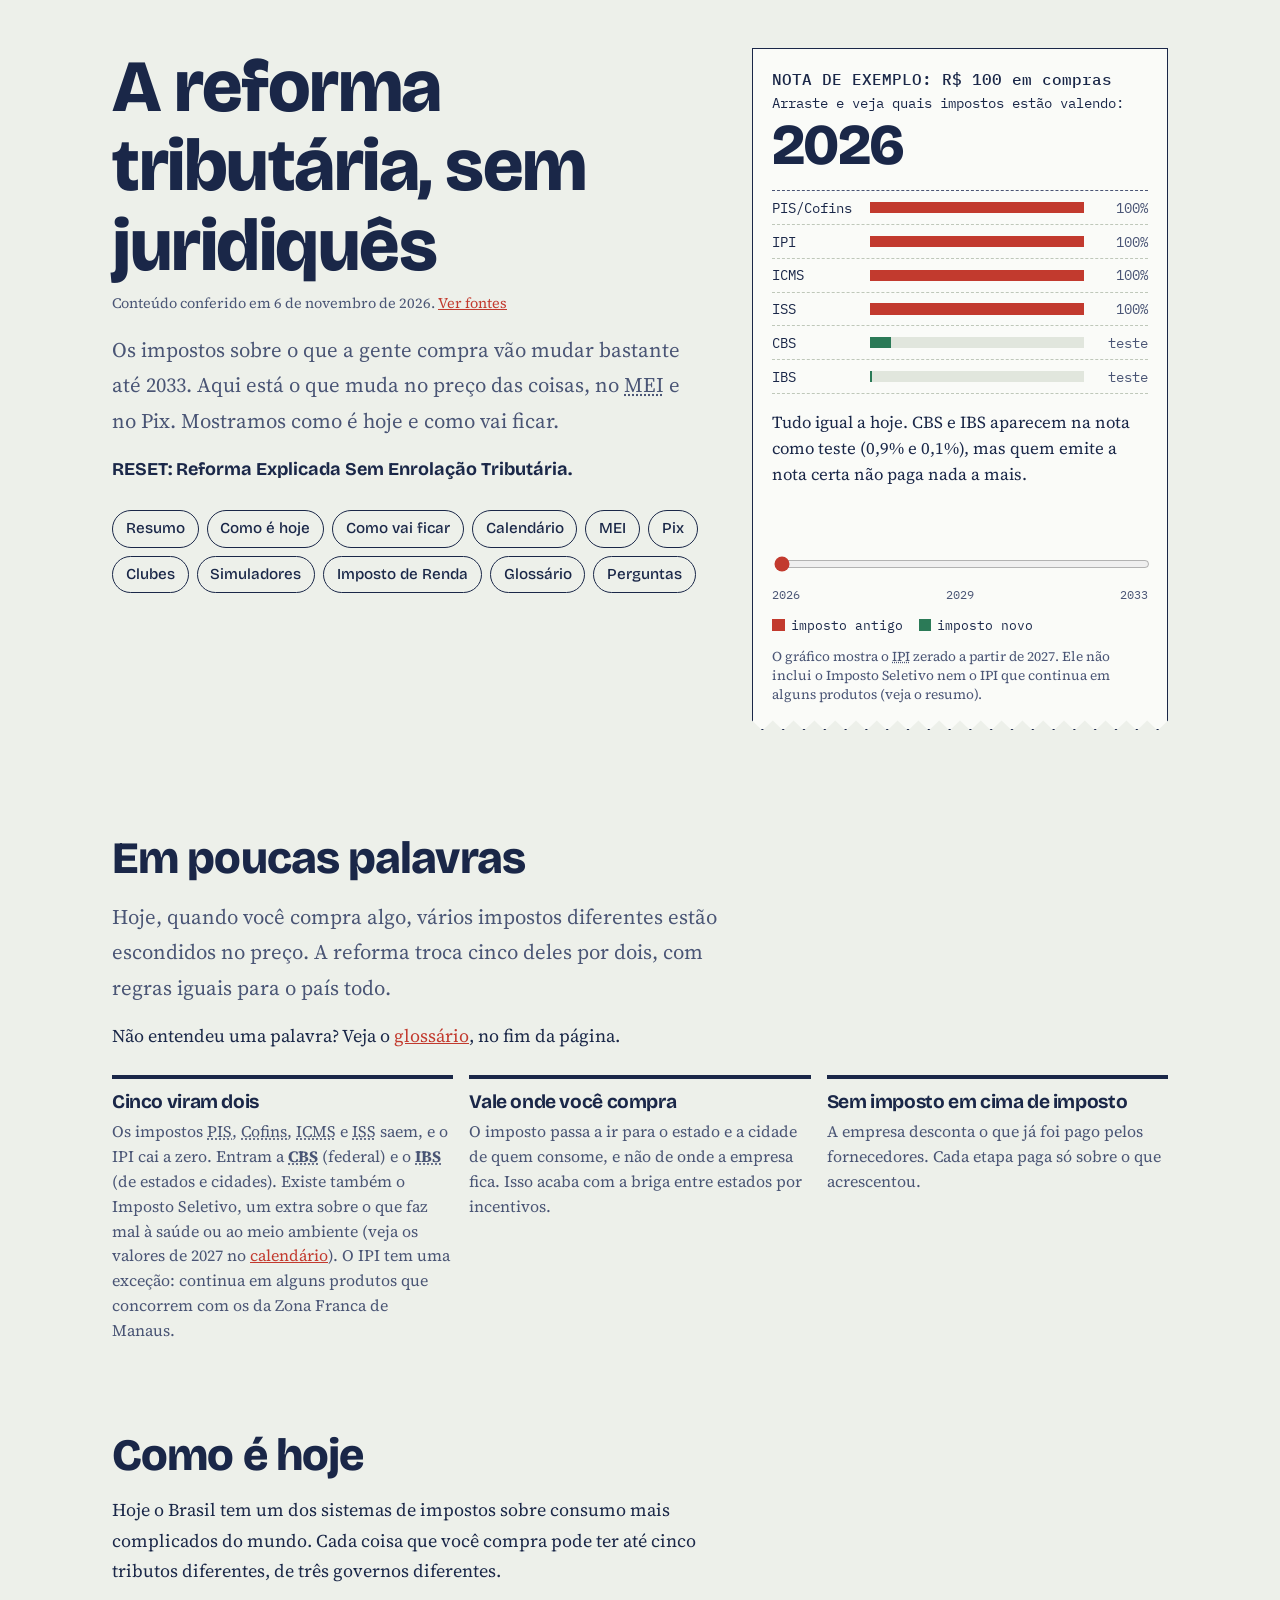
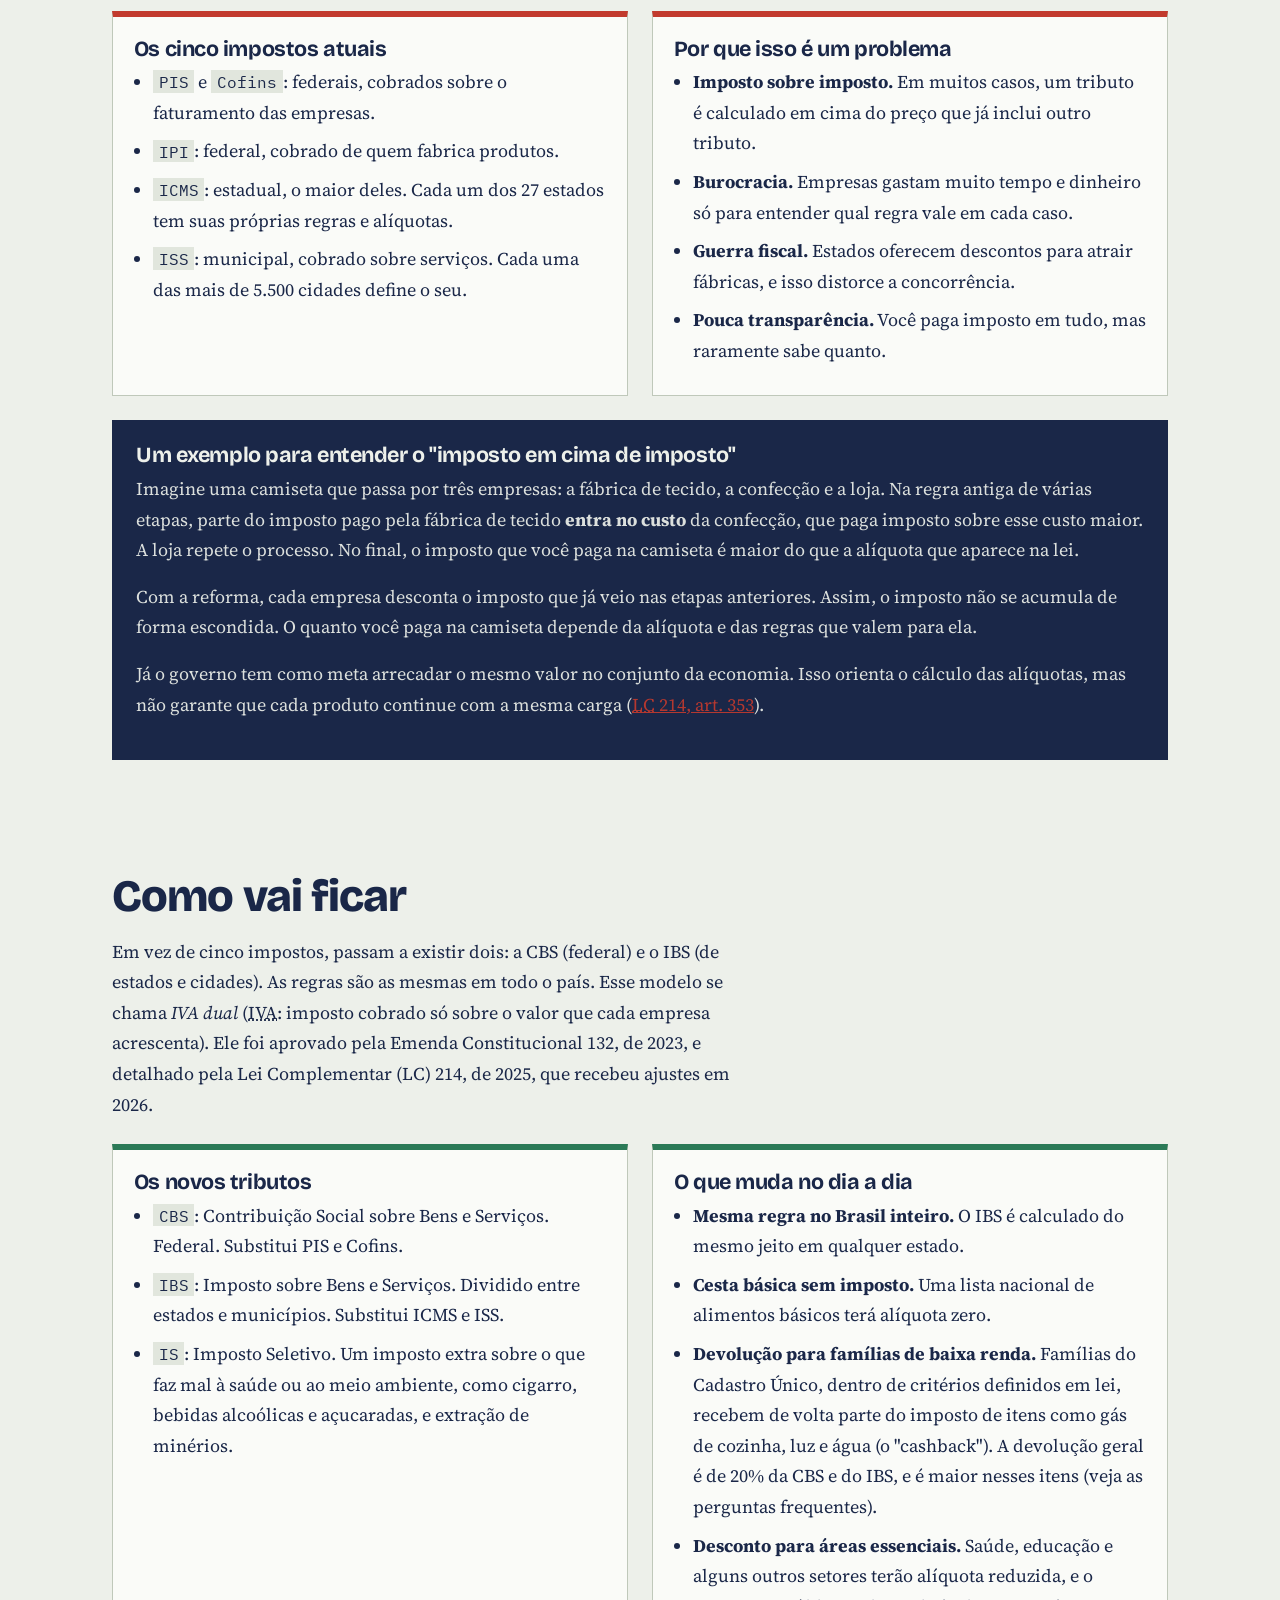
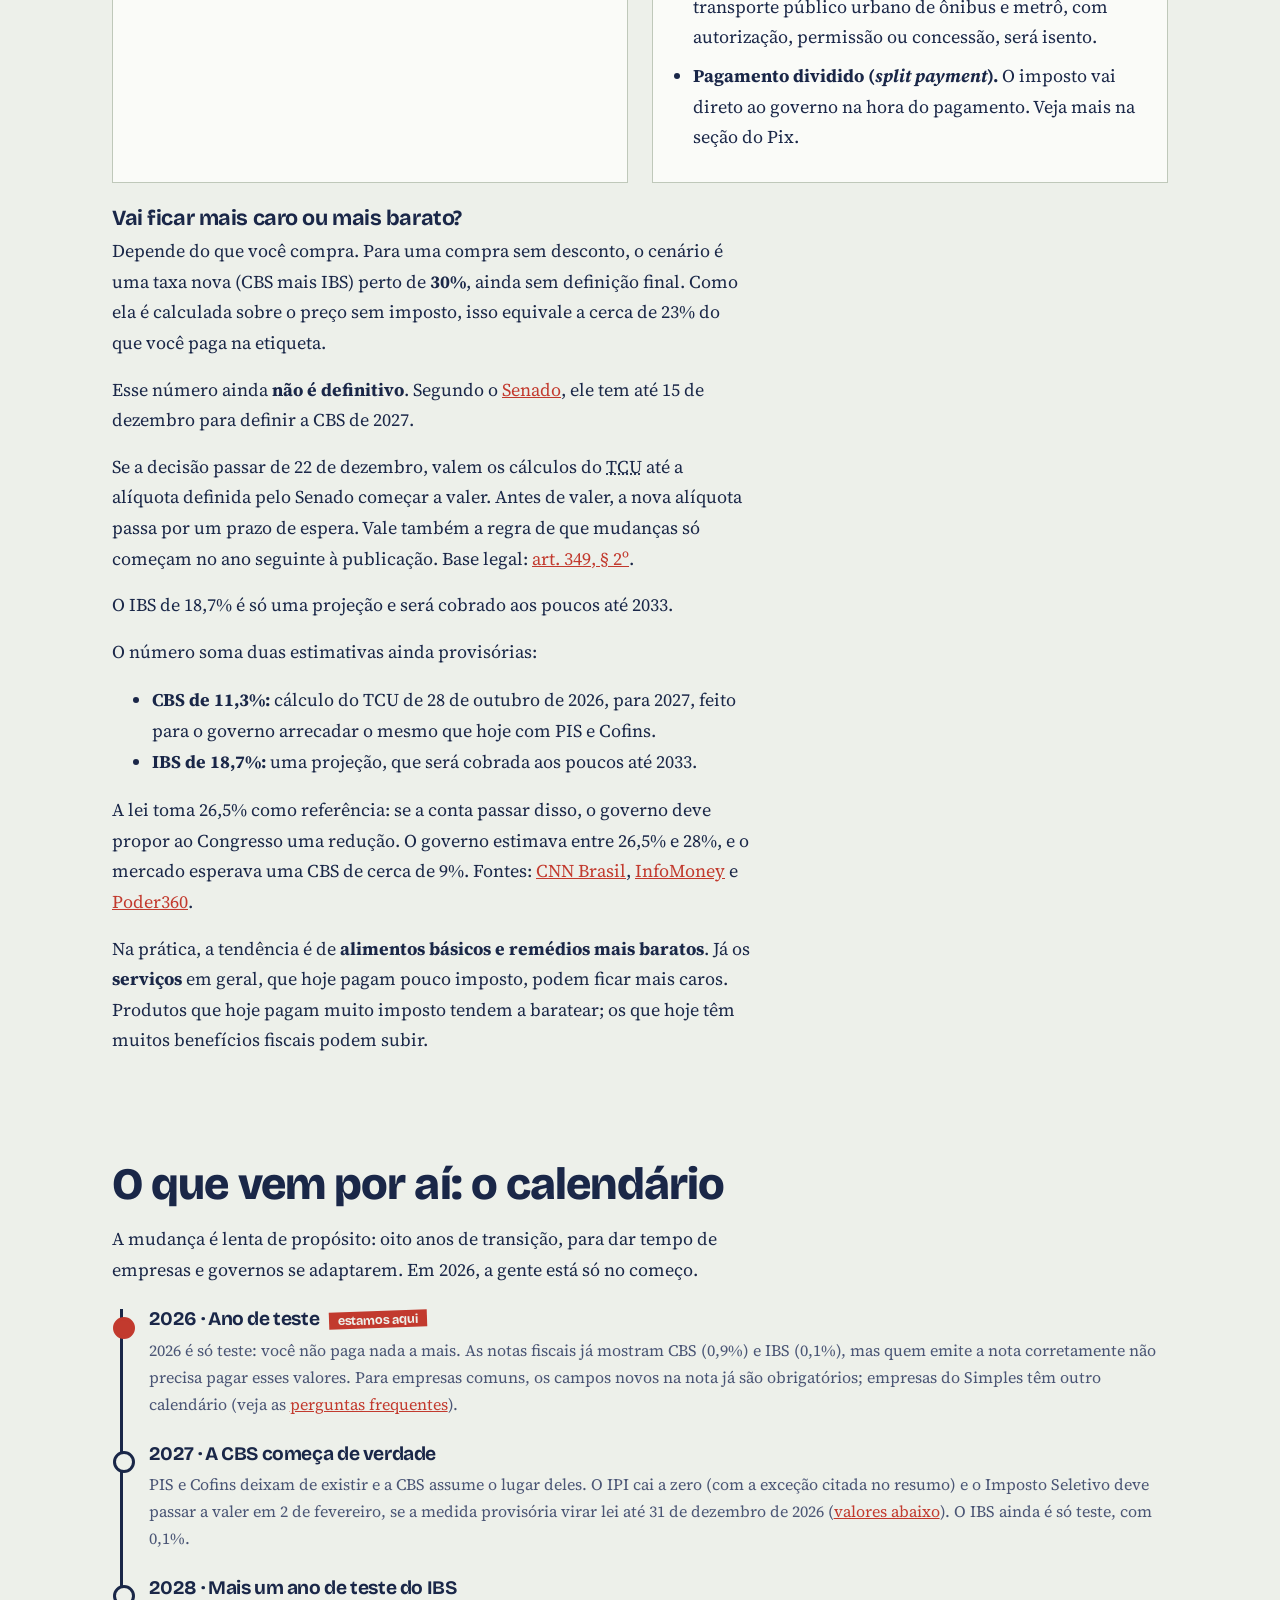
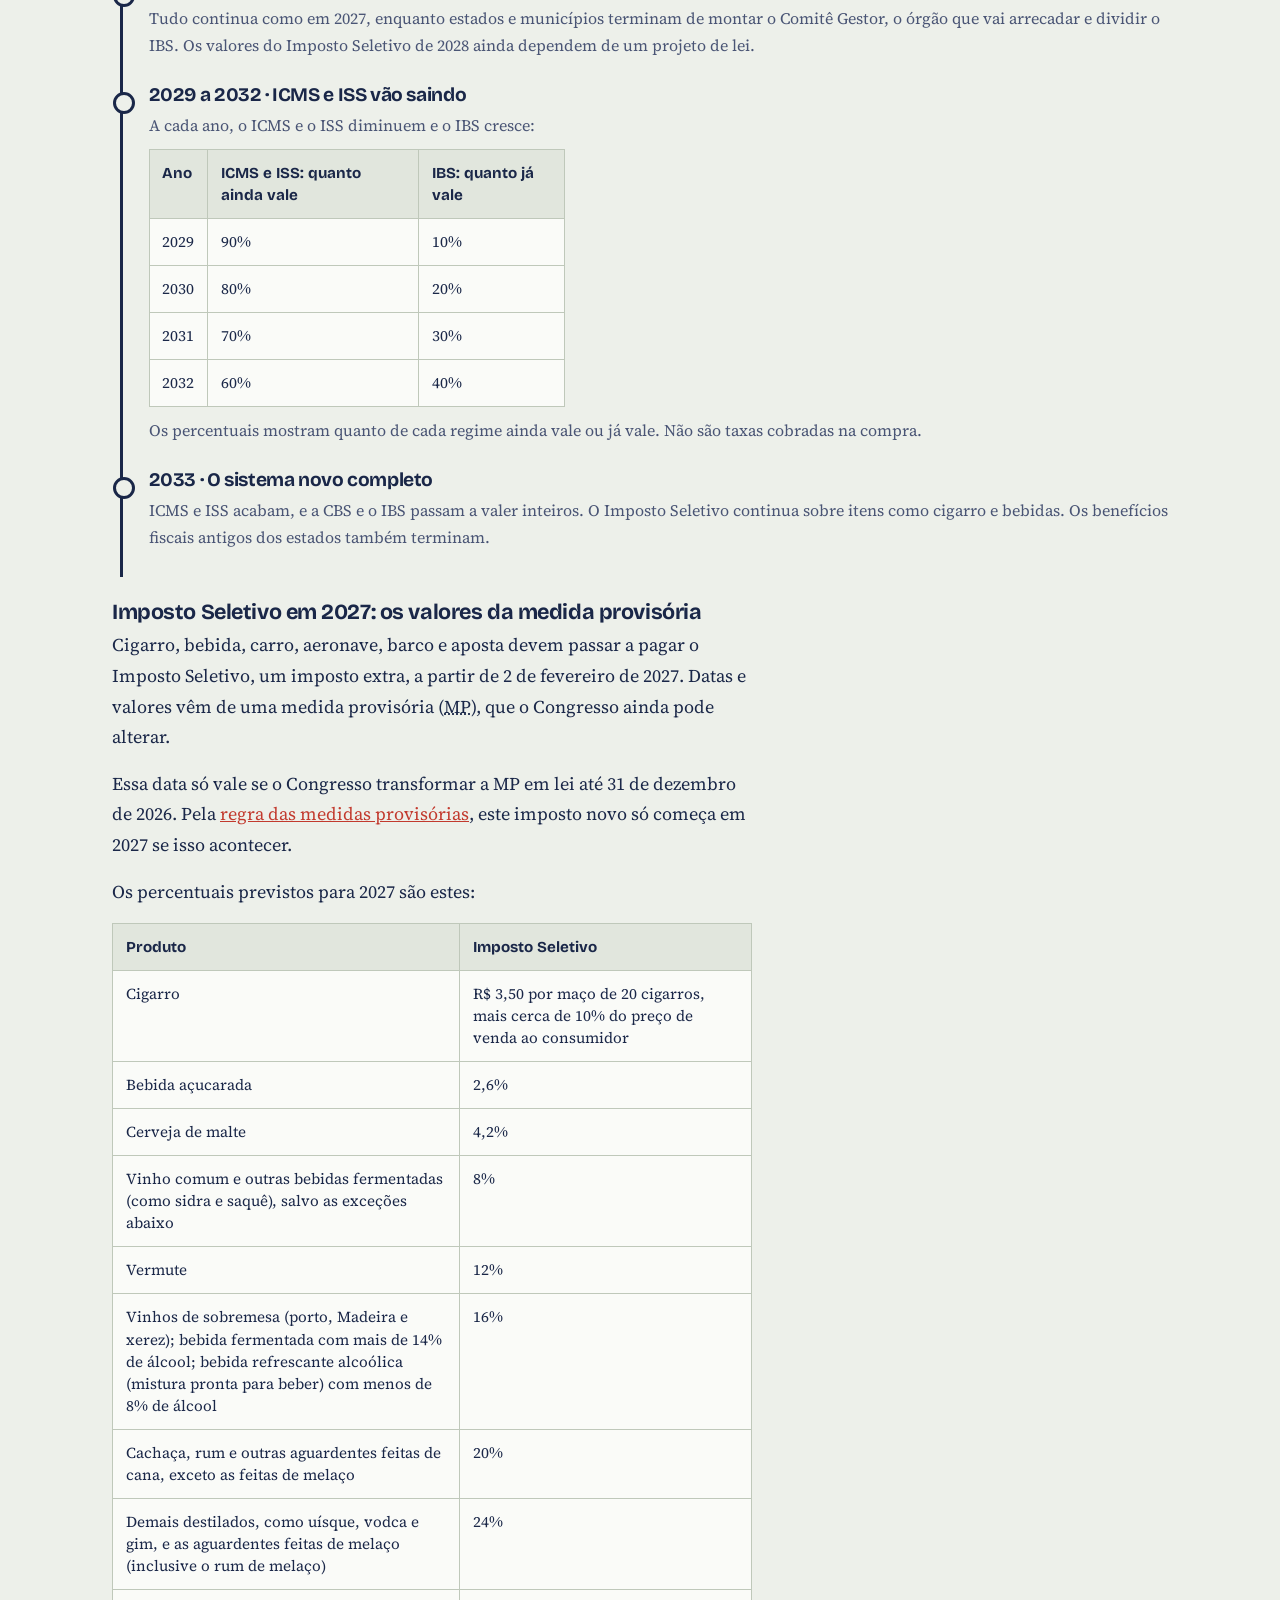
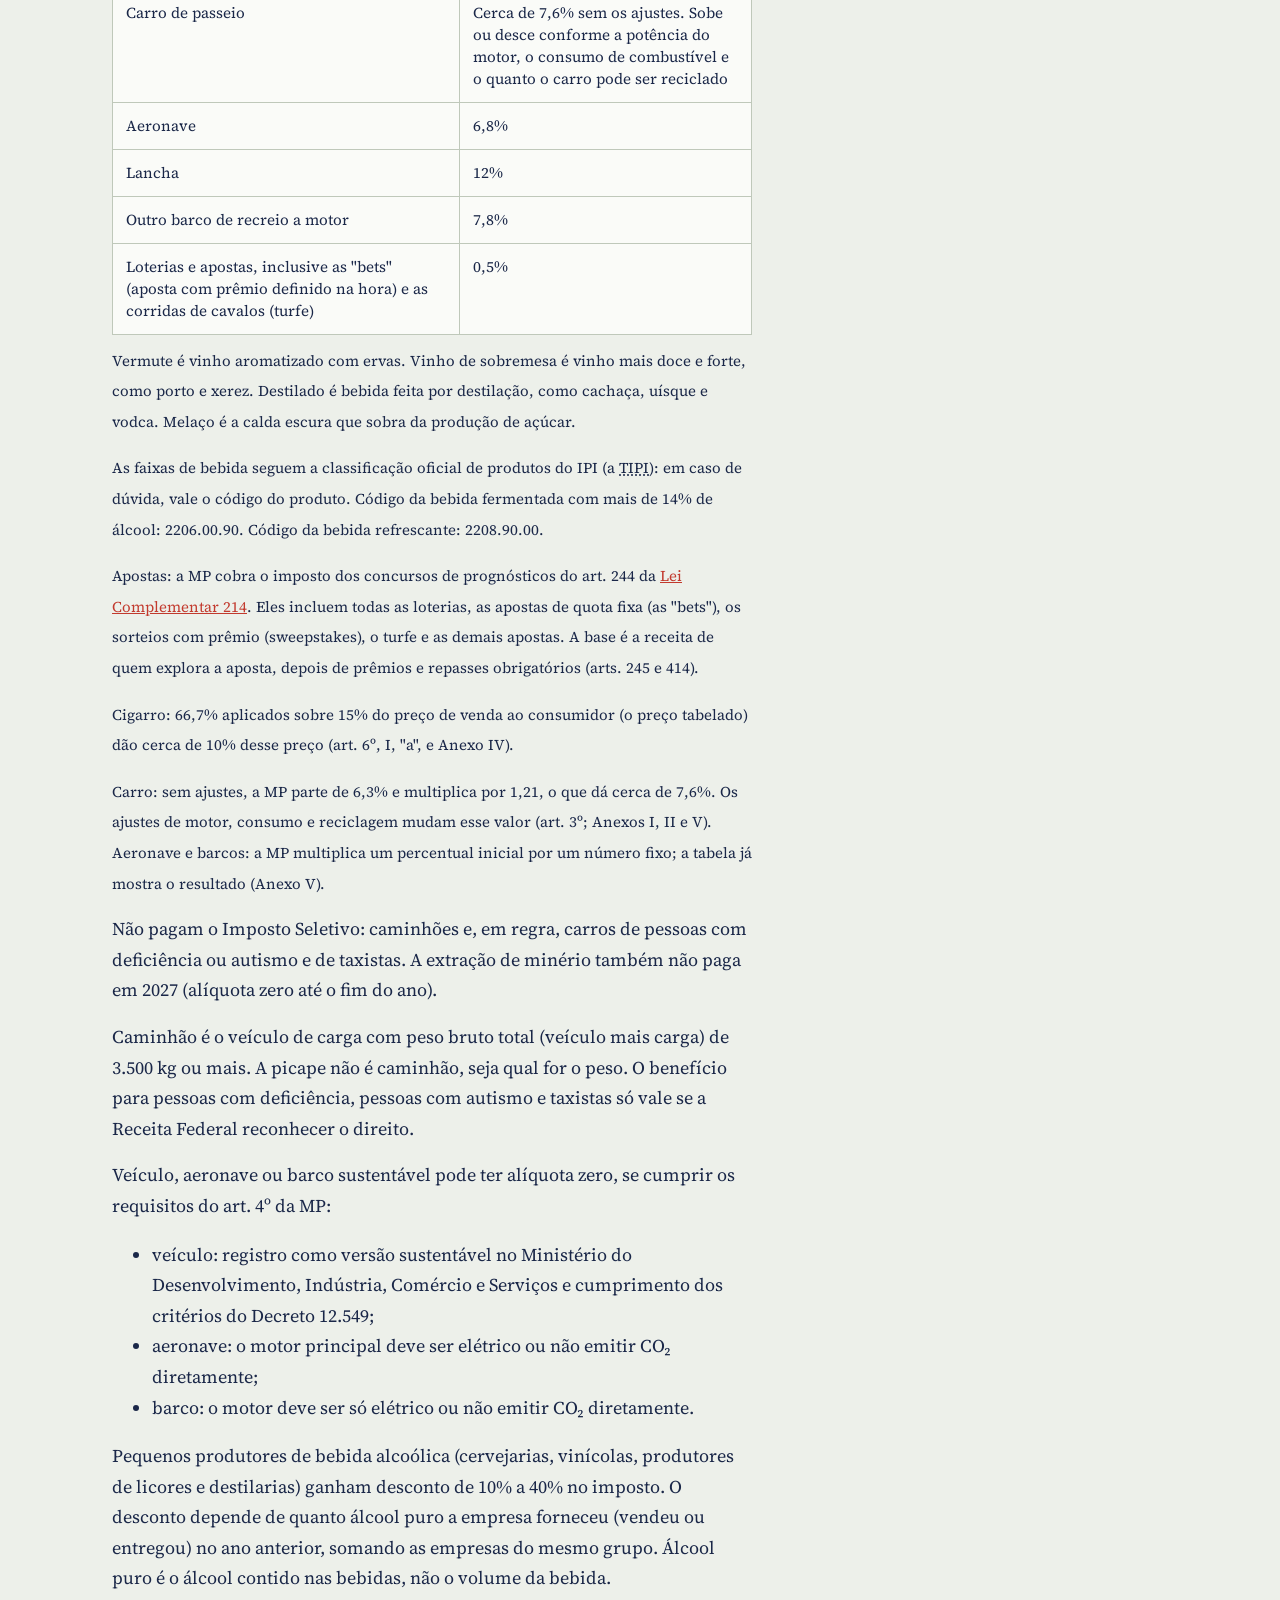
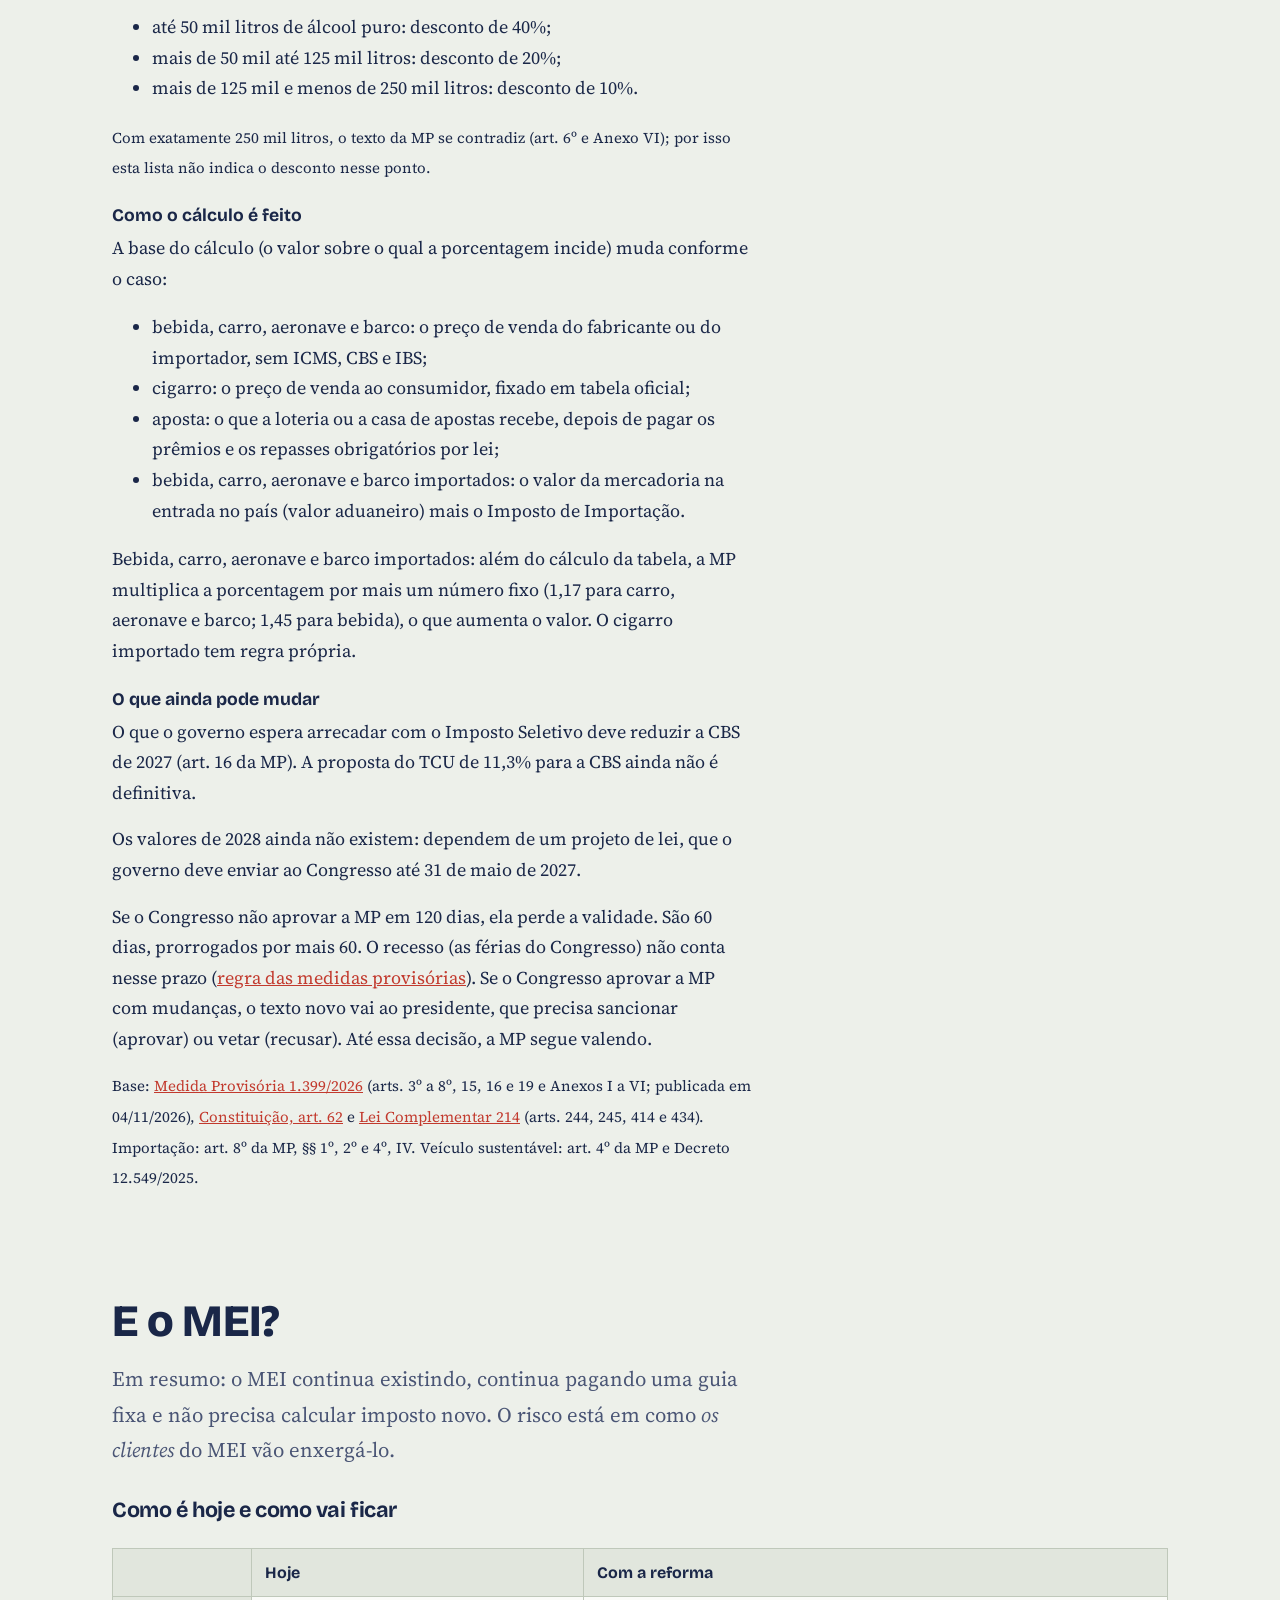
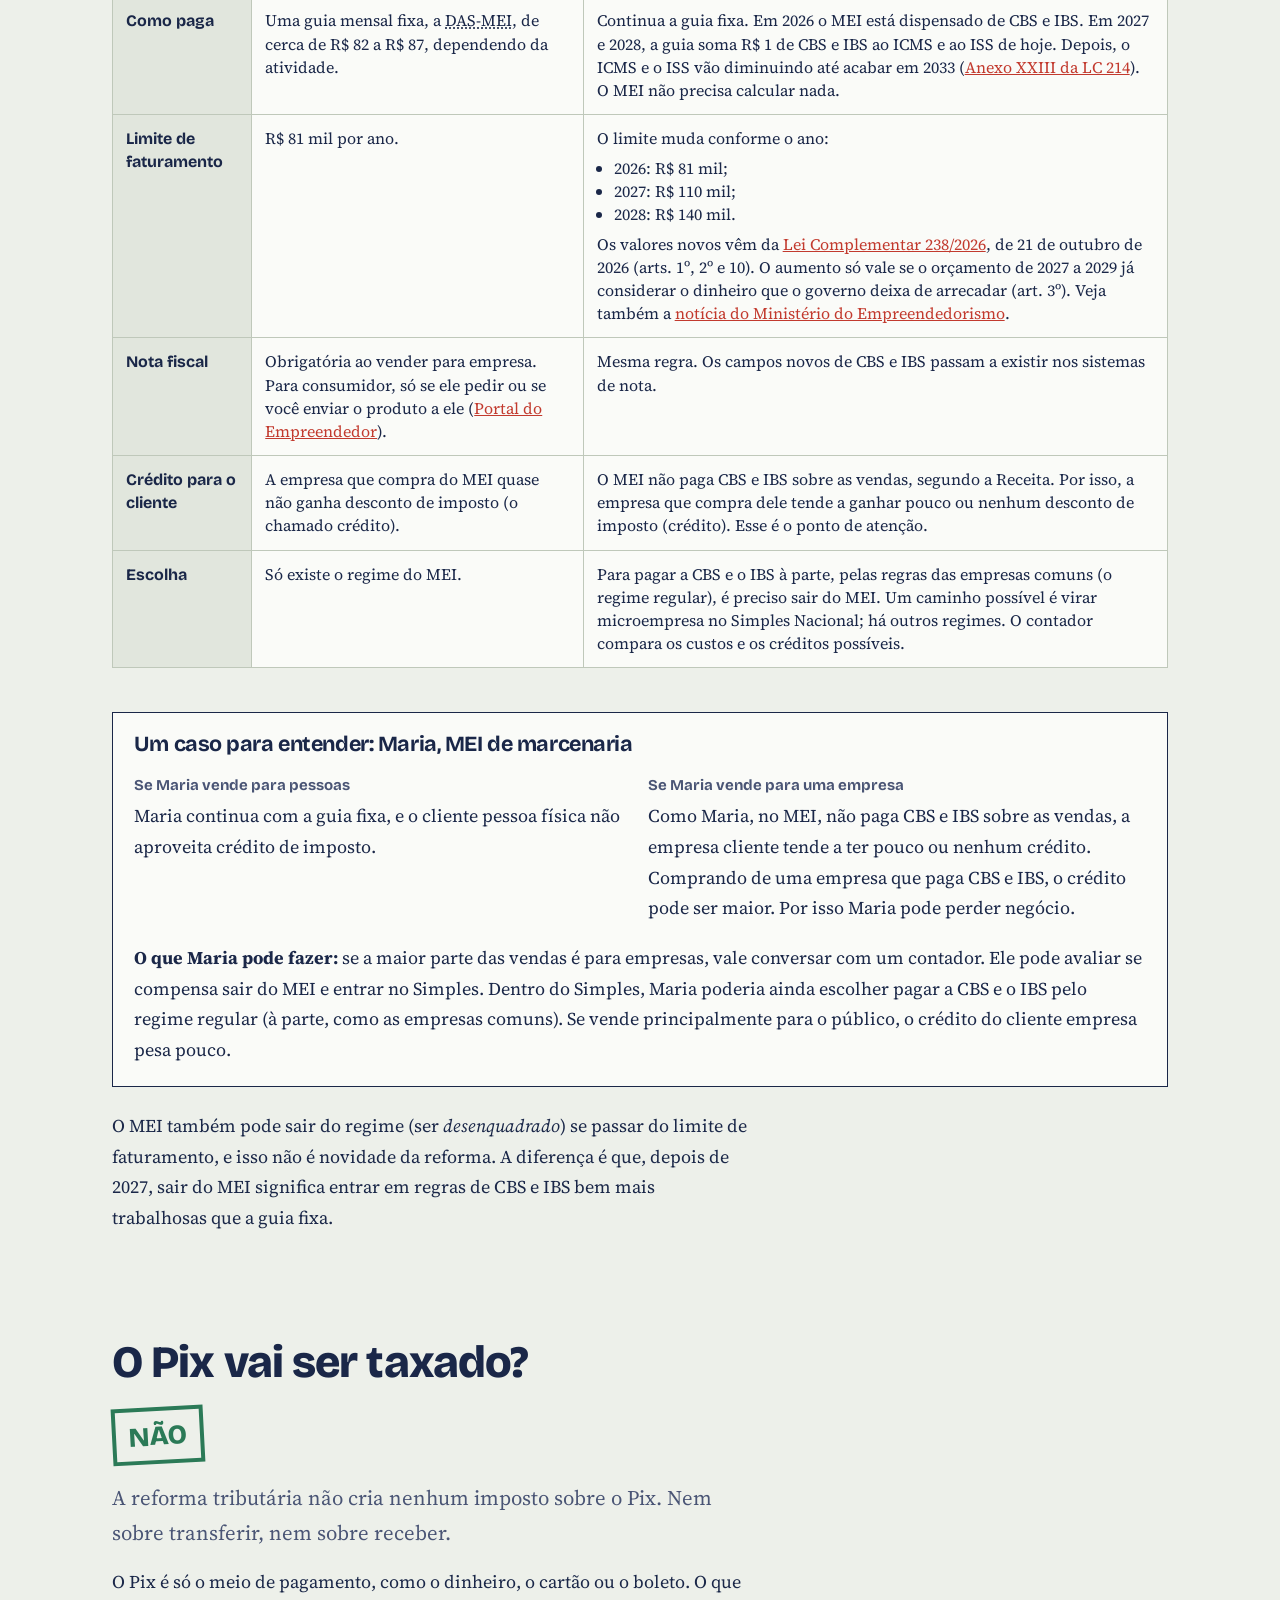
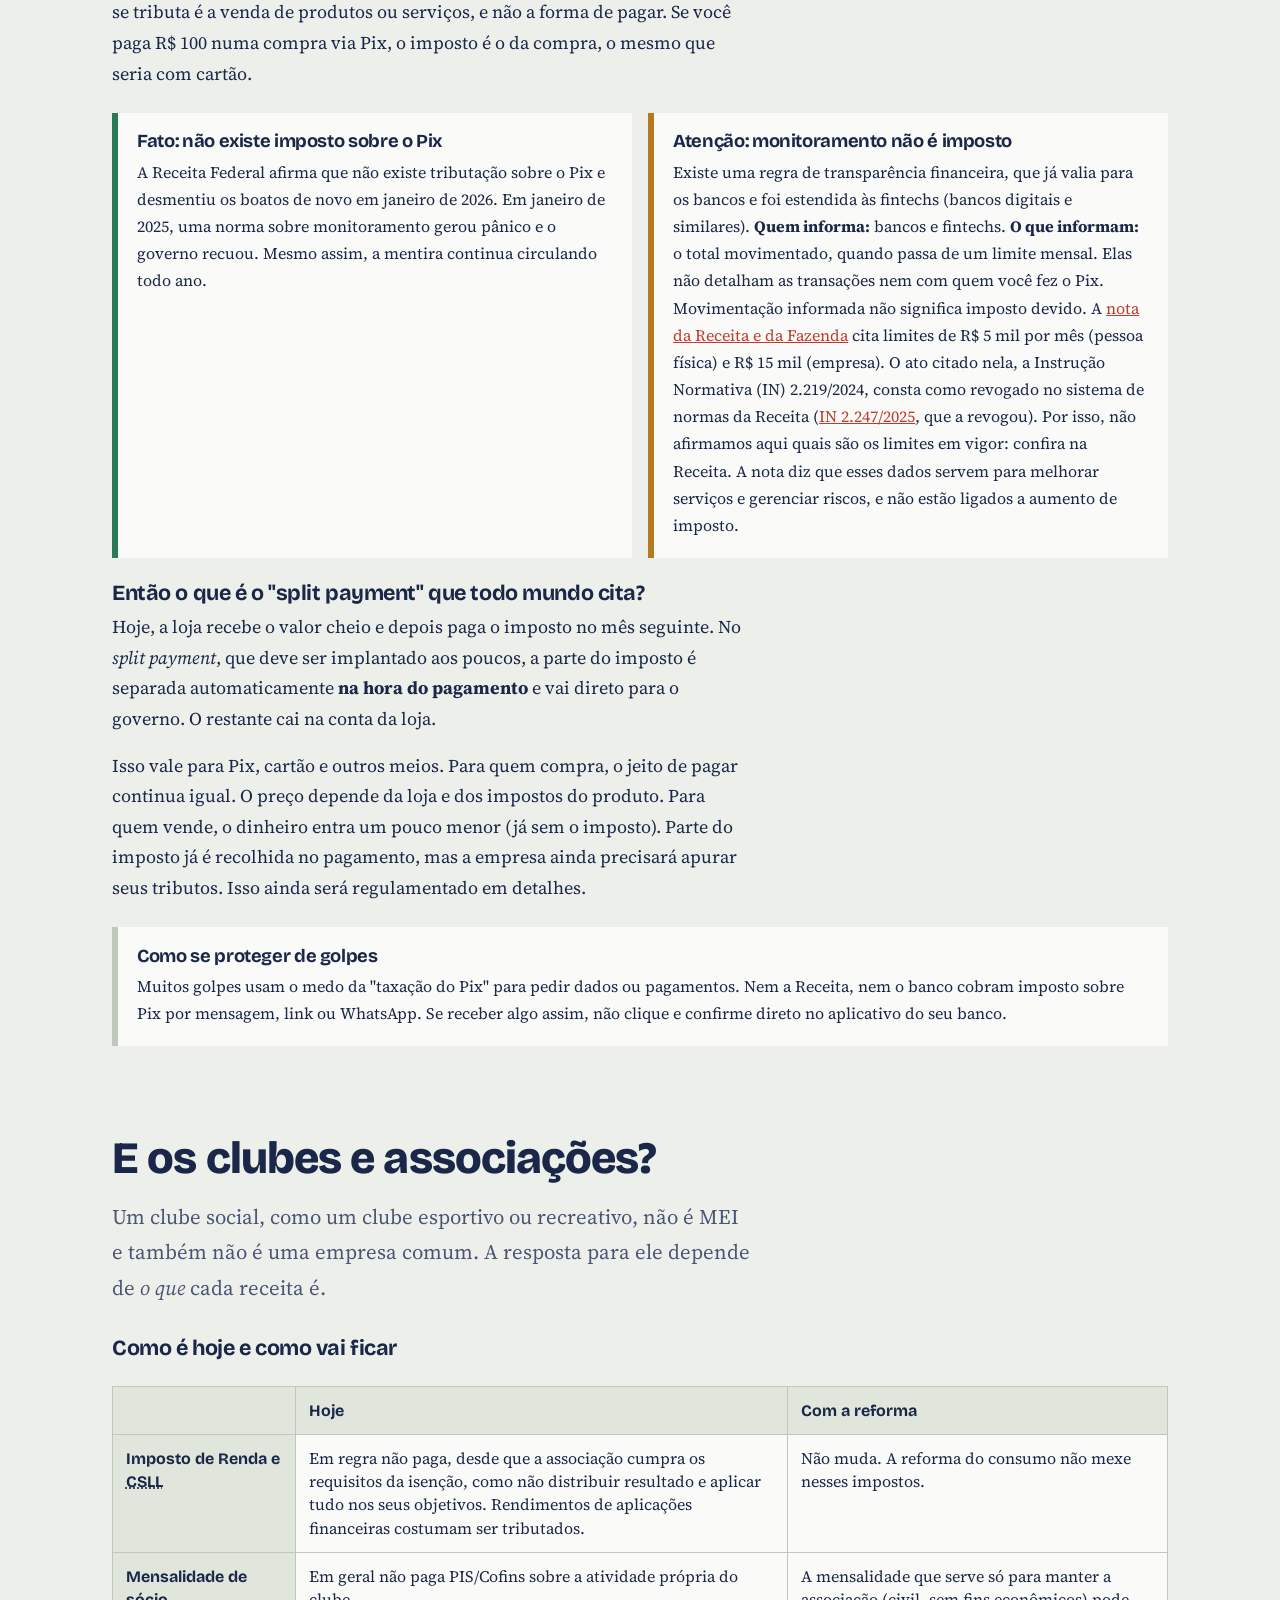
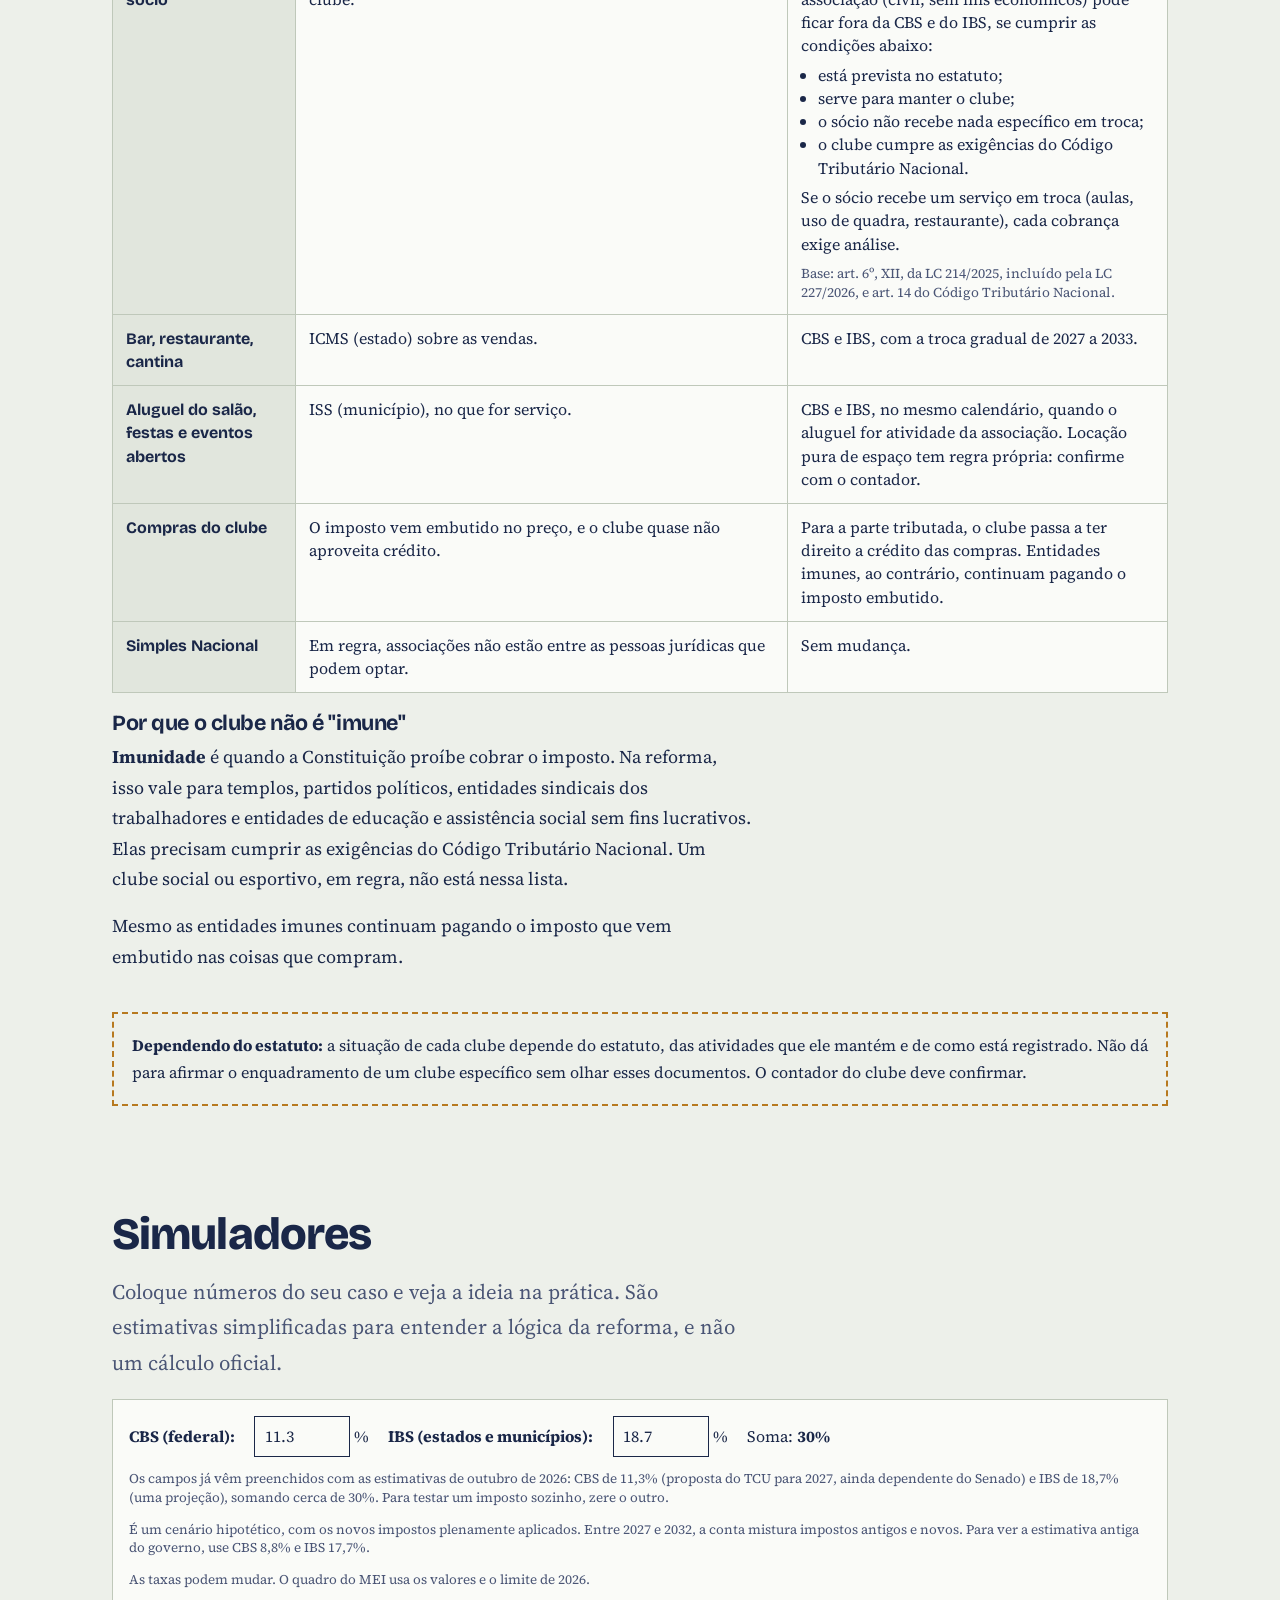
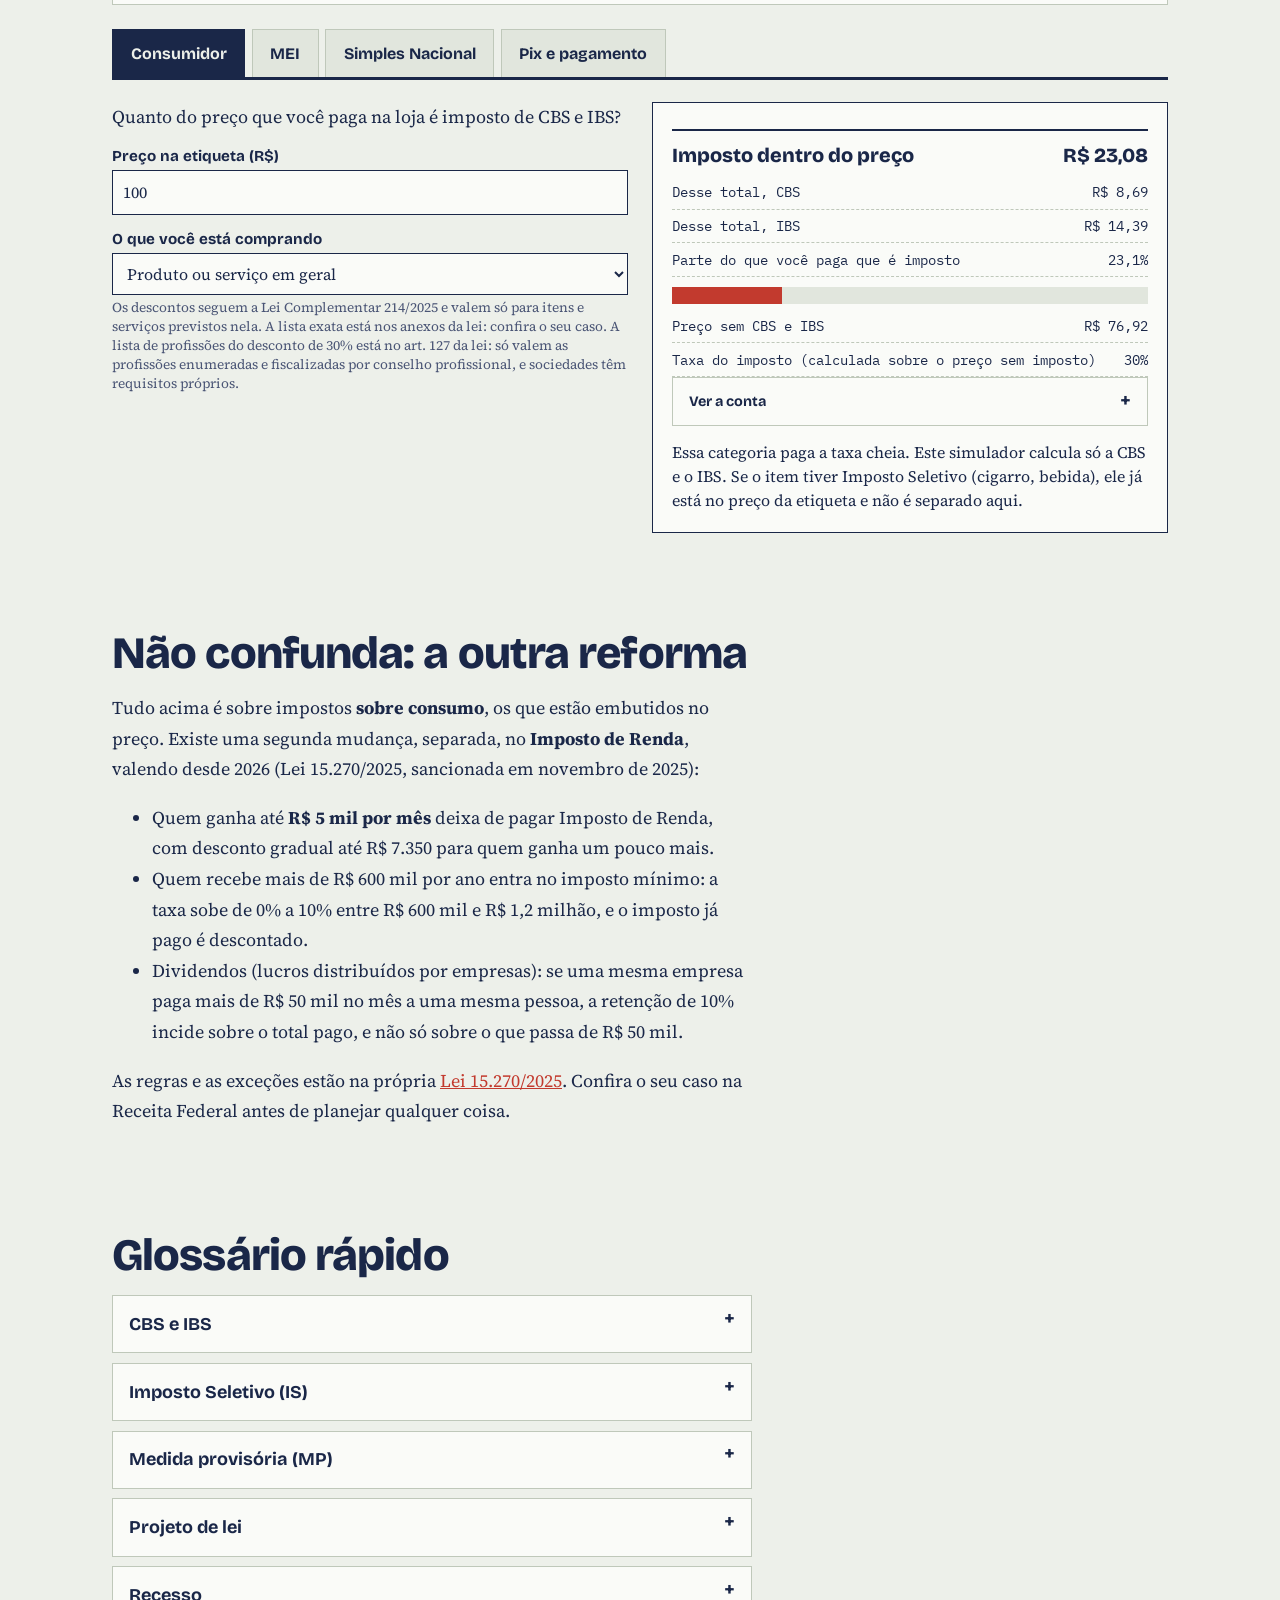
<file: index.html>
<!doctype html>
<html lang="pt-BR">
<head>
<meta charset="utf-8">
<meta name="viewport" content="width=device-width, initial-scale=1">
<title>Reforma tributária explicada: MEI, Pix e o que muda | RESET</title>
<meta name="description" content="Reforma tributária sem juridiquês: o que muda para MEI, clubes, preços e Pix, o calendário de 2026 a 2033, o Imposto Seletivo de 2027 e simuladores.">
<meta name="author" content="Luiz Coura">
<meta name="robots" content="index, follow, max-snippet:-1, max-image-preview:large">
<link rel="canonical" href="https://luizcoura.github.io/reset-tributario/">
<meta name="google-site-verification" content="L6h8p31Zbn6ZNRfFlGr_XrNy9hqiX-qJOjcPm-kFwkk" />
<link rel="icon" type="image/svg+xml" href="favicon.svg">
<link rel="icon" type="image/png" sizes="48x48" href="favicon-48.png">
<link rel="apple-touch-icon" href="apple-touch-icon.png">
<meta name="theme-color" content="#EDF0EA">

<meta property="og:type" content="article">
<meta property="og:locale" content="pt_BR">
<meta property="og:site_name" content="RESET tributário">
<meta property="og:title" content="Reforma tributária explicada: MEI, Pix e o que muda">
<meta property="og:description" content="O que muda com a CBS e o IBS, o MEI, o Pix e o Imposto Seletivo previsto para 2027 (cigarro, bebida, carro, aposta). Explicado para leigos.">
<meta property="og:url" content="https://luizcoura.github.io/reset-tributario/">
<meta property="og:image" content="https://luizcoura.github.io/reset-tributario/og-image.png">
<meta property="og:image:width" content="1200">
<meta property="og:image:height" content="630">
<meta property="og:image:alt" content="Nota fiscal mostrando cinco impostos antigos virando dois: CBS e IBS">
<meta name="twitter:card" content="summary_large_image">
<meta name="twitter:image" content="https://luizcoura.github.io/reset-tributario/og-image.png">
<meta name="twitter:title" content="Reforma tributária explicada: MEI, Pix e o que muda">
<meta name="twitter:description" content="O que muda com a CBS e o IBS, o que acontece com o MEI e se o Pix será taxado.">

<script type="application/ld+json">
{
  "@context":"https://schema.org",
  "@type":"Article",
  "headline":"A reforma tributária, sem juridiquês",
  "description":"O que muda com a reforma tributária brasileira para MEI, clubes, preços e Pix, com o calendário de 2026 a 2033.",
  "inLanguage":"pt-BR",
  "image":"https://luizcoura.github.io/reset-tributario/og-image.png",
  "datePublished":"2026-10-30",
  "dateModified":"2026-11-06",
  "mainEntityOfPage":"https://luizcoura.github.io/reset-tributario/",
  "author":{"@type":"Person","name":"Luiz Coura","url":"https://github.com/luizcoura"},
  "license":"https://github.com/luizcoura/reset-tributario/blob/main/LICENSE",
  "about":["Reforma tributária","CBS","IBS","MEI","Pix"]
}
</script>
<link rel="preconnect" href="https://fonts.googleapis.com">
<link rel="preconnect" href="https://fonts.gstatic.com" crossorigin>
<link href="https://fonts.googleapis.com/css2?family=Bricolage+Grotesque:opsz,wght@12..96,500;12..96,700;12..96,800&family=Source+Serif+4:ital,opsz,wght@0,8..60,400;0,8..60,600;1,8..60,400&family=IBM+Plex+Mono:wght@400;500&display=swap" rel="stylesheet">
<link rel="stylesheet" href="style.css">
</head>
<body>

<header class="topo">
  <div class="wrap hero-grid">
    <div>
      <h1>A reforma tributária, sem juridiquês</h1>
      <p class="conferido">Conteúdo conferido em <time datetime="2026-11-06">6 de novembro de 2026</time>. <a href="#fontes">Ver fontes</a></p>
      <p class="lead">Os impostos sobre o que a gente compra vão mudar bastante até 2033. Aqui está o que muda no preço das coisas, no <abbr title="Microempreendedor Individual">MEI</abbr> e no Pix. Mostramos como é hoje e como vai ficar.</p>
      <p class="assinatura">RESET: Reforma Explicada Sem Enrolação Tributária.</p>
      <nav class="nav" aria-label="Seções">
        <a href="#resumo">Resumo</a>
        <a href="#hoje">Como é hoje</a>
        <a href="#depois">Como vai ficar</a>
        <a href="#prazos">Calendário</a>
        <a href="#mei">MEI</a>
        <a href="#pix">Pix</a>
        <a href="#clubes">Clubes</a>
        <a href="#simuladores">Simuladores</a>
        <a href="#renda">Imposto de Renda</a>
        <a href="#glossario">Glossário</a>
        <a href="perguntas.html">Perguntas</a>
      </nav>
    </div>

    <aside class="nota" aria-labelledby="nota-titulo">
      <h2 id="nota-titulo">NOTA DE EXEMPLO: R$ 100 em compras</h2>
      <div>Arraste e veja quais impostos estão valendo:</div>
      <div class="ano" id="ano" aria-live="polite">2026</div>
      <ul class="linhas" id="linhas"></ul>
      <p class="explica" id="explica"></p>
      <label for="slider" class="sr">Ano</label>
      <input class="slider" type="range" id="slider" min="2026" max="2033" step="1" value="2026">
      <div class="marcas" aria-hidden="true"><span>2026</span><span>2029</span><span>2033</span></div>
      <div class="legenda">
        <span><b class="cor-velho"></b>imposto antigo</span>
        <span><b class="cor-novo"></b>imposto novo</span>
      </div>
      <small class="aviso-grafico">O gráfico mostra o <abbr title="Imposto sobre Produtos Industrializados">IPI</abbr> zerado a partir de 2027. Ele não inclui o Imposto Seletivo nem o IPI que continua em alguns produtos (veja o resumo).</small>
    </aside>
  </div>
</header>

<main>
<section id="resumo">
  <div class="wrap">
    <h2>Em poucas palavras</h2>
    <div class="texto">
      <p class="lead">Hoje, quando você compra algo, vários impostos diferentes estão escondidos no preço. A reforma troca cinco deles por dois, com regras iguais para o país todo.</p>
      <p>Não entendeu uma palavra? Veja o <a href="#glossario">glossário</a>, no fim da página.</p>
    </div>
    <div class="tres">
      <div>
        <h3>Cinco viram dois</h3>
        <p>Os impostos <abbr title="Programa de Integração Social">PIS</abbr>, <abbr title="Contribuição para o Financiamento da Seguridade Social">Cofins</abbr>, <abbr title="Imposto sobre Circulação de Mercadorias e Serviços">ICMS</abbr> e <abbr title="Imposto Sobre Serviços">ISS</abbr> saem, e o IPI cai a zero. Entram a <strong><abbr title="Contribuição Social sobre Bens e Serviços">CBS</abbr></strong> (federal) e o <strong><abbr title="Imposto sobre Bens e Serviços">IBS</abbr></strong> (de estados e cidades). Existe também o Imposto Seletivo, um extra sobre o que faz mal à saúde ou ao meio ambiente (veja os valores de 2027 no <a href="#seletivo">calendário</a>). O IPI tem uma exceção: continua em alguns produtos que concorrem com os da Zona Franca de Manaus.</p>
      </div>
      <div>
        <h3>Vale onde você compra</h3>
        <p>O imposto passa a ir para o estado e a cidade de quem consome, e não de onde a empresa fica. Isso acaba com a briga entre estados por incentivos.</p>
      </div>
      <div>
        <h3>Sem imposto em cima de imposto</h3>
        <p>A empresa desconta o que já foi pago pelos fornecedores. Cada etapa paga só sobre o que acrescentou.</p>
      </div>
    </div>
  </div>
</section>

<section id="hoje">
  <div class="wrap">
    <h2>Como é hoje</h2>
    <div class="texto">
      <p>Hoje o Brasil tem um dos sistemas de impostos sobre consumo mais complicados do mundo. Cada coisa que você compra pode ter até cinco tributos diferentes, de três governos diferentes.</p>
    </div>
    <div class="comparar">
      <div class="col hoje">
        <h3>Os cinco impostos atuais</h3>
        <ul>
          <li><span class="sigla">PIS</span> e <span class="sigla">Cofins</span>: federais, cobrados sobre o faturamento das empresas.</li>
          <li><span class="sigla">IPI</span>: federal, cobrado de quem fabrica produtos.</li>
          <li><span class="sigla">ICMS</span>: estadual, o maior deles. Cada um dos 27 estados tem suas próprias regras e alíquotas.</li>
          <li><span class="sigla">ISS</span>: municipal, cobrado sobre serviços. Cada uma das mais de 5.500 cidades define o seu.</li>
        </ul>
      </div>
      <div class="col hoje">
        <h3>Por que isso é um problema</h3>
        <ul>
          <li><strong>Imposto sobre imposto.</strong> Em muitos casos, um tributo é calculado em cima do preço que já inclui outro tributo.</li>
          <li><strong>Burocracia.</strong> Empresas gastam muito tempo e dinheiro só para entender qual regra vale em cada caso.</li>
          <li><strong>Guerra fiscal.</strong> Estados oferecem descontos para atrair fábricas, e isso distorce a concorrência.</li>
          <li><strong>Pouca transparência.</strong> Você paga imposto em tudo, mas raramente sabe quanto.</li>
        </ul>
      </div>
    </div>

    <div class="exemplo">
      <h3>Um exemplo para entender o "imposto em cima de imposto"</h3>
      <p>Imagine uma camiseta que passa por três empresas: a fábrica de tecido, a confecção e a loja. Na regra antiga de várias etapas, parte do imposto pago pela fábrica de tecido <strong>entra no custo</strong> da confecção, que paga imposto sobre esse custo maior. A loja repete o processo. No final, o imposto que você paga na camiseta é maior do que a alíquota que aparece na lei.</p>
      <p>Com a reforma, cada empresa desconta o imposto que já veio nas etapas anteriores. Assim, o imposto não se acumula de forma escondida. O quanto você paga na camiseta depende da alíquota e das regras que valem para ela.</p>
      <p>Já o governo tem como meta arrecadar o mesmo valor no conjunto da economia. Isso orienta o cálculo das alíquotas, mas não garante que cada produto continue com a mesma carga (<a href="https://www.fazenda.mg.gov.br/empresas/legislacao_tributaria/leis/2025/lc214_2025.pdf"><abbr title="Lei Complementar">LC</abbr> 214, art. 353</a>).</p>
    </div>
  </div>
</section>

<section id="depois">
  <div class="wrap">
    <h2>Como vai ficar</h2>
    <div class="texto">
      <p>Em vez de cinco impostos, passam a existir dois: a CBS (federal) e o IBS (de estados e cidades). As regras são as mesmas em todo o país. Esse modelo se chama <em>IVA dual</em> (<abbr title="Imposto sobre Valor Agregado">IVA</abbr>: imposto cobrado só sobre o valor que cada empresa acrescenta). Ele foi aprovado pela Emenda Constitucional 132, de 2023, e detalhado pela Lei Complementar (LC) 214, de 2025, que recebeu ajustes em 2026.</p>
    </div>

    <div class="comparar">
      <div class="col depois">
        <h3>Os novos tributos</h3>
        <ul>
          <li><span class="sigla">CBS</span>: Contribuição Social sobre Bens e Serviços. Federal. Substitui PIS e Cofins.</li>
          <li><span class="sigla">IBS</span>: Imposto sobre Bens e Serviços. Dividido entre estados e municípios. Substitui ICMS e ISS.</li>
          <li><span class="sigla">IS</span>: Imposto Seletivo. Um imposto extra sobre o que faz mal à saúde ou ao meio ambiente, como cigarro, bebidas alcoólicas e açucaradas, e extração de minérios.</li>
        </ul>
      </div>
      <div class="col depois">
        <h3>O que muda no dia a dia</h3>
        <ul>
          <li><strong>Mesma regra no Brasil inteiro.</strong> O IBS é calculado do mesmo jeito em qualquer estado.</li>
          <li><strong>Cesta básica sem imposto.</strong> Uma lista nacional de alimentos básicos terá alíquota zero.</li>
          <li><strong>Devolução para famílias de baixa renda.</strong> Famílias do Cadastro Único, dentro de critérios definidos em lei, recebem de volta parte do imposto de itens como gás de cozinha, luz e água (o "cashback"). A devolução geral é de 20% da CBS e do IBS, e é maior nesses itens (veja as perguntas frequentes).</li>
          <li><strong>Desconto para áreas essenciais.</strong> Saúde, educação e alguns outros setores terão alíquota reduzida, e o transporte público urbano de ônibus e metrô, com autorização, permissão ou concessão, será isento.</li>
          <li><strong>Pagamento dividido (<em>split payment</em>).</strong> O imposto vai direto ao governo na hora do pagamento. Veja mais na seção do Pix.</li>
        </ul>
      </div>
    </div>

    <div class="texto">
      <h3>Vai ficar mais caro ou mais barato?</h3>
      <p>Depende do que você compra. Para uma compra sem desconto, o cenário é uma taxa nova (CBS mais IBS) perto de <strong>30%</strong>, ainda sem definição final. Como ela é calculada sobre o preço sem imposto, isso equivale a cerca de 23% do que você paga na etiqueta.</p>
      <p>Esse número ainda <strong>não é definitivo</strong>. Segundo o <a href="https://www12.senado.leg.br/noticias/audios/2026/10/reforma-tributaria-aliquota-da-cbs-sera-definida-pelo-senado">Senado</a>, ele tem até 15 de dezembro para definir a CBS de 2027.</p>
      <p>Se a decisão passar de 22 de dezembro, valem os cálculos do <abbr title="Tribunal de Contas da União, que fiscaliza as contas do governo">TCU</abbr> até a alíquota definida pelo Senado começar a valer. Antes de valer, a nova alíquota passa por um prazo de espera. Vale também a regra de que mudanças só começam no ano seguinte à publicação. Base legal: <a href="https://www.fazenda.mg.gov.br/empresas/legislacao_tributaria/leis/2025/lc214_2025.pdf">art. 349, § 2º</a>.</p>
      <p>O IBS de 18,7% é só uma projeção e será cobrado aos poucos até 2033.</p>
      <p>O número soma duas estimativas ainda provisórias:</p>
      <ul>
        <li><strong>CBS de 11,3%:</strong> cálculo do TCU de 28 de outubro de 2026, para 2027, feito para o governo arrecadar o mesmo que hoje com PIS e Cofins.</li>
        <li><strong>IBS de 18,7%:</strong> uma projeção, que será cobrada aos poucos até 2033.</li>
      </ul>
      <p>A lei toma 26,5% como referência: se a conta passar disso, o governo deve propor ao Congresso uma redução. O governo estimava entre 26,5% e 28%, e o mercado esperava uma CBS de cerca de 9%. Fontes: <a href="https://www.cnnbrasil.com.br/economia/money/macroeconomia/reforma-tributaria-tcu-propoe-aliquota-de-113-para-cbs-em-2027/">CNN Brasil</a>, <a href="https://www.infomoney.com.br/business/cbs-de-113-surpreende-e-acende-alerta-para-alta-de-impostos-em-2027/">InfoMoney</a> e <a href="https://www.poder360.com.br/poder-economia/tcu-fixa-aliquota-da-cbs-em-113-para-2027/">Poder360</a>.</p>
      <p>Na prática, a tendência é de <strong>alimentos básicos e remédios mais baratos</strong>. Já os <strong>serviços</strong> em geral, que hoje pagam pouco imposto, podem ficar mais caros. Produtos que hoje pagam muito imposto tendem a baratear; os que hoje têm muitos benefícios fiscais podem subir.</p>
    </div>
  </div>
</section>

<section id="prazos">
  <div class="wrap">
    <h2>O que vem por aí: o calendário</h2>
    <div class="texto">
      <p>A mudança é lenta de propósito: oito anos de transição, para dar tempo de empresas e governos se adaptarem. Em 2026, a gente está só no começo.</p>
    </div>
    <ol class="tempo">
      <li class="agora"><h3>2026 · Ano de teste <span class="etiqueta">estamos aqui</span></h3><p>2026 é só teste: você não paga nada a mais. As notas fiscais já mostram CBS (0,9%) e IBS (0,1%), mas quem emite a nota corretamente não precisa pagar esses valores. Para empresas comuns, os campos novos na nota já são obrigatórios; empresas do Simples têm outro calendário (veja as <a href="perguntas.html#agora">perguntas frequentes</a>).</p></li>
      <li><h3>2027 · A CBS começa de verdade</h3><p>PIS e Cofins deixam de existir e a CBS assume o lugar deles. O IPI cai a zero (com a exceção citada no resumo) e o Imposto Seletivo deve passar a valer em 2 de fevereiro, se a medida provisória virar lei até 31 de dezembro de 2026 (<a href="#seletivo">valores abaixo</a>). O IBS ainda é só teste, com 0,1%.</p></li>
      <li><h3>2028 · Mais um ano de teste do IBS</h3><p>Tudo continua como em 2027, enquanto estados e municípios terminam de montar o Comitê Gestor, o órgão que vai arrecadar e dividir o IBS. Os valores do Imposto Seletivo de 2028 ainda dependem de um projeto de lei.</p></li>
      <li><h3>2029 a 2032 · ICMS e ISS vão saindo</h3><p>A cada ano, o ICMS e o ISS diminuem e o IBS cresce:</p><table class="mini"><thead><tr><th>Ano</th><th>ICMS e ISS: quanto ainda vale</th><th>IBS: quanto já vale</th></tr></thead><tbody><tr><td>2029</td><td>90%</td><td>10%</td></tr><tr><td>2030</td><td>80%</td><td>20%</td></tr><tr><td>2031</td><td>70%</td><td>30%</td></tr><tr><td>2032</td><td>60%</td><td>40%</td></tr></tbody></table><p>Os percentuais mostram quanto de cada regime ainda vale ou já vale. Não são taxas cobradas na compra.</p></li>
      <li><h3>2033 · O sistema novo completo</h3><p>ICMS e ISS acabam, e a CBS e o IBS passam a valer inteiros. O Imposto Seletivo continua sobre itens como cigarro e bebidas. Os benefícios fiscais antigos dos estados também terminam.</p></li>
    </ol>
    <div class="texto" id="seletivo">
      <h3>Imposto Seletivo em 2027: os valores da medida provisória</h3>
      <p>Cigarro, bebida, carro, aeronave, barco e aposta devem passar a pagar o Imposto Seletivo, um imposto extra, a partir de 2 de fevereiro de 2027. Datas e valores vêm de uma medida provisória (<abbr title="Medida provisória">MP</abbr>), que o Congresso ainda pode alterar.</p>
      <p>Essa data só vale se o Congresso transformar a MP em lei até 31 de dezembro de 2026. Pela <a href="https://www.planalto.gov.br/ccivil_03/constituicao/constituicao.htm#art62">regra das medidas provisórias</a>, este imposto novo só começa em 2027 se isso acontecer.</p>
      <p>Os percentuais previstos para 2027 são estes:</p>
      <table class="mini mini-larga"><thead><tr><th>Produto</th><th>Imposto Seletivo</th></tr></thead><tbody>
        <tr><td>Cigarro</td><td>R$ 3,50 por maço de 20 cigarros, mais cerca de 10% do preço de venda ao consumidor</td></tr>
        <tr><td>Bebida açucarada</td><td>2,6%</td></tr>
        <tr><td>Cerveja de malte</td><td>4,2%</td></tr>
        <tr><td>Vinho comum e outras bebidas fermentadas (como sidra e saquê), salvo as exceções abaixo</td><td>8%</td></tr>
        <tr><td>Vermute</td><td>12%</td></tr>
        <tr><td>Vinhos de sobremesa (porto, Madeira e xerez); bebida fermentada com mais de 14% de álcool; bebida refrescante alcoólica (mistura pronta para beber) com menos de 8% de álcool</td><td>16%</td></tr>
        <tr><td>Cachaça, rum e outras aguardentes feitas de cana, exceto as feitas de melaço</td><td>20%</td></tr>
        <tr><td>Demais destilados, como uísque, vodca e gim, e as aguardentes feitas de melaço (inclusive o rum de melaço)</td><td>24%</td></tr>
        <tr><td>Carro de passeio</td><td>Cerca de 7,6% sem os ajustes. Sobe ou desce conforme a potência do motor, o consumo de combustível e o quanto o carro pode ser reciclado</td></tr>
        <tr><td>Aeronave</td><td>6,8%</td></tr>
        <tr><td>Lancha</td><td>12%</td></tr>
        <tr><td>Outro barco de recreio a motor</td><td>7,8%</td></tr>
        <tr><td>Loterias e apostas, inclusive as "bets" (aposta com prêmio definido na hora) e as corridas de cavalos (turfe)</td><td>0,5%</td></tr>
      </tbody></table>
      <p><small>Vermute é vinho aromatizado com ervas. Vinho de sobremesa é vinho mais doce e forte, como porto e xerez. Destilado é bebida feita por destilação, como cachaça, uísque e vodca. Melaço é a calda escura que sobra da produção de açúcar.</small></p>
      <p><small>As faixas de bebida seguem a classificação oficial de produtos do IPI (a <abbr title="Tabela de Incidência do Imposto sobre Produtos Industrializados">TIPI</abbr>): em caso de dúvida, vale o código do produto. Código da bebida fermentada com mais de 14% de álcool: 2206.00.90. Código da bebida refrescante: 2208.90.00.</small></p>
      <p><small>Apostas: a MP cobra o imposto dos concursos de prognósticos do art. 244 da <a href="https://www.planalto.gov.br/ccivil_03/leis/lcp/lcp214.htm">Lei Complementar 214</a>. Eles incluem todas as loterias, as apostas de quota fixa (as "bets"), os sorteios com prêmio (sweepstakes), o turfe e as demais apostas. A base é a receita de quem explora a aposta, depois de prêmios e repasses obrigatórios (arts. 245 e 414).</small></p>
      <p><small>Cigarro: 66,7% aplicados sobre 15% do preço de venda ao consumidor (o preço tabelado) dão cerca de 10% desse preço (art. 6º, I, "a", e Anexo IV).</small></p>
      <p><small>Carro: sem ajustes, a MP parte de 6,3% e multiplica por 1,21, o que dá cerca de 7,6%. Os ajustes de motor, consumo e reciclagem mudam esse valor (art. 3º; Anexos I, II e V). Aeronave e barcos: a MP multiplica um percentual inicial por um número fixo; a tabela já mostra o resultado (Anexo V).</small></p>
      <p>Não pagam o Imposto Seletivo: caminhões e, em regra, carros de pessoas com deficiência ou autismo e de taxistas. A extração de minério também não paga em 2027 (alíquota zero até o fim do ano).</p>
      <p>Caminhão é o veículo de carga com peso bruto total (veículo mais carga) de 3.500 kg ou mais. A picape não é caminhão, seja qual for o peso. O benefício para pessoas com deficiência, pessoas com autismo e taxistas só vale se a Receita Federal reconhecer o direito.</p>
      <p>Veículo, aeronave ou barco sustentável pode ter alíquota zero, se cumprir os requisitos do art. 4º da MP:</p>
      <ul>
        <li>veículo: registro como versão sustentável no Ministério do Desenvolvimento, Indústria, Comércio e Serviços e cumprimento dos critérios do Decreto 12.549;</li>
        <li>aeronave: o motor principal deve ser elétrico ou não emitir CO₂ diretamente;</li>
        <li>barco: o motor deve ser só elétrico ou não emitir CO₂ diretamente.</li>
      </ul>
      <p>Pequenos produtores de bebida alcoólica (cervejarias, vinícolas, produtores de licores e destilarias) ganham desconto de 10% a 40% no imposto. O desconto depende de quanto álcool puro a empresa forneceu (vendeu ou entregou) no ano anterior, somando as empresas do mesmo grupo. Álcool puro é o álcool contido nas bebidas, não o volume da bebida.</p>
      <ul>
        <li>até 50 mil litros de álcool puro: desconto de 40%;</li>
        <li>mais de 50 mil até 125 mil litros: desconto de 20%;</li>
        <li>mais de 125 mil e menos de 250 mil litros: desconto de 10%.</li>
      </ul>
      <p><small>Com exatamente 250 mil litros, o texto da MP se contradiz (art. 6º e Anexo VI); por isso esta lista não indica o desconto nesse ponto.</small></p>
      <h4>Como o cálculo é feito</h4>
      <p>A base do cálculo (o valor sobre o qual a porcentagem incide) muda conforme o caso:</p>
      <ul>
        <li>bebida, carro, aeronave e barco: o preço de venda do fabricante ou do importador, sem ICMS, CBS e IBS;</li>
        <li>cigarro: o preço de venda ao consumidor, fixado em tabela oficial;</li>
        <li>aposta: o que a loteria ou a casa de apostas recebe, depois de pagar os prêmios e os repasses obrigatórios por lei;</li>
        <li>bebida, carro, aeronave e barco importados: o valor da mercadoria na entrada no país (valor aduaneiro) mais o Imposto de Importação.</li>
      </ul>
      <p>Bebida, carro, aeronave e barco importados: além do cálculo da tabela, a MP multiplica a porcentagem por mais um número fixo (1,17 para carro, aeronave e barco; 1,45 para bebida), o que aumenta o valor. O cigarro importado tem regra própria.</p>
      <h4>O que ainda pode mudar</h4>
      <p>O que o governo espera arrecadar com o Imposto Seletivo deve reduzir a CBS de 2027 (art. 16 da MP). A proposta do TCU de 11,3% para a CBS ainda não é definitiva.</p>
      <p>Os valores de 2028 ainda não existem: dependem de um projeto de lei, que o governo deve enviar ao Congresso até 31 de maio de 2027.</p>
      <p>Se o Congresso não aprovar a MP em 120 dias, ela perde a validade. São 60 dias, prorrogados por mais 60. O recesso (as férias do Congresso) não conta nesse prazo (<a href="https://www.planalto.gov.br/ccivil_03/constituicao/constituicao.htm#art62">regra das medidas provisórias</a>). Se o Congresso aprovar a MP com mudanças, o texto novo vai ao presidente, que precisa sancionar (aprovar) ou vetar (recusar). Até essa decisão, a MP segue valendo.</p>
      <p><small>Base: <a href="https://www.planalto.gov.br/ccivil_03/_ato2023-2026/2026/Mpv/mpv1399.htm">Medida Provisória 1.399/2026</a> (arts. 3º a 8º, 15, 16 e 19 e Anexos I a VI; publicada em 04/11/2026), <a href="https://www.planalto.gov.br/ccivil_03/constituicao/constituicao.htm#art62">Constituição, art. 62</a> e <a href="https://www.planalto.gov.br/ccivil_03/leis/lcp/lcp214.htm">Lei Complementar 214</a> (arts. 244, 245, 414 e 434). Importação: art. 8º da MP, §§ 1º, 2º e 4º, IV. Veículo sustentável: art. 4º da MP e Decreto 12.549/2025.</small></p>
    </div>
  </div>
</section>

<section id="mei">
  <div class="wrap">
    <h2>E o MEI?</h2>
    <div class="texto">
      <p class="lead">Em resumo: o MEI continua existindo, continua pagando uma guia fixa e não precisa calcular imposto novo. O risco está em como <em>os clientes</em> do MEI vão enxergá-lo.</p>
    </div>

    <h3 class="mt-2">Como é hoje e como vai ficar</h3>
    <div class="tabela-rolagem">
    <table>
      <thead><tr><th></th><th>Hoje</th><th>Com a reforma</th></tr></thead>
      <tbody>
        <tr><th>Como paga</th><td>Uma guia mensal fixa, a <abbr title="Documento de Arrecadação do Simples Nacional do MEI">DAS-MEI</abbr>, de cerca de R$ 82 a R$ 87, dependendo da atividade.</td><td>Continua a guia fixa. Em 2026 o MEI está dispensado de CBS e IBS. Em 2027 e 2028, a guia soma R$ 1 de CBS e IBS ao ICMS e ao ISS de hoje. Depois, o ICMS e o ISS vão diminuindo até acabar em 2033 (<a href="https://www.fazenda.mg.gov.br/empresas/legislacao_tributaria/leis/2025/lc214_2025.pdf">Anexo XXIII da LC 214</a>). O MEI não precisa calcular nada.</td></tr>
        <tr><th>Limite de faturamento</th><td>R$ 81 mil por ano.</td><td>O limite muda conforme o ano:<ul><li>2026: R$ 81 mil;</li><li>2027: R$ 110 mil;</li><li>2028: R$ 140 mil.</li></ul>Os valores novos vêm da <a href="https://www2.camara.leg.br/legin/fed/leicom/2026/leicomplementar-238-21-outubro-2026-800071-publicacaooriginal-181678-pl.html">Lei Complementar 238/2026</a>, de 21 de outubro de 2026 (arts. 1º, 2º e 10). O aumento só vale se o orçamento de 2027 a 2029 já considerar o dinheiro que o governo deixa de arrecadar (art. 3º). Veja também a <a href="https://www.gov.br/memp/pt-br/assuntos/noticias/lula-sanciona-lei-que-amplia-beneficios-para-meis-e-envia-ao-congresso-pec-sobre-tarifa-zero-no-transporte-coletivo">notícia do Ministério do Empreendedorismo</a>.</td></tr>
        <tr><th>Nota fiscal</th><td>Obrigatória ao vender para empresa. Para consumidor, só se ele pedir ou se você enviar o produto a ele (<a href="https://www.gov.br/empresas-e-negocios/pt-br/empreendedor/servicos-para-mei/nota-fiscal">Portal do Empreendedor</a>).</td><td>Mesma regra. Os campos novos de CBS e IBS passam a existir nos sistemas de nota.</td></tr>
        <tr><th>Crédito para o cliente</th><td>A empresa que compra do MEI quase não ganha desconto de imposto (o chamado crédito).</td><td>O MEI não paga CBS e IBS sobre as vendas, segundo a Receita. Por isso, a empresa que compra dele tende a ganhar pouco ou nenhum desconto de imposto (crédito). Esse é o ponto de atenção.</td></tr>
        <tr><th>Escolha</th><td>Só existe o regime do MEI.</td><td>Para pagar a CBS e o IBS à parte, pelas regras das empresas comuns (o regime regular), é preciso sair do MEI. Um caminho possível é virar microempresa no Simples Nacional; há outros regimes. O contador compara os custos e os créditos possíveis.</td></tr>
      </tbody>
    </table>
    </div>

    <div class="caso">
      <h3>Um caso para entender: Maria, MEI de marcenaria</h3>
      <div class="cena">
        <div>
          <small>Se Maria vende para pessoas</small>
          Maria continua com a guia fixa, e o cliente pessoa física não aproveita crédito de imposto.
        </div>
        <div>
          <small>Se Maria vende para uma empresa</small>
          Como Maria, no MEI, não paga CBS e IBS sobre as vendas, a empresa cliente tende a ter pouco ou nenhum crédito. Comprando de uma empresa que paga CBS e IBS, o crédito pode ser maior. Por isso Maria pode perder negócio.
        </div>
      </div>
      <p class="sem-margem-baixo mt-1"><strong>O que Maria pode fazer:</strong> se a maior parte das vendas é para empresas, vale conversar com um contador. Ele pode avaliar se compensa sair do MEI e entrar no Simples. Dentro do Simples, Maria poderia ainda escolher pagar a CBS e o IBS pelo regime regular (à parte, como as empresas comuns). Se vende principalmente para o público, o crédito do cliente empresa pesa pouco.</p>
    </div>

    <div class="texto">
      <p>O MEI também pode sair do regime (ser <em>desenquadrado</em>) se passar do limite de faturamento, e isso não é novidade da reforma. A diferença é que, depois de 2027, sair do MEI significa entrar em regras de CBS e IBS bem mais trabalhosas que a guia fixa.</p>
    </div>
  </div>
</section>

<section id="pix">
  <div class="wrap">
    <h2>O Pix vai ser taxado?</h2>
    <div class="carimbo">NÃO</div>
    <div class="texto">
      <p class="lead">A reforma tributária não cria nenhum imposto sobre o Pix. Nem sobre transferir, nem sobre receber.</p>
      <p>O Pix é só o meio de pagamento, como o dinheiro, o cartão ou o boleto. O que se tributa é a venda de produtos ou serviços, e não a forma de pagar. Se você paga R$ 100 numa compra via Pix, o imposto é o da compra, o mesmo que seria com cartão.</p>
    </div>

    <div class="veredito">
      <div class="mito fato">
        <h3>Fato: não existe imposto sobre o Pix</h3>
        <p>A Receita Federal afirma que não existe tributação sobre o Pix e desmentiu os boatos de novo em janeiro de 2026. Em janeiro de 2025, uma norma sobre monitoramento gerou pânico e o governo recuou. Mesmo assim, a mentira continua circulando todo ano.</p>
      </div>
      <div class="mito cuidado">
        <h3>Atenção: monitoramento não é imposto</h3>
        <p>Existe uma regra de transparência financeira, que já valia para os bancos e foi estendida às fintechs (bancos digitais e similares). <strong>Quem informa:</strong> bancos e fintechs. <strong>O que informam:</strong> o total movimentado, quando passa de um limite mensal. Elas não detalham as transações nem com quem você fez o Pix.</p>
        <p>Movimentação informada não significa imposto devido. A <a href="https://www.gov.br/fazenda/pt-br/canais_atendimento/imprensa/notas-a-imprensa/2025/janeiro/receita-federal-esclarece-evolucao-na-e-financeira">nota da Receita e da Fazenda</a> cita limites de R$ 5 mil por mês (pessoa física) e R$ 15 mil (empresa). O ato citado nela, a Instrução Normativa (IN) 2.219/2024, consta como revogado no sistema de normas da Receita (<a href="https://normasinternet2.receita.fazenda.gov.br/#/consulta/externa/142436">IN 2.247/2025</a>, que a revogou). Por isso, não afirmamos aqui quais são os limites em vigor: confira na Receita. A nota diz que esses dados servem para melhorar serviços e gerenciar riscos, e não estão ligados a aumento de imposto.</p>
      </div>
    </div>

    <div class="texto">
      <h3>Então o que é o "split payment" que todo mundo cita?</h3>
      <p>Hoje, a loja recebe o valor cheio e depois paga o imposto no mês seguinte. No <em>split payment</em>, que deve ser implantado aos poucos, a parte do imposto é separada automaticamente <strong>na hora do pagamento</strong> e vai direto para o governo. O restante cai na conta da loja.</p>
      <p>Isso vale para Pix, cartão e outros meios. Para quem compra, o jeito de pagar continua igual. O preço depende da loja e dos impostos do produto. Para quem vende, o dinheiro entra um pouco menor (já sem o imposto). Parte do imposto já é recolhida no pagamento, mas a empresa ainda precisará apurar seus tributos. Isso ainda será regulamentado em detalhes.</p>
    </div>

    <div class="mito mt-15">
      <h3>Como se proteger de golpes</h3>
      <p>Muitos golpes usam o medo da "taxação do Pix" para pedir dados ou pagamentos. Nem a Receita, nem o banco cobram imposto sobre Pix por mensagem, link ou WhatsApp. Se receber algo assim, não clique e confirme direto no aplicativo do seu banco.</p>
    </div>
  </div>
</section>

<section id="clubes">
  <div class="wrap">
    <h2>E os clubes e associações?</h2>
    <div class="texto">
      <p class="lead">Um clube social, como um clube esportivo ou recreativo, não é MEI e também não é uma empresa comum. A resposta para ele depende de <em>o que</em> cada receita é.</p>
    </div>

    <h3 class="mt-2">Como é hoje e como vai ficar</h3>
    <div class="tabela-rolagem">
    <table>
      <thead><tr><th></th><th>Hoje</th><th>Com a reforma</th></tr></thead>
      <tbody>
        <tr><th>Imposto de Renda e <abbr title="Contribuição Social sobre o Lucro Líquido">CSLL</abbr></th><td>Em regra não paga, desde que a associação cumpra os requisitos da isenção, como não distribuir resultado e aplicar tudo nos seus objetivos. Rendimentos de aplicações financeiras costumam ser tributados.</td><td>Não muda. A reforma do consumo não mexe nesses impostos.</td></tr>
        <tr><th>Mensalidade de sócio</th><td>Em geral não paga PIS/Cofins sobre a atividade própria do clube.</td><td>A mensalidade que serve só para manter a associação (civil, sem fins econômicos) pode ficar fora da CBS e do IBS, se cumprir as condições abaixo:<ul><li>está prevista no estatuto;</li><li>serve para manter o clube;</li><li>o sócio não recebe nada específico em troca;</li><li>o clube cumpre as exigências do Código Tributário Nacional.</li></ul>Se o sócio recebe um serviço em troca (aulas, uso de quadra, restaurante), cada cobrança exige análise.<small class="base-legal">Base: art. 6º, XII, da LC 214/2025, incluído pela LC 227/2026, e art. 14 do Código Tributário Nacional.</small></td></tr>
        <tr><th>Bar, restaurante, cantina</th><td>ICMS (estado) sobre as vendas.</td><td>CBS e IBS, com a troca gradual de 2027 a 2033.</td></tr>
        <tr><th>Aluguel do salão, festas e eventos abertos</th><td>ISS (município), no que for serviço.</td><td>CBS e IBS, no mesmo calendário, quando o aluguel for atividade da associação. Locação pura de espaço tem regra própria: confirme com o contador.</td></tr>
        <tr><th>Compras do clube</th><td>O imposto vem embutido no preço, e o clube quase não aproveita crédito.</td><td>Para a parte tributada, o clube passa a ter direito a crédito das compras. Entidades imunes, ao contrário, continuam pagando o imposto embutido.</td></tr>
        <tr><th>Simples Nacional</th><td>Em regra, associações não estão entre as pessoas jurídicas que podem optar.</td><td>Sem mudança.</td></tr>
      </tbody>
    </table>
    </div>

    <div class="texto">
      <h3>Por que o clube não é "imune"</h3>
      <p><strong>Imunidade</strong> é quando a Constituição proíbe cobrar o imposto. Na reforma, isso vale para templos, partidos políticos, entidades sindicais dos trabalhadores e entidades de educação e assistência social sem fins lucrativos. Elas precisam cumprir as exigências do Código Tributário Nacional. Um clube social ou esportivo, em regra, não está nessa lista.</p>
      <p>Mesmo as entidades imunes continuam pagando o imposto que vem embutido nas coisas que compram.</p>
    </div>

    <div class="aviso-final">
      <strong>Dependendo do estatuto:</strong> a situação de cada clube depende do estatuto, das atividades que ele mantém e de como está registrado. Não dá para afirmar o enquadramento de um clube específico sem olhar esses documentos. O contador do clube deve confirmar.
    </div>
  </div>
</section>

<section id="simuladores">
  <div class="wrap">
    <h2>Simuladores</h2>
    <div class="texto">
      <p class="lead">Coloque números do seu caso e veja a ideia na prática. São estimativas simplificadas para entender a lógica da reforma, e não um cálculo oficial.</p>
    </div>

    <div class="global">
      <label for="ref-cbs"><strong>CBS (federal):</strong></label>
      <span><input type="number" id="ref-cbs" value="11.3" min="0" max="60" step="0.1"> %</span>
      <label for="ref-ibs"><strong>IBS (estados e municípios):</strong></label>
      <span><input type="number" id="ref-ibs" value="18.7" min="0" max="60" step="0.1"> %</span>
      <span>Soma: <strong id="ref-total"></strong></span>
      <small>Os campos já vêm preenchidos com as estimativas de outubro de 2026: CBS de 11,3% (proposta do TCU para 2027, ainda dependente do Senado) e IBS de 18,7% (uma projeção), somando cerca de 30%. Para testar um imposto sozinho, zere o outro.</small>
      <small>É um cenário hipotético, com os novos impostos plenamente aplicados. Entre 2027 e 2032, a conta mistura impostos antigos e novos. Para ver a estimativa antiga do governo, use CBS 8,8% e IBS 17,7%.</small>
      <small>As taxas podem mudar. O quadro do MEI usa os valores e o limite de 2026.</small>
    </div>

    <div class="abas" role="tablist" aria-label="Simuladores">
      <button role="tab" id="tab-consumidor" aria-controls="p-consumidor" aria-selected="true">Consumidor</button>
      <button role="tab" id="tab-mei" aria-controls="p-mei" aria-selected="false" tabindex="-1">MEI</button>
      <button role="tab" id="tab-simples" aria-controls="p-simples" aria-selected="false" tabindex="-1">Simples Nacional</button>
      <button role="tab" id="tab-pix" aria-controls="p-pix" aria-selected="false" tabindex="-1">Pix e pagamento</button>
    </div>

    <!-- CONSUMIDOR -->
    <div class="painel" role="tabpanel" id="p-consumidor" aria-labelledby="tab-consumidor">
      <div class="sim">
        <div class="campos">
          <p class="sem-margem">Quanto do preço que você paga na loja é imposto de CBS e IBS?</p>
          <div class="campo"><label for="c-preco">Preço na etiqueta (R$)</label><input type="number" id="c-preco" value="100" min="0" step="1"></div>
          <div class="campo"><label for="c-cat">O que você está comprando</label><select id="c-cat"></select>
            <small>Os descontos seguem a Lei Complementar 214/2025 e valem só para itens e serviços previstos nela. A lista exata está nos anexos da lei: confira o seu caso. A lista de profissões do desconto de 30% está no art. 127 da lei: só valem as profissões enumeradas e fiscalizadas por conselho profissional, e sociedades têm requisitos próprios.</small></div>
        </div>
        <div class="resultado" aria-live="polite">
          <div class="linha total"><span>Imposto dentro do preço</span><span id="c-imp"></span></div>
          <div class="linha"><span>Desse total, CBS</span><span id="c-cbs"></span></div>
          <div class="linha"><span>Desse total, IBS</span><span id="c-ibs"></span></div>
          <div class="linha"><span>Parte do que você paga que é imposto</span><span id="c-share"></span></div>
          <div class="fatia" aria-hidden="true"><i id="c-f1" class="cor-velho"></i></div>
          <div class="linha"><span>Preço sem CBS e IBS</span><span id="c-base"></span></div>
          <div class="linha"><span>Taxa do imposto (calculada sobre o preço sem imposto)</span><span id="c-aliq"></span></div>
          <details><summary>Ver a conta</summary><p class="msg" id="c-conta"></p></details>
          <p class="msg" id="c-msg"></p>
        </div>
      </div>
    </div>

    <!-- MEI -->
    <div class="painel" role="tabpanel" id="p-mei" aria-labelledby="tab-mei" hidden>
      <div class="sim">
        <div class="campos">
          <div class="campo"><label for="m-ativ">Atividade do MEI</label>
            <select id="m-ativ"><option value="1">Comércio ou indústria (ICMS)</option><option value="5" selected>Serviços (ISS)</option><option value="6">Comércio e serviços</option></select></div>
          <div class="campo"><label for="m-fat">Faturamento médio por mês (R$)</label><input type="number" id="m-fat" value="5000" min="0" step="100"></div>
          <div class="campo"><label for="m-meses">Meses de atividade neste ano</label><input type="number" id="m-meses" value="12" min="1" max="12" step="1" data-inteiro data-un="meses"><small>Se abriu o MEI este ano, o limite é proporcional: R$ 6.750 por mês de atividade (R$ 81 mil ÷ 12). Quem já era MEI no ano anterior usa 12.</small></div>
          <div class="campo"><label for="m-pj">Quanto desse faturamento é de vendas para empresas (%)</label><input type="number" id="m-pj" value="40" min="0" max="100" step="5"></div>
          <div class="campo"><label for="m-comp">Compras mensais com imposto embutido (R$)</label><input type="number" id="m-comp" value="1500" min="0" step="100"><small>Material e insumos que você compra de empresas comuns (regime regular), com o imposto já embutido no preço.</small></div>
          <div class="campo"><label for="m-sm">Salário mínimo (R$)</label><input type="number" id="m-sm" value="1621" min="0" step="1"><small>A parte do <abbr title="Instituto Nacional do Seguro Social">INSS</abbr> da guia é 5% do salário mínimo.</small></div>
        </div>
        <div class="resultado" aria-live="polite">
          <div class="linha"><span>Guia mensal (DAS-MEI)</span><span id="m-das"></span></div>
          <div class="linha"><span>Faturamento no ano (média por mês × meses de atividade)</span><span id="m-anual"></span></div>
          <div class="linha"><span id="m-limrot">Situação no limite de R$ 81 mil</span><span id="m-lim"></span></div>
          <div class="linha"><span>CBS e IBS por mês fora do MEI</span><span id="m-normal"></span></div>
          <small class="nota-linha">Já considera o desconto das compras. Outros tributos não entram, então não compara a carga total.</small>
          <div class="linha"><span>Desse total, CBS</span><span id="m-ncbs"></span></div>
          <div class="linha"><span>Desse total, IBS</span><span id="m-nibs"></span></div>
          <div class="linha"><span>Crédito possível para o cliente empresa, se a compra der direito a ele, caso você saísse da guia (por mês)</span><span id="m-cred"></span></div>
          <div class="linha"><span>Desse crédito, CBS</span><span id="m-ccbs"></span></div>
          <div class="linha"><span>Desse crédito, IBS</span><span id="m-cibs"></span></div>
          <div class="linha"><span>Hoje, na guia fixa: crédito do cliente empresa</span><span>pouco ou nenhum</span></div>
          <p class="msg" id="m-msg"></p>
        </div>
      </div>
    </div>

    <!-- SIMPLES NACIONAL -->
    <div class="painel" role="tabpanel" id="p-simples" aria-labelledby="tab-simples" hidden>
      <div class="sim">
        <div class="campos">
          <p class="sem-margem">Se você está no Simples Nacional, a empresa tem duas formas de pagar a CBS e o IBS:</p>
          <ul class="lista-campos">
            <li><strong>Opção 1:</strong> tudo junto na guia mensal do Simples (a <abbr title="Documento de Arrecadação do Simples Nacional">DAS</abbr>), como hoje.</li>
            <li><strong>Opção 2:</strong> a CBS e o IBS saem da guia e são pagos à parte, pelas regras das empresas comuns (regime regular). O resto continua no Simples.</li>
          </ul>
          <p class="sem-margem">A opção 2 pode dar mais crédito à empresa cliente que tenha direito a aproveitá-lo, mas costuma dar mais trabalho. Compare abaixo.</p>
          <div class="campo"><label for="s-fat">Faturamento médio por mês (R$)</label><input type="number" id="s-fat" value="40000" min="0" step="1000"></div>
          <div class="campo"><label for="s-pj">Quanto desse faturamento é de vendas para empresas (%)</label><input type="number" id="s-pj" value="40" min="0" max="100" step="5"></div>
          <div class="campo"><label for="s-comp">Compras mensais com imposto embutido (R$)</label><input type="number" id="s-comp" value="10000" min="0" step="500"><small>Material e insumos que você compra de empresas comuns (regime regular), com o imposto já embutido no preço.</small></div>
          <div class="campo"><label for="s-aliq">Quanto você paga de guia do Simples em relação ao que fatura (%)</label><input type="number" id="s-aliq" value="8" min="0" max="35" step="0.5"><small>Exemplo: guia de R$ 800 para faturamento de R$ 10.000 = 8%. Seu contador sabe o número exato.</small></div>
          <div class="campo"><label for="s-parte">Quanto da sua guia corresponde a CBS e IBS (%)</label><input type="number" id="s-parte" value="30" min="0" max="100" step="5"><small>Peça esse percentual ao contador. O 30% já preenchido é só um exemplo, e o resultado é só uma ideia.</small></div>
        </div>
        <div class="resultado" aria-live="polite">
          <div class="linha"><span>Guia do Simples hoje (por mês)</span><span id="s-das"></span></div>
          <div class="linha total"><span>Opção 1: tudo na guia (por mês)</span><span id="s-p-tot"></span></div>
          <div class="linha"><span>Crédito do cliente empresa com você</span><span id="s-p-cred"></span></div>
          <div class="linha total"><span>Opção 2: CBS e IBS à parte, no regime regular (por mês)</span><span id="s-h-tot"></span></div>
          <div class="linha"><span>Desse total, resto da guia</span><span id="s-h-das"></span></div>
          <div class="linha"><span>Desse total, CBS</span><span id="s-h-cbs"></span></div>
          <div class="linha"><span>Desse total, IBS</span><span id="s-h-ibs"></span></div>
          <div class="linha"><span>Crédito do cliente empresa com você</span><span id="s-h-cred"></span></div>
          <div class="linha"><span>Diferença da opção 2 em relação à 1</span><span id="s-dif"></span></div>
          <p class="msg" id="s-msg"></p>
          <p class="msg"><strong>O que é crédito:</strong> é o desconto de imposto que a empresa que compra recebe pelo imposto que o fornecedor já pagou na venda. A compra pode dar crédito à empresa cliente. O valor e o direito dependem das regras da compra.</p>
          <p class="msg">Na opção 1, a empresa não aproveita crédito nas compras, e o cliente só se credita do que foi pago dentro da guia. Na opção 2, o crédito pode ser maior para os dois lados, desde que a compra dê direito a ele.</p>
          <p class="msg"><strong>Até quando dá para escolher:</strong> a escolha só vale em épocas fixas, chamadas <em>janelas</em>, e os prazos mudam. Para 2027, a Resolução <abbr title="Comitê Gestor do Simples Nacional">CGSN</abbr> 194 (<a href="https://www.gov.br/fazenda/pt-br/assuntos/noticias/2026/setembro/simples-nacional-2027-tem-novos-prazos-para-microempresas-e-empresas-de-pequeno-porte/">Ministério da Fazenda, 29/09/2026</a>) fixou:</p>
          <ul class="lista-msg">
            <li>Pedir entrada ou retorno ao Simples: até 15 de outubro de 2026 (prazo já encerrado).</li>
            <li>Pagar CBS e IBS pelo regime regular: até 30 de outubro de 2026 (prazo já encerrado).</li>
            <li>Desistir da escolha: de 3 de novembro a 20 de dezembro de 2026.</li>
          </ul>
          <p class="msg">A <a href="https://www.gov.br/receitafederal/pt-br/assuntos/noticias/2026/outubro/a-receita-federal-divulga-a-atualizacao-dos-numeros-referentes-as-solicitacoes-de-opcao-pelo-simples-nacional-e-pelo-regime-regular-do-ibs-e-da-cbs">Receita</a> confirmou os prazos de 15/10 e 30/10 em 16/10/2026 e informa uma nova janela em abril, valendo a partir de julho (<a href="https://www.gov.br/receitafederal/pt-br/acesso-a-informacao/acoes-e-programas/reforma-tributaria-do-consumo/reforma-de-fato">detalhes</a>). Confira o prazo com seu contador.</p>
        </div>
      </div>
    </div>

    <!-- PIX -->
    <div class="painel" role="tabpanel" id="p-pix" aria-labelledby="tab-pix" hidden>
      <div class="sim">
        <div class="campos">
          <div class="campo"><label for="x-val">Valor da compra (R$)</label><input type="number" id="x-val" value="200" min="0" step="10"></div>
          <div class="campo"><label for="x-cat">O que foi vendido</label><select id="x-cat"></select></div>
          <div class="campo"><label for="x-meio">Forma de pagamento</label>
            <select id="x-meio"><option>Pix</option><option>Cartão</option><option>Boleto</option></select>
            <small>Repare que o imposto é o mesmo em qualquer uma.</small></div>
        </div>
        <div class="resultado" aria-live="polite">
          <div class="linha"><span>Você paga</span><span id="x-paga"></span></div>
          <div class="linha"><span>Imposto sobre o Pix em si</span><span class="bom">R$ 0,00</span></div>
          <div class="linha"><span>Imposto da compra (CBS e IBS)</span><span id="x-imp"></span></div>
          <div class="linha"><span>Desse total, CBS</span><span id="x-cbs"></span></div>
          <div class="linha"><span>Desse total, IBS</span><span id="x-ibs"></span></div>
          <div class="linha"><span>Hoje: a loja recebe (o imposto é pago depois)</span><span id="x-hoje"></span></div>
          <div class="linha total"><span>Com split payment: a loja recebe</span><span id="x-loja"></span></div>
          <p class="msg" id="x-msg"></p>
        </div>
      </div>
    </div>
  </div>
</section>

<section id="renda">
  <div class="wrap">
    <h2>Não confunda: a outra reforma</h2>
    <div class="texto">
      <p>Tudo acima é sobre impostos <strong>sobre consumo</strong>, os que estão embutidos no preço. Existe uma segunda mudança, separada, no <strong>Imposto de Renda</strong>, valendo desde 2026 (Lei 15.270/2025, sancionada em novembro de 2025):</p>
      <ul>
        <li>Quem ganha até <strong>R$ 5 mil por mês</strong> deixa de pagar Imposto de Renda, com desconto gradual até R$ 7.350 para quem ganha um pouco mais.</li>
        <li>Quem recebe mais de R$ 600 mil por ano entra no imposto mínimo: a taxa sobe de 0% a 10% entre R$ 600 mil e R$ 1,2 milhão, e o imposto já pago é descontado.</li>
        <li>Dividendos (lucros distribuídos por empresas): se uma mesma empresa paga mais de R$ 50 mil no mês a uma mesma pessoa, a retenção de 10% incide sobre o total pago, e não só sobre o que passa de R$ 50 mil.</li>
      </ul>
      <p>As regras e as exceções estão na própria <a href="https://www.planalto.gov.br/ccivil_03/_ato2023-2026/2025/lei/l15270.htm">Lei 15.270/2025</a>. Confira o seu caso na Receita Federal antes de planejar qualquer coisa.</p>
    </div>
  </div>
</section>

<section id="glossario">
  <div class="wrap">
    <h2>Glossário rápido</h2>
    <div class="texto">
      <details><summary>CBS e IBS</summary><p>CBS é a Contribuição Social sobre Bens e Serviços, um imposto federal novo que substitui PIS e Cofins. IBS é o Imposto sobre Bens e Serviços, um imposto novo de estados e cidades que substitui ICMS e ISS.</p></details>
      <details><summary>Imposto Seletivo (IS)</summary><p>Um imposto extra sobre o que faz mal à saúde ou ao meio ambiente, como cigarro e bebida alcoólica. Os valores previstos para 2027 estão no <a href="#seletivo">calendário</a>.</p></details>
      <details><summary>Medida provisória (MP)</summary><p>Norma do presidente com o mesmo peso de uma lei. Vale desde a publicação, mas o Congresso precisa aprová-la em até 120 dias, sem contar o recesso, ou ela perde a validade.</p></details>
      <details><summary>Projeto de lei</summary><p>Proposta de lei enviada ao Congresso. Vira lei se deputados e senadores aprovarem e o presidente sancionar (aprovar). Se o presidente vetar (recusar), o Congresso ainda pode derrubar o veto.</p></details>
      <details><summary>Recesso</summary><p>As férias do Congresso. O prazo da medida provisória fica parado nestes dois períodos:</p><ul><li>de 18 a 31 de julho;</li><li>de 23 de dezembro a 1º de fevereiro.</li></ul></details>
      <details><summary>PIS, Cofins, ICMS, ISS e IPI</summary><p>Os cinco impostos atuais sobre consumo. PIS e Cofins são federais e incidem sobre o faturamento das empresas. IPI é federal e incide sobre produtos fabricados. ICMS é estadual e incide sobre mercadorias. ISS é municipal e incide sobre serviços.</p></details>
      <details><summary>Crédito (de imposto)</summary><p>É o desconto que a empresa recebe, no imposto que paga ao vender, pelo imposto que já veio embutido no que ela comprou. Quando a compra dá direito a crédito, quanto mais imposto o fornecedor paga, maior o desconto de quem compra dele.</p></details>
      <details><summary>Regime regular</summary><p>O jeito das empresas comuns pagarem CBS e IBS, descontando o imposto das compras. A empresa do Simples Nacional pode escolher pagar CBS e IBS assim e manter o resto na guia do Simples. Também aparece como "Simples híbrido".</p></details>
      <details><summary>Imposto "por fora" e "por dentro"</summary><p>"Por fora": a taxa é aplicada sobre o preço sem imposto e depois somada. Em R$ 100 sem imposto, uma taxa de 30% dá R$ 30, e a etiqueta marca R$ 130. "Por dentro": a taxa é aplicada sobre o preço final, que já inclui o imposto. A reforma usa o cálculo "por fora"; por isso 30% de taxa equivalem a cerca de 23% do preço que você paga.</p></details>
      <details><summary>Desenquadramento</summary><p>Sair do MEI (ou de outro regime) por passar do limite de faturamento ou por pedido próprio.</p></details>
      <details><summary>Imunidade, isenção e alíquota zero</summary><p>Imunidade: a Constituição proíbe cobrar o imposto. Isenção: a lei dispensa de pagar. Alíquota zero: o imposto existe, mas a taxa é 0%.</p></details>
      <details><summary>Contrapartida</summary><p>Algo que o sócio recebe em troca do que paga, como aula, uso de quadra ou refeição.</p></details>
      <details><summary>Cadastro Único (CadÚnico)</summary><p>Cadastro do governo de famílias de baixa renda, que dá acesso a programas e benefícios.</p></details>
      <details><summary>Janela de opção</summary><p>Período fixo em que a empresa pode escolher ou desistir de um regime. Fora dele, não dá para mudar.</p></details>
      <details><summary>Siglas de órgãos e leis</summary><p>TCU: Tribunal de Contas da União, que fiscaliza as contas do governo. CGSN: Comitê Gestor do Simples Nacional. LC: Lei Complementar. EC: Emenda Constitucional. PLP: projeto de lei complementar.</p></details>
      <details><summary>IVA (Imposto sobre Valor Agregado)</summary><p>Modelo usado em muitos países. Cada empresa paga imposto só sobre o valor que acrescentou ao produto, descontando o que já foi pago antes.</p></details>
      <details><summary>Não cumulatividade</summary><p>Evita cobrar de novo o imposto das etapas anteriores: nas compras que dão direito a crédito, o imposto pago vira desconto no que ela vai pagar ao vender.</p></details>
      <details><summary>Alíquota (a "taxa" do imposto)</summary><p>A porcentagem do imposto. Alíquota de 10% sobre R$ 100 significa R$ 10 de imposto. Alíquota efetiva é o quanto você realmente paga, em porcentagem do que fatura.</p></details>
      <details><summary>Alíquota de referência</summary><p>A alíquota "padrão" de CBS e IBS, calculada para o governo arrecadar o mesmo que hoje. Produtos com desconto pagam uma fração dela.</p></details>
      <details><summary>Comitê Gestor do IBS</summary><p>Órgão de estados e municípios que vai arrecadar o IBS e dividir entre eles. Está sendo montado durante a transição.</p></details>
      <details><summary>Cashback</summary><p>Devolução de parte do imposto para famílias de baixa renda, em itens essenciais como luz, água, gás e outros.</p></details>
      <details><summary>DAS-MEI</summary><p>A guia mensal de pagamento do MEI, com valor fixo. Inclui INSS e, conforme a atividade, ICMS e/ou ISS.</p></details>
      <details><summary>Split payment</summary><p>Pagamento dividido: o imposto é separado automaticamente do valor da compra no momento do pagamento.</p></details>
    </div>

    <div class="aviso-final">
      <strong>Importante:</strong> esta página é uma explicação geral para quem não é do ramo, com informações conferidas em outubro de 2026. Regras e números podem mudar em novas leis e regulamentações. Para decisões do seu negócio, consulte um contador.
    </div>
  </div>
</section>
</main>

<footer>
  <div class="wrap">
    <p>RESET tributário · © 2026 Luiz Coura · <a href="https://github.com/luizcoura/reset-tributario/blob/main/LICENSE">Licença MIT</a> · <a href="https://github.com/luizcoura/reset-tributario">Código no GitHub</a></p>
    <p><a href="perguntas.html">Perguntas frequentes sobre a reforma</a></p>
    <p>Versão 1.10.2 · atualizada em 6 de novembro de 2026 · <a href="https://github.com/luizcoura/reset-tributario/blob/main/CHANGELOG.md">histórico de mudanças</a></p>
    <p>Conteúdo conferido em 6 de novembro de 2026 com a LC 214/2025, a MP 1.399/2026 e fontes jurídicas. Leis e regulamentos podem mudar.</p>
    <p id="fontes">Fontes consultadas. As datas são as que constam em cada página, conferidas em 31 de outubro de 2026, exceto as de novembro, conferidas em 6 de novembro. Em cada grupo, a ordem é pela data de publicação visível na página, da mais recente para a mais antiga; páginas sem data visível ficam no fim.</p>
    <h3>Fontes oficiais</h3>
    <ul>
      <li><a href="https://www12.senado.leg.br/radio/1/noticia/2026/11/06/mp-fixa-aliquotas-do-imposto-seletivo-para-cigarros-bebidas-e-veiculos">Agência Senado: MP fixa alíquotas do Imposto Seletivo</a> <span class="data">(06/11/2026)</span></li>
      <li><a href="https://www.camara.leg.br/noticias/1316363-medida-provisoria-regulamenta-o-imposto-seletivo-para-2027">Agência Câmara: medida provisória regulamenta o Imposto Seletivo para 2027</a> <span class="data">(05/11/2026)</span></li>
      <li><a href="https://www.planalto.gov.br/ccivil_03/_ato2023-2026/2026/Mpv/mpv1399.htm">Planalto: Medida Provisória 1.399/2026 (Imposto Seletivo em 2027)</a> <span class="data">(publicada em 04/11/2026)</span></li>
      <li><a href="https://sites.tcu.gov.br/reforma-tributaria/visao-cbs-2027.html">TCU: alíquota de referência da CBS em 2027</a> <span class="data">(deliberação de 28/10/2026)</span></li>
      <li><a href="https://www12.senado.leg.br/noticias/audios/2026/10/reforma-tributaria-aliquota-da-cbs-sera-definida-pelo-senado">Agência Senado: alíquota da CBS será definida pelo Senado</a> <span class="data">(27/10/2026)</span></li>
      <li><a href="https://www.gov.br/memp/pt-br/assuntos/noticias/lula-sanciona-lei-que-amplia-beneficios-para-meis-e-envia-ao-congresso-pec-sobre-tarifa-zero-no-transporte-coletivo">Ministério do Empreendedorismo: lei sancionada que amplia benefícios do MEI</a> <span class="data">(publicada em 21/10/2026)</span></li>
      <li><a href="https://www2.camara.leg.br/legin/fed/leicom/2026/leicomplementar-238-21-outubro-2026-800071-publicacaooriginal-181678-pl.html">Câmara dos Deputados: Lei Complementar 238/2026 (limite e empregados do MEI)</a> <span class="data">(publicada em 21/10/2026)</span></li>
      <li><a href="https://www.gov.br/receitafederal/pt-br/assuntos/noticias/2026/outubro/a-receita-federal-divulga-a-atualizacao-dos-numeros-referentes-as-solicitacoes-de-opcao-pelo-simples-nacional-e-pelo-regime-regular-do-ibs-e-da-cbs">Receita Federal: números e prazos da opção (16/10/2026)</a> <span class="data">(publicada em 16/10/2026)</span></li>
      <li><a href="https://www.gov.br/fazenda/pt-br/assuntos/noticias/2026/setembro/simples-nacional-2027-tem-novos-prazos-para-microempresas-e-empresas-de-pequeno-porte/">Ministério da Fazenda: Resolução CGSN 194, novos prazos do Simples e do regime regular</a> <span class="data">(publicada em 29/09/2026; atualizada em 26/10/2026)</span></li>
      <li><a href="https://www.gov.br/receitafederal/pt-br/assuntos/noticias/2026/agosto/simples-nacional-nfs-e-nacional-sera-obrigatoria-para-me-e-epp-a-partir-de-1o-de-novembro-de-2026">Receita Federal: NFS-e nacional para o Simples</a> <span class="data">(publicada em 14/08/2026)</span></li>
      <li><a href="https://www.fazenda.mg.gov.br/empresas/legislacao_tributaria/leis/2025/lc214_2025.pdf">Fazenda de Minas Gerais: LC 214/2025 consolidada até a LC 227/2026 (Anexo XXIII, valores do MEI)</a> <span class="data">(texto atualizado até 13/01/2026)</span></li>
      <li><a href="https://www8.receita.fazenda.gov.br/simplesnacional/Noticias/NoticiaCompleta.aspx?id=c3b2044c-ff97-432a-b33c-ecf2a3df6dc3">Receita Federal (Simples Nacional): contribuição do MEI em 2026</a> <span class="data">(publicada em 02/01/2026)</span></li>
      <li><a href="https://www.planalto.gov.br/ccivil_03/_ato2023-2026/2025/lei/l15270.htm">Planalto: Lei 15.270/2025 (dividendos e imposto mínimo)</a> <span class="data">(lei de novembro de 2025)</span></li>
      <li><a href="https://www.planalto.gov.br/ccivil_03/leis/lcp/lcp214.htm">Planalto: texto da Lei Complementar 214/2025</a> <span class="data">(norma de 16/01/2025, texto compilado com a LC 227/2026)</span></li>
      <li><a href="https://www.gov.br/fazenda/pt-br/canais_atendimento/imprensa/notas-a-imprensa/2025/janeiro/receita-federal-esclarece-evolucao-na-e-financeira">Ministério da Fazenda: nota sobre a e-Financeira e o Pix</a> <span class="data">(publicada em 07/01/2025; atualizada em 27/10/2026)</span></li>
      <li><a href="https://normasinternet2.receita.fazenda.gov.br/#/consulta/externa/142436">Receita Federal: Instrução Normativa 2.247/2025 (revoga a IN 2.219/2024)</a> <span class="data">(sem data de publicação visível, página dinâmica)</span></li>
      <li><a href="https://www.gov.br/empresas-e-negocios/pt-br/empreendedor/servicos-para-mei/nota-fiscal">Portal do Empreendedor: nota fiscal do MEI</a> <span class="data">(sem data de publicação na página)</span></li>
      <li><a href="https://www.gov.br/empresas-e-negocios/pt-br/empreendedor/servicos-para-mei/quero-crescer-desenquadramento">Portal do Empreendedor: desenquadramento do MEI</a> <span class="data">(sem data de publicação na página)</span></li>
      <li><a href="https://www.gov.br/receitafederal/pt-br/acesso-a-informacao/acoes-e-programas/reforma-tributaria-do-consumo/reforma-de-fato">Receita Federal: Reforma de Fato</a> <span class="data">(sem data de publicação na página)</span></li>
      <li><a href="https://www.planalto.gov.br/ccivil_03/constituicao/constituicao.htm">Planalto: Constituição Federal (art. 62, medidas provisórias; art. 57, recesso)</a> <span class="data">(texto compilado, sem data de publicação visível)</span></li>
    </ul>
    <h3>Imprensa, escritórios e entidades</h3>
    <ul>
      <li><a href="https://www.infomoney.com.br/business/cbs-de-113-surpreende-e-acende-alerta-para-alta-de-impostos-em-2027/">InfoMoney: CBS de 11,3% surpreende e acende alerta para alta de impostos em 2027</a> <span class="data">(publicada em 29/10/2026)</span></li>
      <li><a href="https://www.cnnbrasil.com.br/economia/money/macroeconomia/reforma-tributaria-tcu-propoe-aliquota-de-113-para-cbs-em-2027/">CNN Brasil: TCU propõe alíquota de 11,3% para a CBS em 2027</a> <span class="data">(publicada em 28/10/2026; atualizada em 29/10/2026)</span></li>
      <li><a href="https://www.poder360.com.br/poder-economia/tcu-fixa-aliquota-da-cbs-em-113-para-2027/">Poder360: TCU fixa alíquota da CBS em 11,3% para 2027</a> <span class="data">(publicada em 28/10/2026)</span></li>
      <li><a href="https://fenacon.org.br/reforma-tributaria/simples-nacional-hibrido-quando-o-credito-de-ibs-e-cbs-vira-fator-de-competitividade/">Fenacon: Simples Nacional híbrido e o crédito de IBS e CBS</a> <span class="data">(publicada em 21/10/2026)</span></li>
      <li><a href="https://www.contabeis.com.br/noticias/79671/simples-nacional-e-a-reforma-tributaria-ibs-e-cbs-poderao-ser-recolhidos-dentro-ou-fora-do-das-em-2027/">Contábeis: IBS e CBS dentro ou fora do DAS em 2027</a> <span class="data">(publicada em 25/09/2026; os prazos dela foram superados pela Resolução CGSN 194)</span></li>
      <li><a href="https://rotadajurisprudencia.com.br/2026/08/resolucao-do-cgibs-utiliza-aliquota-de-187-para-projetar-arrecadacao-do-ibs/">Rota da Jurisprudência: resolução do CGIBS e a projeção de 18,7% para o IBS</a> <span class="data">(publicada em 04/08/2026)</span></li>
      <li><a href="https://taxup.com.br/solucoes/reforma-tributaria/calendario-transicao/">TaxUp: calendário da reforma tributária 2026 a 2033</a> <span class="data">(publicada em 07/07/2026; atualizada em 29/09/2026)</span></li>
      <li><a href="https://barbieriadvogados.com/lc-214/">Barbieri Advogados: guia da Lei Complementar 214/2025</a> <span class="data">(publicada em 08/06/2026; atualizada em outubro de 2026)</span></li>
      <li><a href="https://www.diariodepernambuco.com.br/economia/2026/01/11705186-receita-federal-volta-a-negar-taxacao-do-pix-e-alerta-para-golpes.html">Diário de Pernambuco: Receita volta a negar taxação do Pix</a> <span class="data">(publicada em 14/01/2026)</span></li>
      <li><a href="https://comsefaz.org.br/novo/reforma-tributaria-comeca-em-2026-com-periodo-de-adaptacao-destaque-informativo-dos-novos-tributos-e-dispensa-de-penalidades/">Comsefaz: reforma começa em 2026 com período de adaptação</a> <span class="data">(publicada em 31/12/2025)</span></li>
      <li><a href="https://simtax.com.br/percentual-ibs-cbs-teto-26-5/">Simtax: teto de 26,5% do IBS e da CBS</a> <span class="data">(publicada em 03/12/2025; trata o 26,5% como teto, mas o site segue a LC 214: é uma referência)</span></li>
      <li><a href="https://simtax.com.br/imunidades-ibs-cbs-lei-complementar-214-2025/">Simtax: imunidades do IBS e da CBS</a> <span class="data">(publicada em 01/12/2025)</span></li>
      <li><a href="https://www.mattosfilho.com.br/?p=118366">Mattos Filho: Lei 15.270/2025, dividendos e Imposto de Renda</a> <span class="data">(publicada em 01/12/2025)</span></li>
      <li><a href="https://www.mattosfilho.com.br/unico/reforma-tributaria-organizacoes-sem-fins-lucrativos/">Mattos Filho: reforma tributária e organizações sem fins lucrativos</a> <span class="data">(publicada em 17/01/2025)</span></li>
      <li><a href="https://www.folhape.com.br/economia/pix-acima-de-r-5-mil-veja-mitos-e-verdades/384071/">Folha de Pernambuco: Pix acima de R$ 5 mil, mitos e verdades</a> <span class="data">(publicada em 13/01/2025)</span></li>
      <li><a href="https://www.serasaexperian.com.br/conteudos/cronograma-da-reforma-tributaria/">Serasa Experian: cronograma da reforma tributária</a> <span class="data">(sem data de publicação na página; atualizada em 04/09/2026)</span></li>
      <li><a href="https://www.ibet.com.br/reforma-tributaria-brasileira-2025-lc-214-2025/">IBET: reforma tributária brasileira e a LC 214/2025</a> <span class="data">(sem data visível; os metadados indicam publicação em 28/01/2025 e atualização em 08/01/2026)</span></li>
</ul>
  </div>
</footer>

<script>
(function(){
  // presença de cada tributo em cada ano (0 a 100)
  var itens=[
    {k:'PIS/Cofins',t:'velho'},{k:'IPI',t:'velho'},{k:'ICMS',t:'velho'},{k:'ISS',t:'velho'},
    {k:'CBS',t:'novo'},{k:'IBS',t:'novo'}
  ];
  var anos={
    2026:{v:[100,100,100,100,10,1],
      d:'Tudo igual a hoje. CBS e IBS aparecem na nota como teste (0,9% e 0,1%), mas quem emite a nota certa não paga nada a mais.'},
    2027:{v:[0,0,100,100,100,1],
      d:'PIS e Cofins acabam e a CBS assume o lugar deles. O IPI cai a zero (veja a exceção no resumo) e o Imposto Seletivo deve passar a valer em 2 de fevereiro, se a medida provisória virar lei até 31 de dezembro de 2026. O IBS ainda é teste, com 0,1%.'},
    2028:{v:[0,0,100,100,100,1],
      d:'Mesmo cenário de 2027. O IBS segue em teste enquanto o Comitê Gestor termina de ser montado.'},
    2029:{v:[0,0,90,90,100,10],
      d:'Começa a troca do ICMS e do ISS pelo IBS: 90% do antigo e 10% do novo.'},
    2030:{v:[0,0,80,80,100,20],
      d:'ICMS e ISS caem para 80%, e o IBS sobe para 20%.'},
    2031:{v:[0,0,70,70,100,30],
      d:'ICMS e ISS em 70%, IBS em 30%.'},
    2032:{v:[0,0,60,60,100,40],
      d:'Últimos anos da transição: ICMS e ISS em 60%, IBS em 40%.'},
    2033:{v:[0,0,0,0,100,100],
      d:'Fim da transição. CBS e IBS substituem PIS, Cofins, ICMS e ISS, com as mesmas regras em todo o país. O Imposto Seletivo segue sobre itens como cigarro e bebidas, e o IPI continua só nos produtos que concorrem com os da Zona Franca de Manaus.'}
  };
  var ul=document.getElementById('linhas'),ex=document.getElementById('explica'),
      ano=document.getElementById('ano'),sl=document.getElementById('slider');
  itens.forEach(function(it){
    var li=document.createElement('li');
    li.className=it.t;
    li.innerHTML='<span>'+it.k+'</span><span class="barra"><i></i></span><span class="pct"></span>';
    ul.appendChild(li);
  });
  function desenha(a){
    var d=anos[a];
    ano.textContent=a;
    ex.textContent=d.d;
    var lis=ul.children;
    for(var i=0;i<lis.length;i++){
      var v=d.v[i];
      lis[i].querySelector('i').style.width=v+'%';
      var txt=v+'%';
      // em 2026 e nos anos de teste, o valor nominal da CBS/IBS é diferente da barra
      if(i===4&&a===2026)txt='teste';
      if(i===5&&a<2029)txt='teste';
      lis[i].querySelector('.pct').textContent=txt;
    }
  }
  sl.addEventListener('input',function(){desenha(+sl.value)});
  desenha(2026);
})();
</script>
<script>
(function(){
  var $=function(id){return document.getElementById(id)};
  var brl=new Intl.NumberFormat('pt-BR',{style:'currency',currency:'BRL'});
  var pct=new Intl.NumberFormat('pt-BR',{maximumFractionDigits:1});
  // lê o campo e respeita o min e o max do HTML (digitar passa por cima deles); sem min vale 0, sem max vale R$ 1 bilhão
  function n(id){var el=$(id),v=parseFloat(el.value),mn=parseFloat(el.min),mx=parseFloat(el.max);
    mn=isFinite(mn)?Math.max(mn,0):0;mx=isFinite(mx)?mx:1e9;
    if(!isFinite(v))v=mn;
    if(el.hasAttribute('data-inteiro'))v=Math.round(v);
    return Math.min(Math.max(v,mn),mx)}
  // mostra, junto do campo, o valor que o cálculo realmente usou quando o digitado foi vazio, inválido ou fora do limite
  function usado(el,v){return el.getAttribute('data-un')==='meses'?v+(v===1?' mês':' meses'):el.hasAttribute('max')?pct.format(v)+'%':brl.format(v)}
  function avisa(el){
    var v=parseFloat(el.value),u=n(el.id),t='';
    if(!isFinite(v))t='Campo vazio ou inválido. O cálculo usou '+usado(el,u)+'.';
    else if(v<(parseFloat(el.min)||0)||(el.hasAttribute('max')&&v>parseFloat(el.max))||(!el.hasAttribute('max')&&v>1e9))t='Valor fora do limite permitido. O cálculo usou '+usado(el,u)+'.';
    else if(v!==u)t='Os meses são números inteiros. O cálculo usou '+usado(el,u)+'.';
    $('av-'+el.id).textContent=t}
  // arredonda para centavos, para que as partes exibidas fechem com o total
  function c2(x){return Math.round(x*100)/100}
  function refC(){return n('ref-cbs')/100}
  function refI(){return n('ref-ibs')/100}
  function ref(){return refC()+refI()}
  // divide um imposto total entre CBS e IBS, na proporção das alíquotas; o IBS leva o centavo que sobra
  function partes(imp){var t=ref(),i=c2(imp);if(!(t>0))return [0,0];var cbs=c2(i*refC()/t);return [cbs,c2(i-cbs)]}
  // parcela de imposto dentro de um valor cobrado, com alíquota calculada "por fora"
  function dentro(valor,r){return valor*r/(1+r)}

  var cats=[
    {n:'Produto ou serviço em geral',red:0},
    {n:'Alimento fora da cesta básica (se estiver na lista da lei)',red:.6},
    {n:'Cesta básica nacional (arroz, feijão, leite, ovos...)',red:1},
    {n:'Medicamento comum',red:.6},
    {n:'Serviço de saúde',red:.6},
    {n:'Educação (serviços previstos em lei)',red:.6},
    {n:'Transporte público urbano (ônibus, metrô)',red:1,msg:'Transporte público coletivo urbano, semiurbano e metropolitano de ônibus e metrô, com autorização, permissão ou concessão, é isento de CBS e IBS.'},
    {n:'Profissional liberal (profissões previstas em lei)',red:.3}
  ];
  ['c-cat','x-cat'].forEach(function(id){
    cats.forEach(function(c,i){var o=document.createElement('option');o.value=i;o.textContent=c.n;$(id).appendChild(o)});
  });

  function consumidor(){
    var r=ref(),c=cats[+$('c-cat').value],re=r*(1-c.red),p=n('c-preco'),imp=c2(dentro(p,re));
    $('c-aliq').textContent=pct.format(re*100)+'%';
    $('c-base').textContent=brl.format(c2(p-imp));
    $('c-imp').textContent=brl.format(imp);
    var pt=partes(imp);$('c-cbs').textContent=brl.format(pt[0]);$('c-ibs').textContent=brl.format(pt[1]);
    var share=p>0?imp/p*100:0;
    $('c-f1').style.width=share+'%';
    $('c-share').textContent=pct.format(share)+'%';
    $('c-conta').textContent='A taxa de '+pct.format(re*100)+'% é aplicada sobre o preço sem imposto: '+brl.format(c2(p-imp))+' + '+brl.format(imp)+' de imposto = '+brl.format(p)+', o que você paga. Por isso a parte que é imposto no preço pago é menor que a taxa. Fórmula: imposto = preço na etiqueta × taxa ÷ (1 + taxa).';
    $('c-msg').textContent=c.red===1?(c.msg||'Esse item tem alíquota zero. Na reforma, a cesta básica nacional não paga CBS nem IBS.')
      :c.red>0?'A lei dá um desconto de '+(c.red*100)+'% na taxa cheia para esta categoria.'
      :'Essa categoria paga a taxa cheia. Este simulador calcula só a CBS e o IBS. Se o item tiver Imposto Seletivo (cigarro, bebida), ele já está no preço da etiqueta e não é separado aqui.';
  }

  function mei(){
    var sm=n('m-sm'),a=+$('m-ativ').value,das=sm*.05+a;
    var fat=n('m-fat'),meses=n('m-meses'),anual=fat*meses,r=ref(),lm=6750*meses;
    $('m-limrot').textContent=meses===12?'Situação no limite de R$ 81 mil':'Situação no limite proporcional de '+brl.format(lm)+' (R$ 6.750 × '+meses+(meses===1?' mês)':' meses)');
    $('m-das').textContent=brl.format(das);
    $('m-anual').textContent=brl.format(anual);
    var lim,cls='';
    if(anual<=lm){lim='dentro do limite';cls='bom'}
    else if(anual<=lm*1.2){lim='passou até 20%';cls='ruim'}
    else{lim='passou mais de 20%';cls='ruim'}
    $('m-lim').textContent=lim;$('m-lim').className=cls;
    var comp=n('m-comp'),pj=n('m-pj')/100;
    var liqN=c2(dentro(fat,r)-dentro(comp,r)),normal=Math.max(0,liqN);
    $('m-normal').textContent=brl.format(normal);
    var cred=c2(dentro(fat*pj,r)),pn=partes(normal),pc=partes(cred);
    $('m-cred').textContent=brl.format(cred);
    $('m-ncbs').textContent=brl.format(pn[0]);$('m-nibs').textContent=brl.format(pn[1]);
    $('m-ccbs').textContent=brl.format(pc[0]);$('m-cibs').textContent=brl.format(pc[1]);
    var msg;
    if(anual>lm)msg=anual<=lm*1.2?'Você passou do limite do MEI em '+brl.format(anual-lm)+' (até 20%). Paga uma guia extra sobre o excesso e deixa de ser MEI em janeiro do ano seguinte. Fale com um contador.':'Você passou do limite do MEI em '+brl.format(anual-lm)+' (mais de 20%). A saída do MEI vale desde '+(meses<12?'a abertura do CNPJ (o registro da empresa)':'o começo do ano')+'. Fale com um contador.';
    else if(!(r>0))msg='Com a CBS e o IBS zerados lá em cima, não há crédito para comparar. Informe pelo menos uma taxa maior que zero.';
    else if(pj<.3)msg='Como a maior parte das suas vendas é para pessoas, o crédito do cliente empresa pesa pouco no seu caso. Antes de qualquer mudança, fale com um contador.';
    else msg='Com bastante venda para empresas, o seu cliente pode preferir comprar de quem dê mais crédito, se a compra der direito a ele. Fora da guia, você pagaria cerca de '+brl.format(normal)+' por mês de CBS e IBS, sem contar outros tributos nem o que deixaria de pagar na guia. Compare isso com o negócio que você pode perder e fale com um contador antes de decidir.';
    if(r>0)msg+=' O cálculo supõe que as compras informadas dão direito a crédito, o que depende de cada compra.';
    if(liqN<0)msg+=' Se saísse da guia, as compras com imposto superariam as vendas: sobraria um saldo de '+brl.format(-liqN)+' por mês a recuperar (estimativa).';
    $('m-msg').textContent=msg;
  }

  function simples(){
    var r=ref(),fat=n('s-fat'),pj=n('s-pj')/100,comp=n('s-comp'),al=n('s-aliq')/100,parte=Math.min(n('s-parte'),100)/100;
    var das=c2(fat*al),dentroGuia=c2(das*parte),resto=c2(das-dentroGuia);
    var credP=c2(fat*pj*al*parte);
    var liqH=c2(dentro(fat,r)-dentro(comp,r)),reg=Math.max(0,liqH),ph=partes(reg);
    var credH=c2(dentro(fat*pj,r)),totP=das,totH=c2(resto+reg);
    $('s-das').textContent=brl.format(das);
    $('s-p-tot').textContent=brl.format(totP);
    $('s-p-cred').textContent=brl.format(credP);
    $('s-h-tot').textContent=brl.format(totH);
    $('s-h-das').textContent=brl.format(resto);
    $('s-h-cbs').textContent=brl.format(ph[0]);
    $('s-h-ibs').textContent=brl.format(ph[1]);
    $('s-h-cred').textContent=brl.format(credH);
    var dif=c2(totH-totP);
    $('s-dif').textContent=(dif>0?'+ ':dif<0?'– ':'')+brl.format(Math.abs(dif))+' por mês';
    $('s-dif').className=dif>0?'ruim':dif<0?'bom':'';
    var m;
    if(fat<=0)m='Informe o faturamento para comparar.';
    else if(!(r>0))m='Com a CBS e o IBS zerados lá em cima, a comparação não faz sentido. Informe pelo menos uma taxa maior que zero.';
    else{
      var custo=dif<0?'Com estes números, a opção 2 custa menos ('+brl.format(-dif)+' por mês)':dif>0?'Com estes números, a opção 2 custa '+brl.format(dif)+' a mais por mês':'Com estes números, as duas opções custam o mesmo';
      var cred=credH>credP?'O crédito da empresa cliente é maior na opção 2 ('+brl.format(credH)+' contra '+brl.format(credP)+' por mês), se a compra der direito a ele.':credH<credP?'O crédito da empresa cliente é menor na opção 2 ('+brl.format(credH)+' contra '+brl.format(credP)+' por mês), se a compra der direito a ele.':'O crédito da empresa cliente é igual nas duas opções ('+brl.format(credH)+' por mês), se a compra der direito a ele.';
      m=custo+'. '+cred+(pj<.3?' Como a maior parte das suas vendas é para pessoas, esse crédito pesa pouco no seu caso.':'')+' Compare com o negócio que você pode perder e fale com um contador.';
    }
    if(liqH<0&&r>0)m+=' Na opção 2, o crédito das compras supera o imposto das vendas: sobra um saldo de '+brl.format(-liqH)+' por mês a recuperar (estimativa), que não foi abatido do total acima. Isso supõe que as compras dão direito a crédito.';
    $('s-msg').textContent=m;
    if(!(r>0)&&fat>0)['s-p-tot','s-p-cred','s-h-tot','s-h-das','s-h-cbs','s-h-ibs','s-h-cred','s-dif'].forEach(function(id){$(id).textContent='indisponível';$(id).className=''});
  }

  function pix(){
    var r=ref(),c=cats[+$('x-cat').value],re=r*(1-c.red),v=n('x-val'),imp=c2(dentro(v,re));
    $('x-paga').textContent=brl.format(v);
    $('x-imp').textContent=brl.format(imp);
    var px=partes(imp);$('x-cbs').textContent=brl.format(px[0]);$('x-ibs').textContent=brl.format(px[1]);
    $('x-hoje').textContent=brl.format(v);
    $('x-loja').textContent=brl.format(c2(v-imp));
    $('x-msg').textContent='O mesmo cálculo vale para '+$('x-meio').value+'. Para você, que paga, o valor e a forma de pagamento são iguais. A diferença está na loja: o imposto é separado na hora e vai direto ao governo. Versão simplificada: na prática, os créditos das compras da loja também entram na conta.';
  }

  var fns={consumidor:consumidor,mei:mei,simples:simples,pix:pix};
  var campos=Array.prototype.slice.call(document.querySelectorAll('#simuladores input[type=number]'));
  function tudo(){$('ref-total').textContent=pct.format(ref()*100)+'%';campos.forEach(avisa);consumidor();mei();simples();pix()}
  campos.forEach(function(el){
    var a=document.createElement('small');
    a.className='aviso';a.id='av-'+el.id;a.setAttribute('aria-live','polite');
    el.parentNode.appendChild(a);
    el.setAttribute('aria-describedby',a.id);
  });
  document.querySelectorAll('#simuladores input,#simuladores select').forEach(function(el){
    el.addEventListener('input',tudo);
  });

  // abas
  var abas=Array.prototype.slice.call(document.querySelectorAll('.abas [role=tab]'));
  function abre(tab,foco){
    abas.forEach(function(t){
      var sel=t===tab;
      t.setAttribute('aria-selected',sel);
      t.tabIndex=sel?0:-1;
      $(t.getAttribute('aria-controls')).hidden=!sel;
    });
    if(foco)tab.focus();
  }
  abas.forEach(function(t,i){
    t.addEventListener('click',function(){abre(t)});
    t.addEventListener('keydown',function(e){
      var d=e.key==='ArrowRight'?1:e.key==='ArrowLeft'?-1:0;
      if(d){abre(abas[(i+d+abas.length)%abas.length],true);e.preventDefault()}
    });
  });
  tudo();
})();
</script>
</body>
</html>
</file>
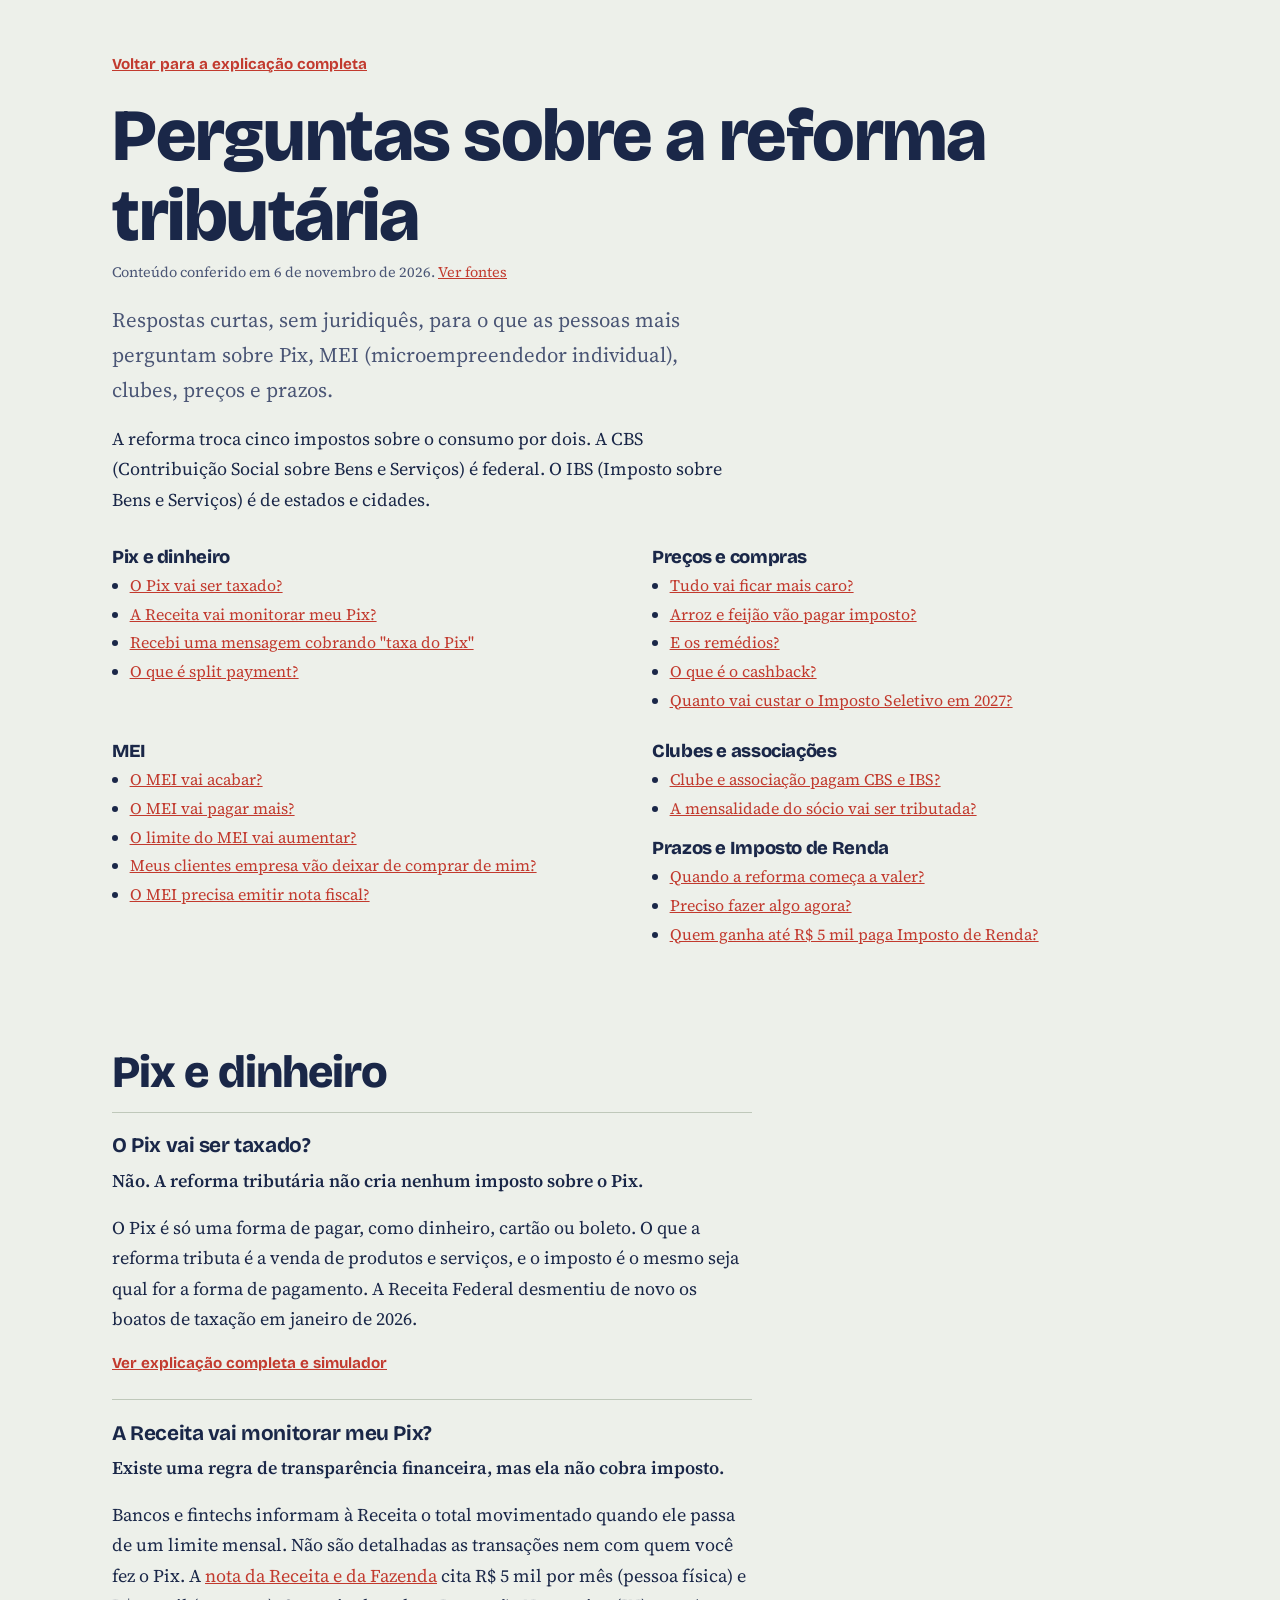
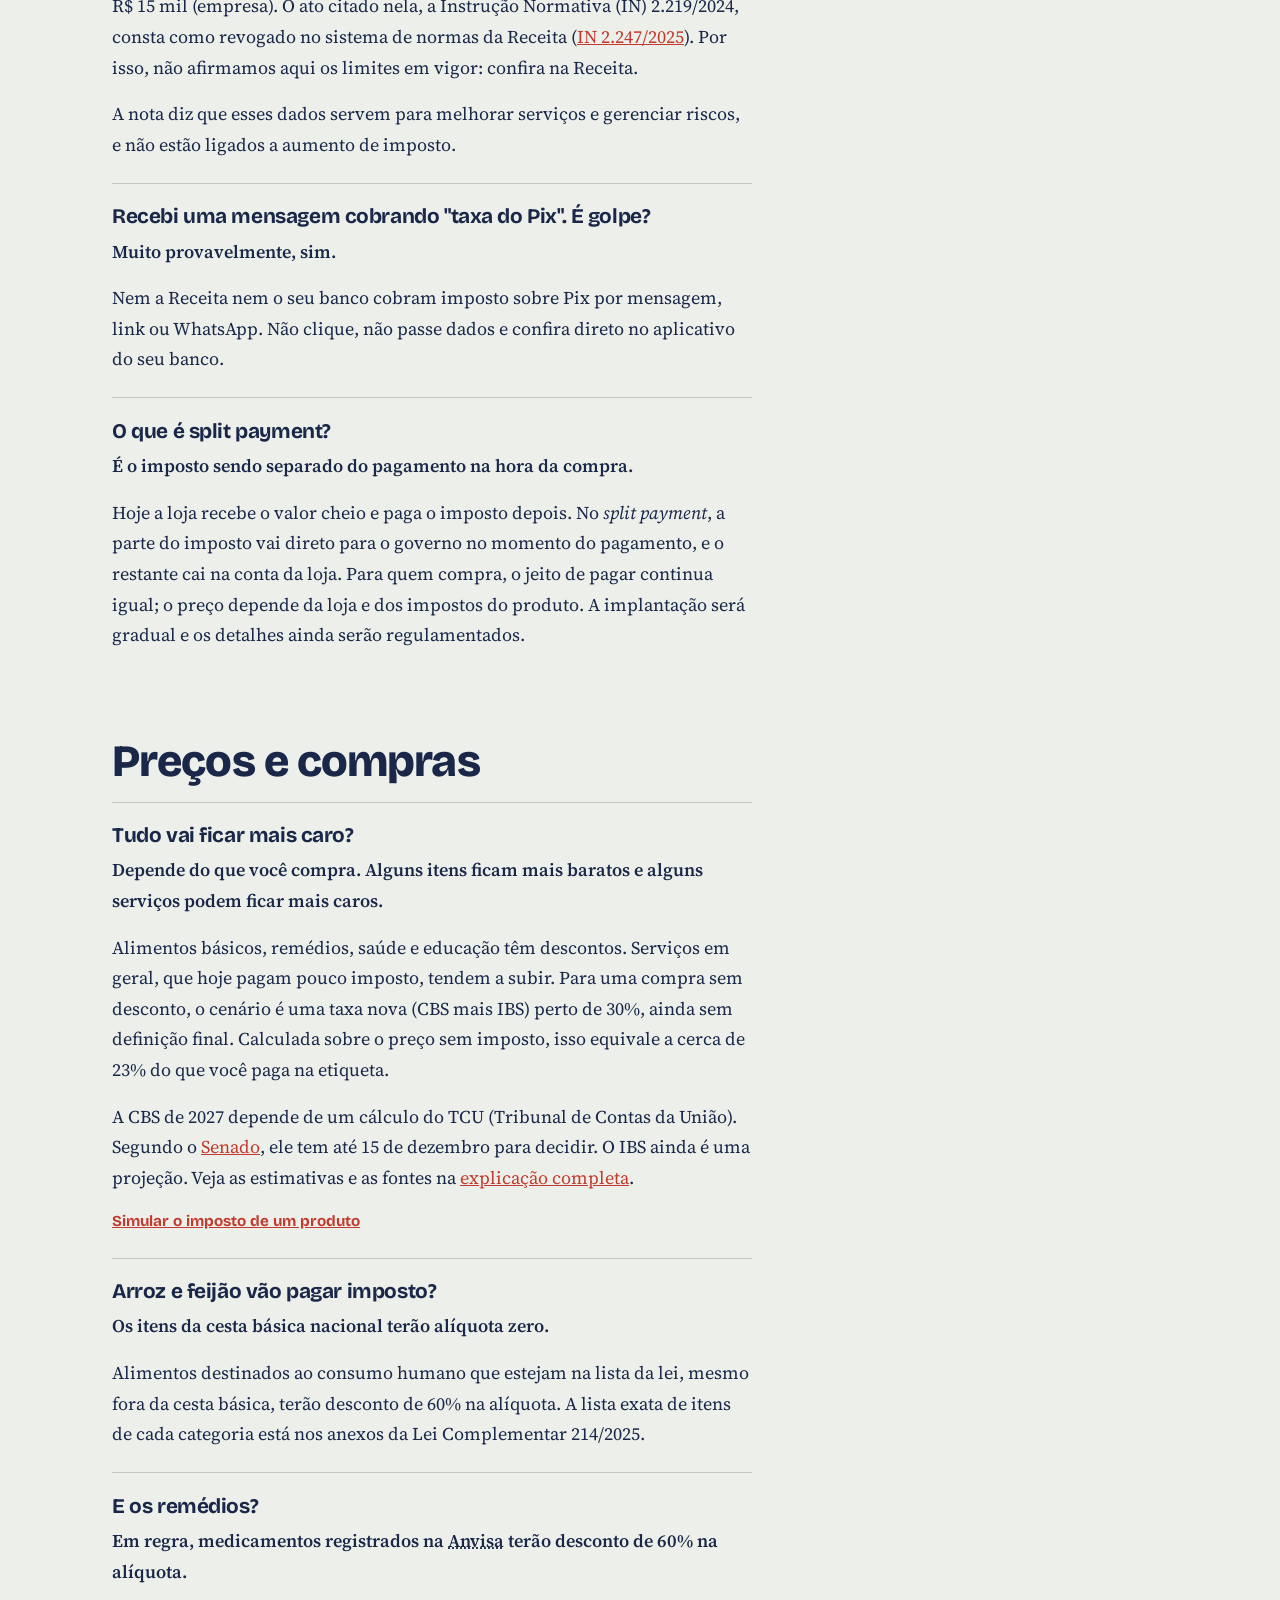
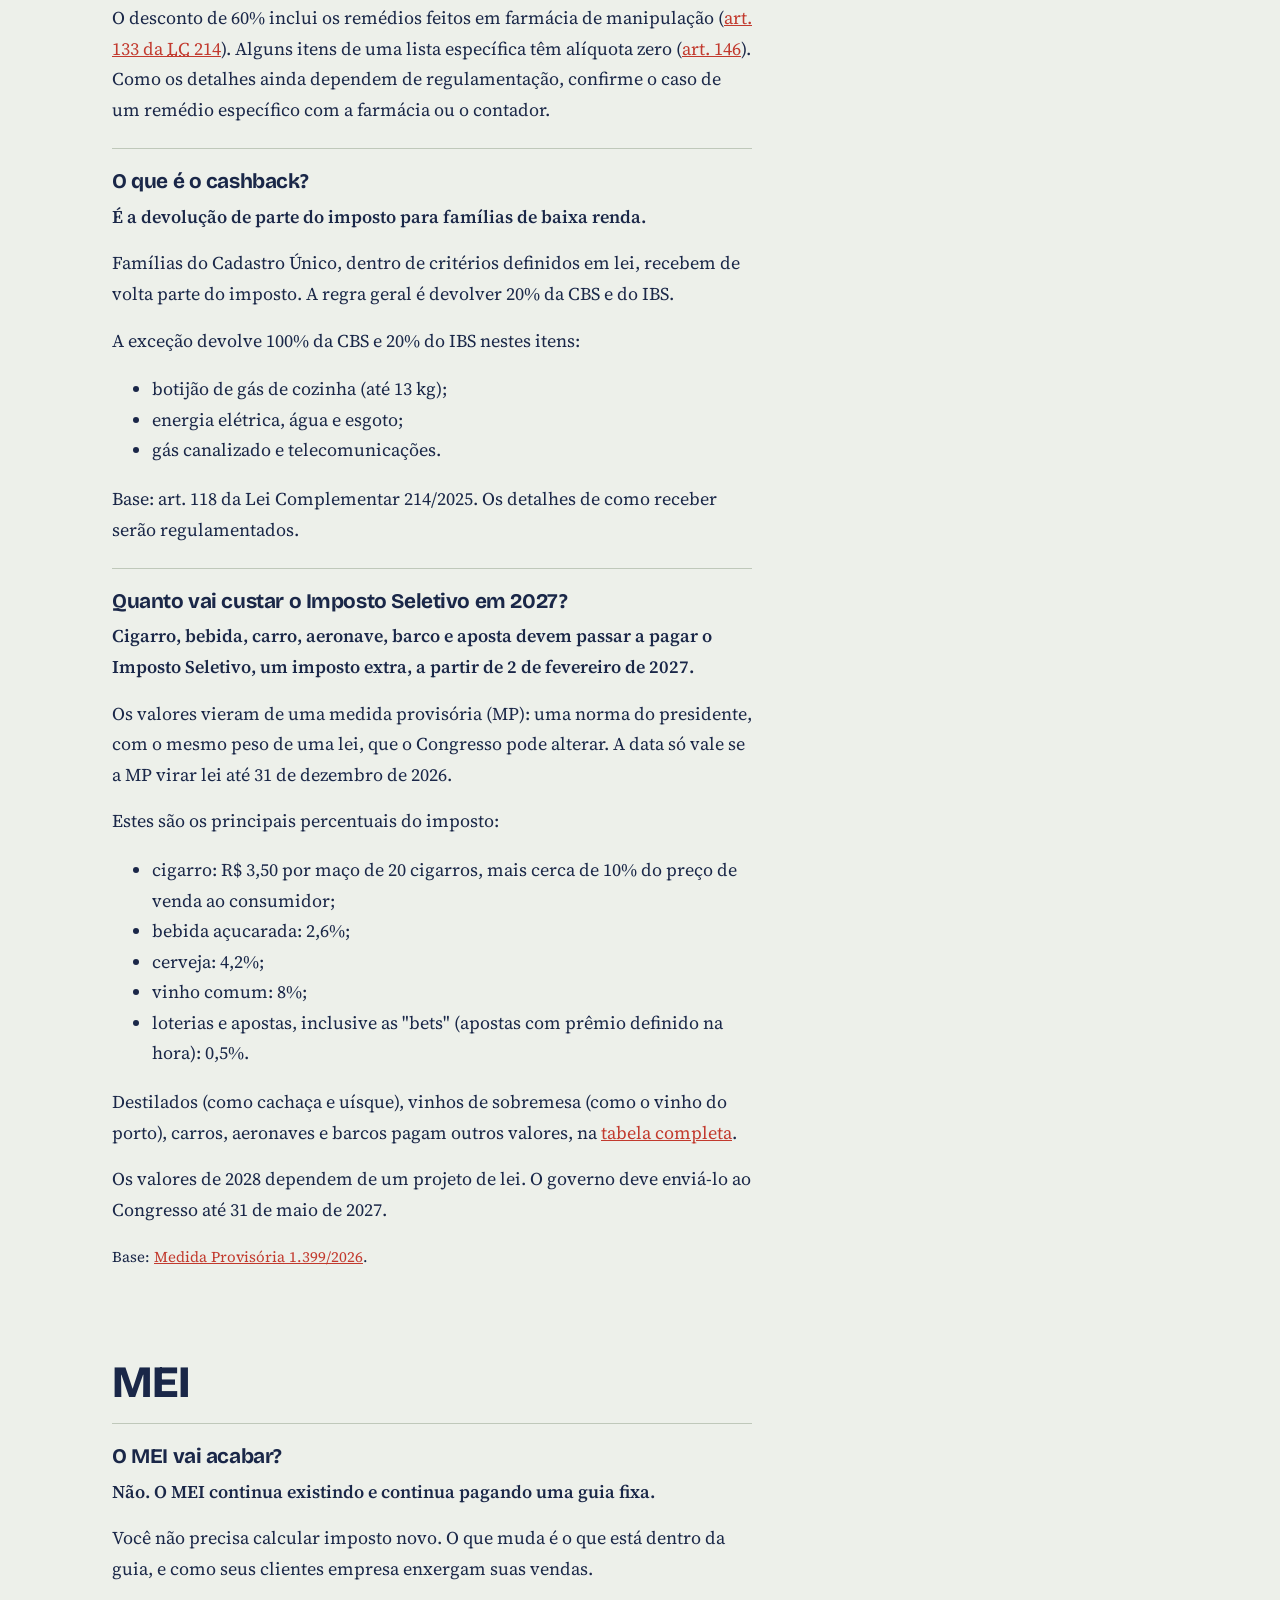
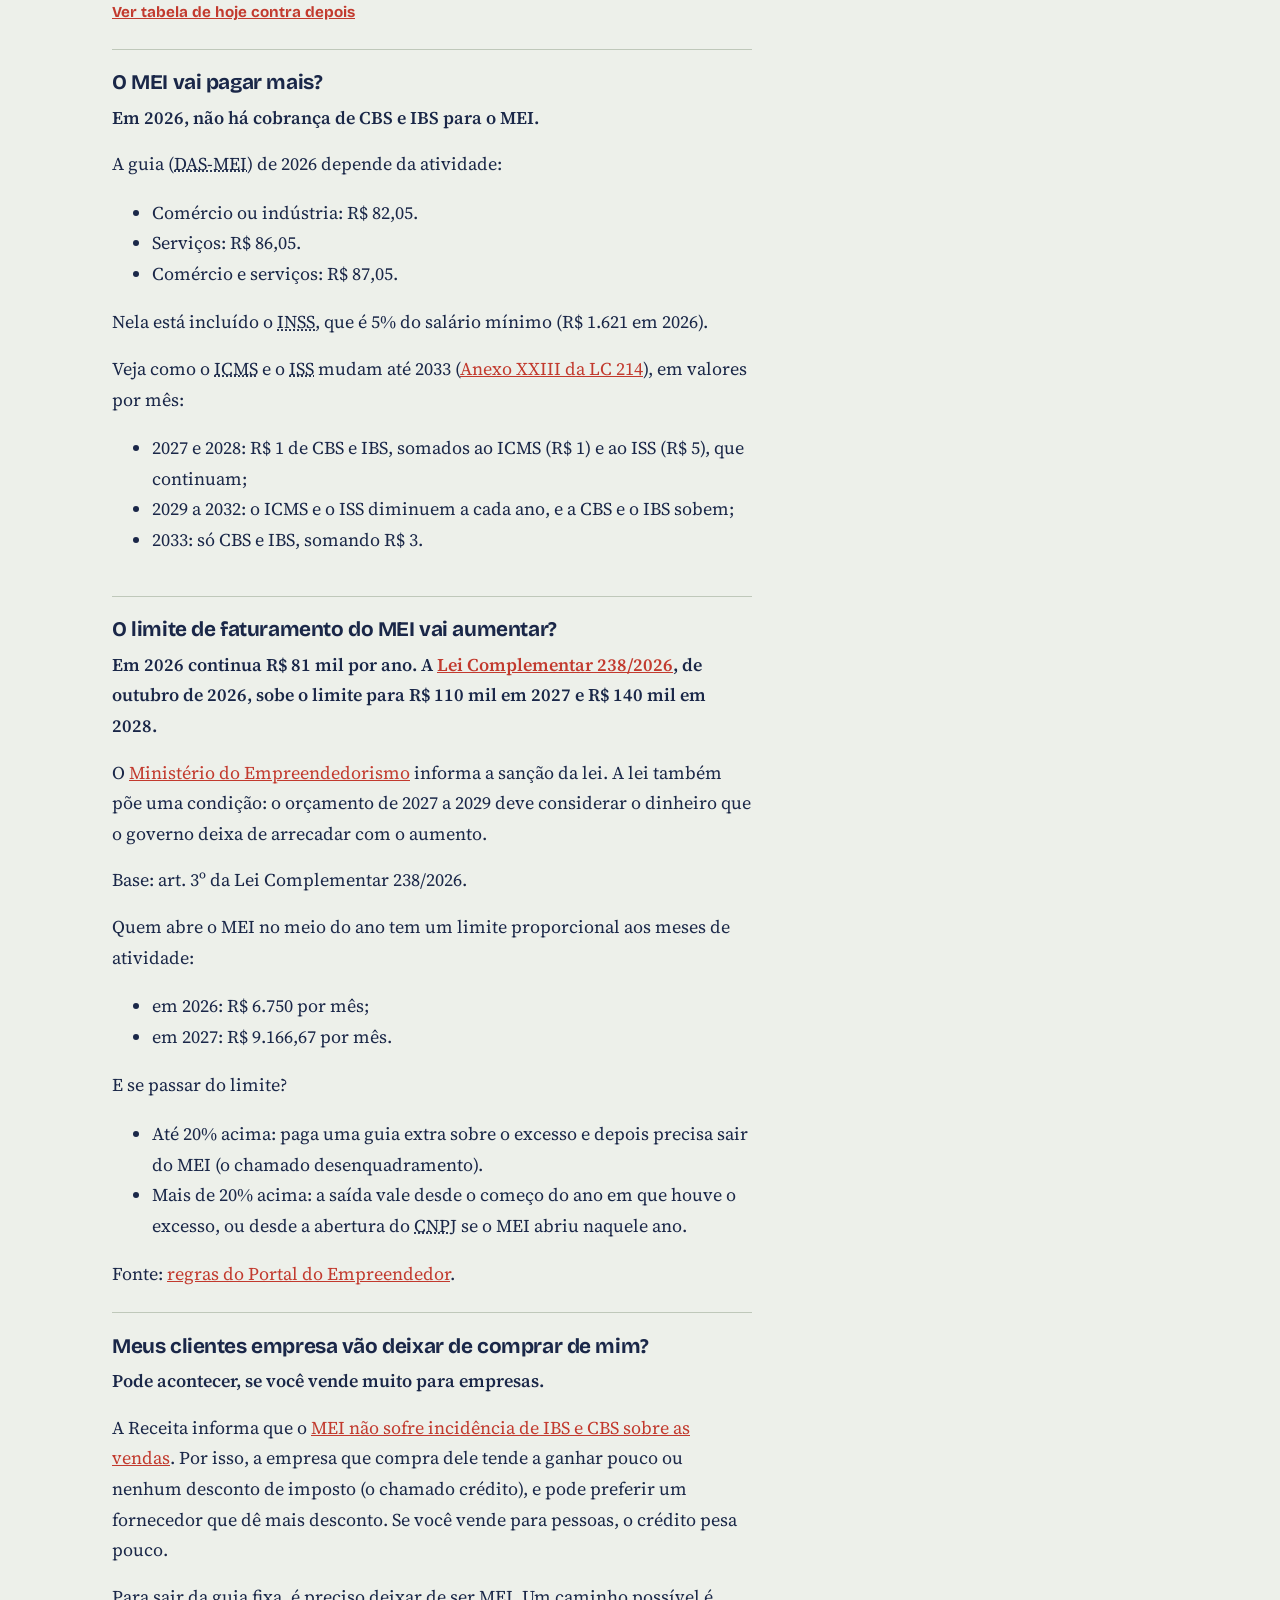
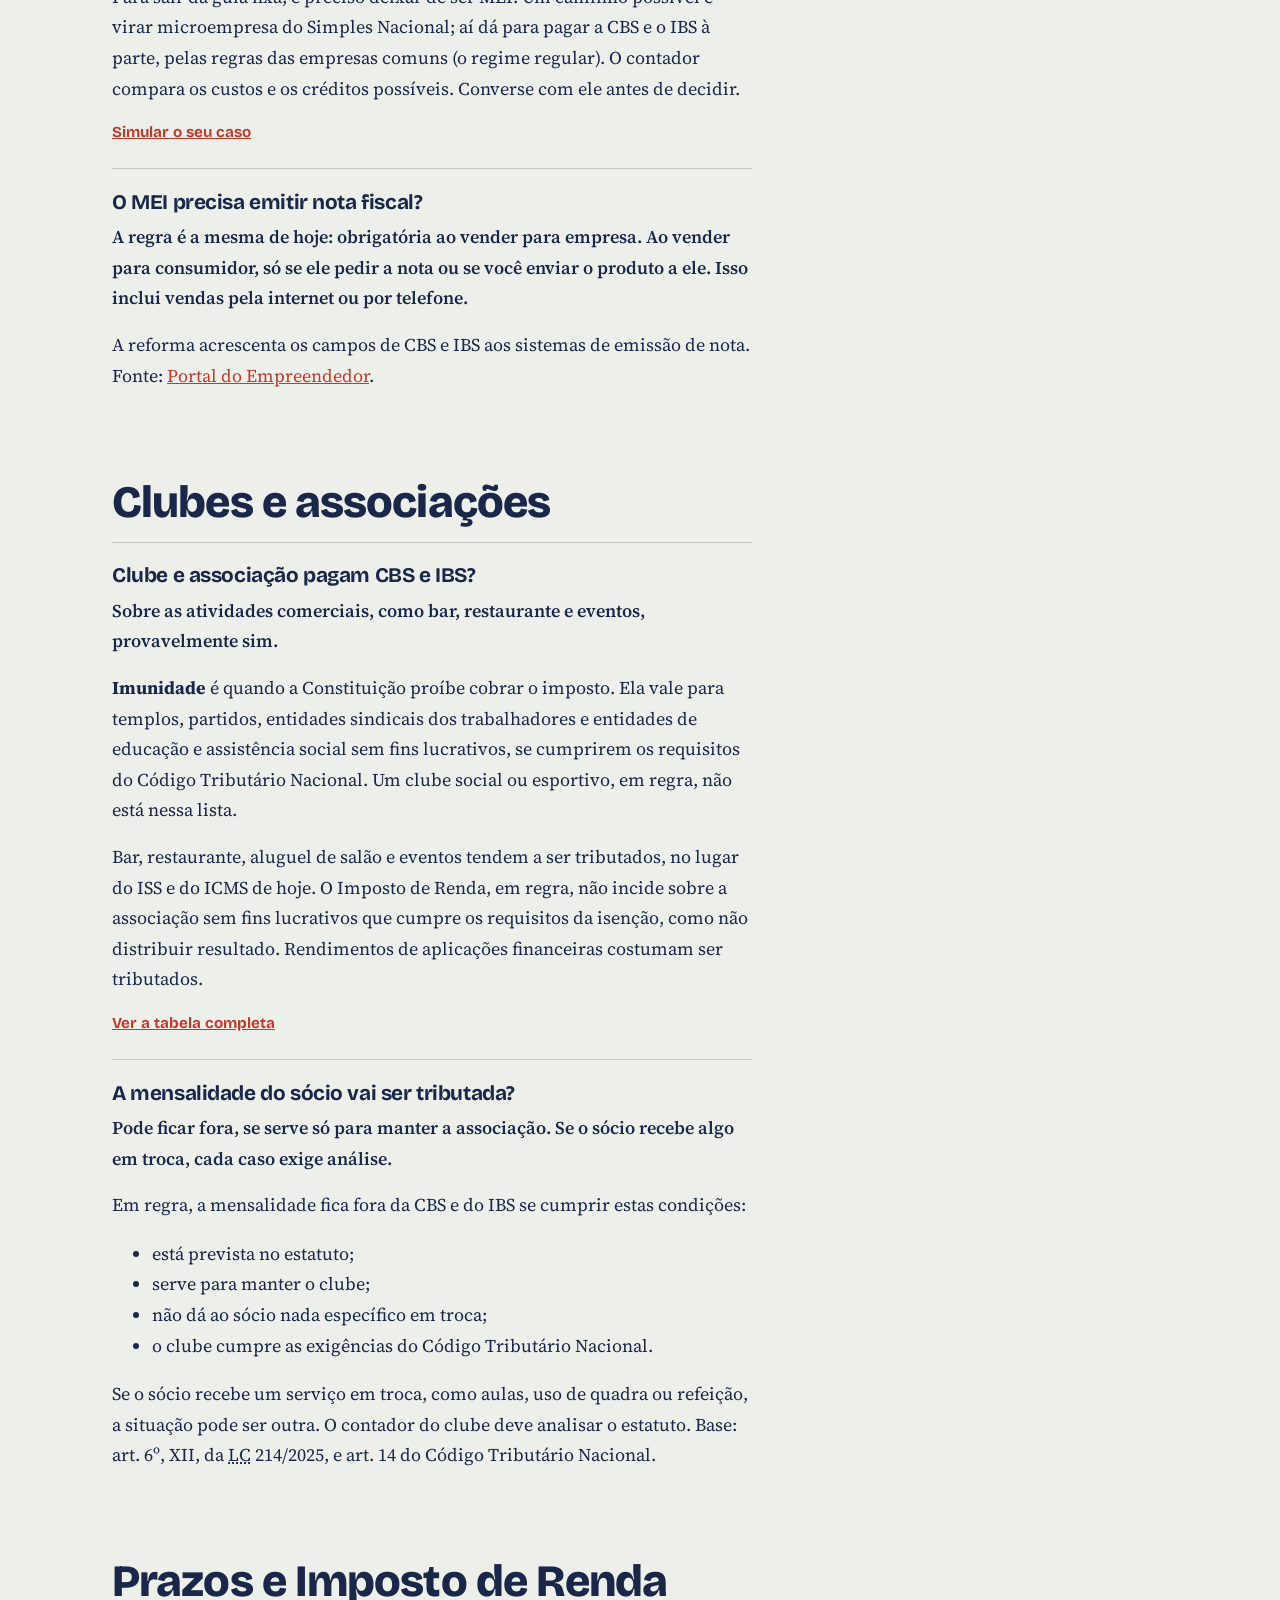
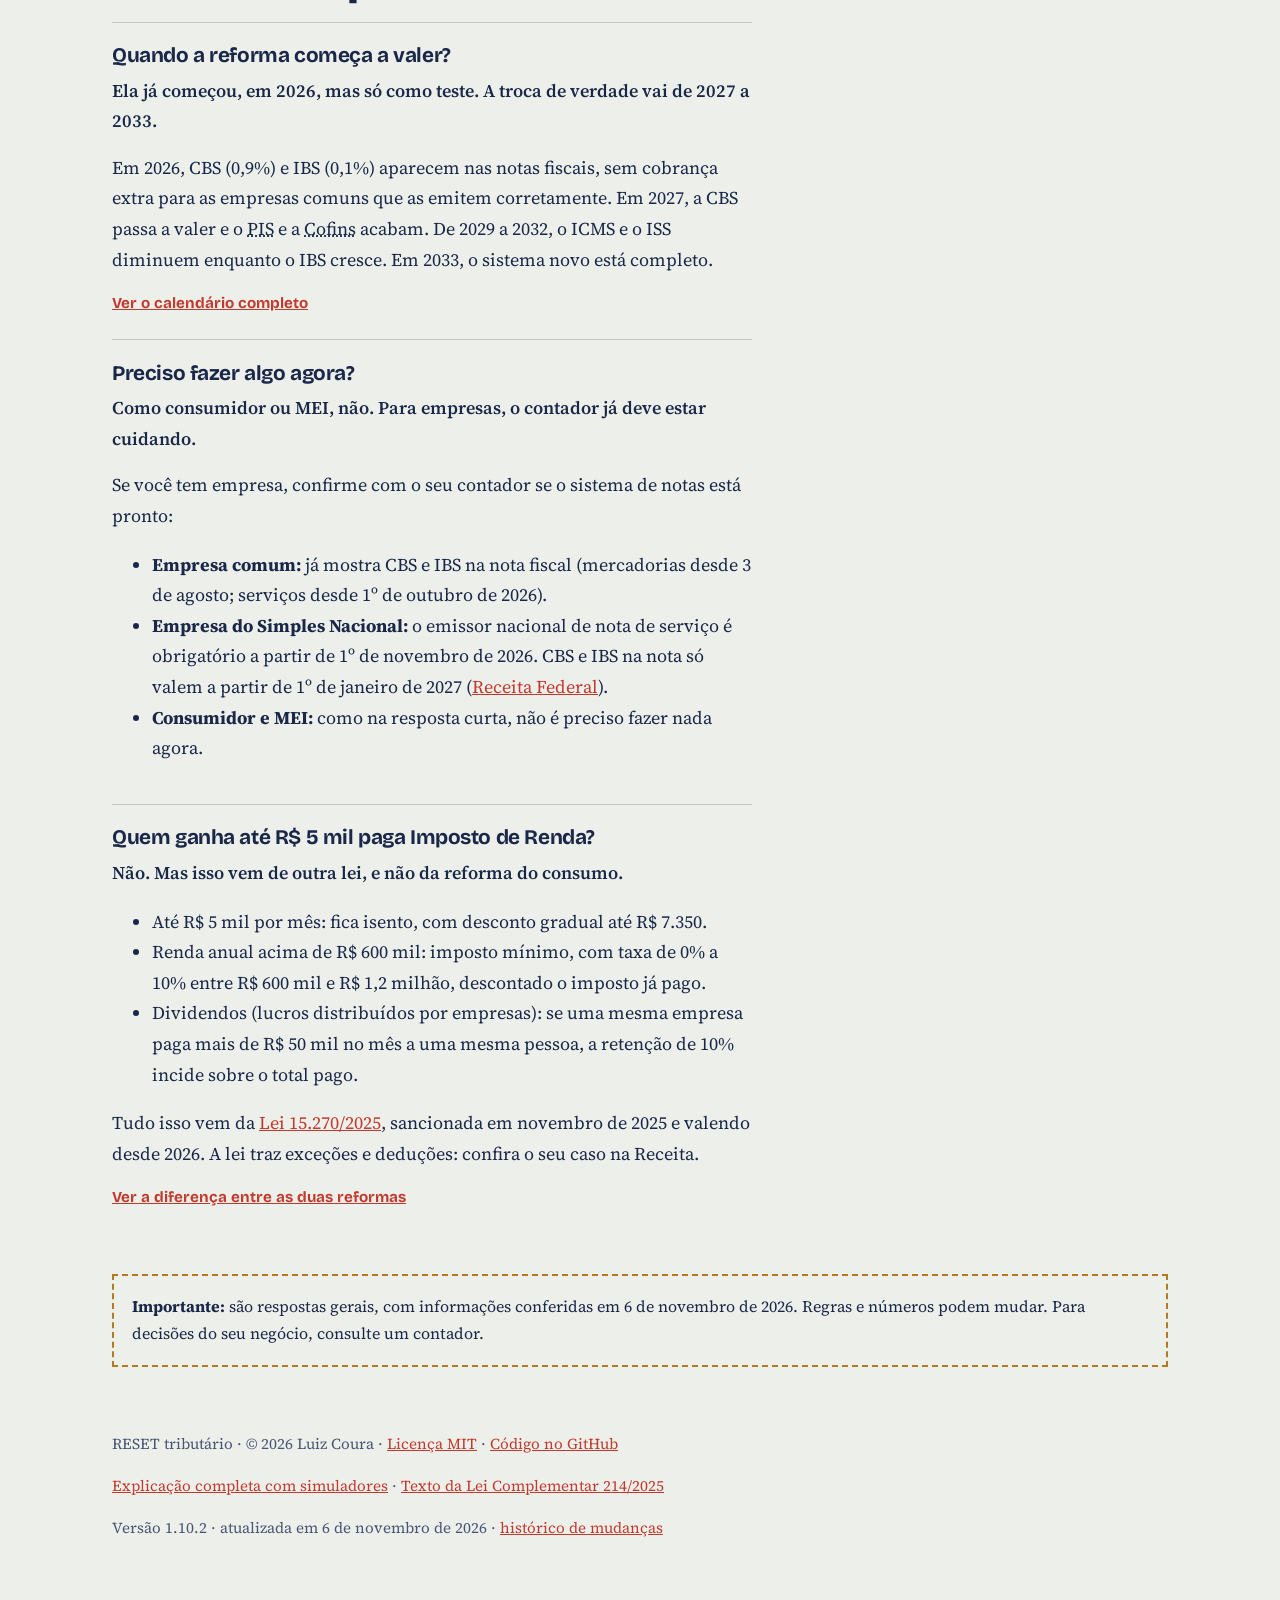
<file: perguntas.html>
<!doctype html>
<html lang="pt-BR">
<head>
<meta charset="utf-8">
<meta name="viewport" content="width=device-width, initial-scale=1">
<title>Perguntas sobre a reforma tributária: Pix, MEI e preços | RESET</title>
<meta name="description" content="Respostas curtas para as dúvidas mais comuns sobre a reforma tributária: o Pix será taxado, o que muda para o MEI, clubes, preços e prazos.">
<meta name="author" content="Luiz Coura">
<meta name="robots" content="index, follow, max-snippet:-1, max-image-preview:large">
<link rel="canonical" href="https://luizcoura.github.io/reset-tributario/perguntas.html">
<link rel="icon" type="image/svg+xml" href="favicon.svg">
<link rel="icon" type="image/png" sizes="48x48" href="favicon-48.png">
<link rel="apple-touch-icon" href="apple-touch-icon.png">
<meta name="theme-color" content="#EDF0EA">
<meta property="og:type" content="article">
<meta property="og:locale" content="pt_BR">
<meta property="og:site_name" content="RESET tributário">
<meta property="og:title" content="Perguntas sobre a reforma tributária: Pix, MEI e preços">
<meta property="og:description" content="O Pix será taxado? O que muda para o MEI? Respostas curtas e sem juridiquês.">
<meta property="og:url" content="https://luizcoura.github.io/reset-tributario/perguntas.html">
<meta property="og:image" content="https://luizcoura.github.io/reset-tributario/og-image.png">
<meta property="og:image:width" content="1200">
<meta property="og:image:height" content="630">
<meta name="twitter:card" content="summary_large_image">
<meta name="twitter:image" content="https://luizcoura.github.io/reset-tributario/og-image.png">
<link rel="preconnect" href="https://fonts.googleapis.com">
<link rel="preconnect" href="https://fonts.gstatic.com" crossorigin>
<link href="https://fonts.googleapis.com/css2?family=Bricolage+Grotesque:opsz,wght@12..96,500;12..96,700;12..96,800&family=Source+Serif+4:ital,opsz,wght@0,8..60,400;0,8..60,600;1,8..60,400&family=IBM+Plex+Mono:wght@400;500&display=swap" rel="stylesheet">
<link rel="stylesheet" href="style.css">
<script type="application/ld+json">
{
  "@context":"https://schema.org",
  "@type":"WebPage",
  "name":"Perguntas sobre a reforma tributária: Pix, MEI e preços",
  "description":"Respostas curtas para as dúvidas mais comuns sobre a reforma tributária brasileira.",
  "inLanguage":"pt-BR",
  "url":"https://luizcoura.github.io/reset-tributario/perguntas.html",
  "dateModified":"2026-11-06",
  "isPartOf":{"@type":"WebSite","name":"RESET tributário","url":"https://luizcoura.github.io/reset-tributario/"},
  "author":{"@type":"Person","name":"Luiz Coura","url":"https://github.com/luizcoura"}
}
</script>
<script type="application/ld+json">
{
  "@context": "https://schema.org",
  "@type": "FAQPage",
  "inLanguage": "pt-BR",
  "url": "https://luizcoura.github.io/reset-tributario/perguntas.html",
  "mainEntity": [
    {
      "@type": "Question",
      "name": "O Pix vai ser taxado?",
      "acceptedAnswer": {
        "@type": "Answer",
        "text": "Não. A reforma tributária não cria nenhum imposto sobre o Pix.\nO Pix é só uma forma de pagar, como dinheiro, cartão ou boleto. O que a reforma tributa é a venda de produtos e serviços, e o imposto é o mesmo seja qual for a forma de pagamento. A Receita Federal desmentiu de novo os boatos de taxação em janeiro de 2026.\nVer explicação completa e simulador"
      }
    },
    {
      "@type": "Question",
      "name": "A Receita vai monitorar meu Pix?",
      "acceptedAnswer": {
        "@type": "Answer",
        "text": "Existe uma regra de transparência financeira, mas ela não cobra imposto.\nBancos e fintechs informam à Receita o total movimentado quando ele passa de um limite mensal. Não são detalhadas as transações nem com quem você fez o Pix. A nota da Receita e da Fazenda cita R$ 5 mil por mês (pessoa física) e R$ 15 mil (empresa). O ato citado nela, a Instrução Normativa (IN) 2.219/2024, consta como revogado no sistema de normas da Receita (IN 2.247/2025). Por isso, não afirmamos aqui os limites em vigor: confira na Receita.\nA nota diz que esses dados servem para melhorar serviços e gerenciar riscos, e não estão ligados a aumento de imposto."
      }
    },
    {
      "@type": "Question",
      "name": "Recebi uma mensagem cobrando \"taxa do Pix\". É golpe?",
      "acceptedAnswer": {
        "@type": "Answer",
        "text": "Muito provavelmente, sim.\nNem a Receita nem o seu banco cobram imposto sobre Pix por mensagem, link ou WhatsApp. Não clique, não passe dados e confira direto no aplicativo do seu banco."
      }
    },
    {
      "@type": "Question",
      "name": "O que é split payment?",
      "acceptedAnswer": {
        "@type": "Answer",
        "text": "É o imposto sendo separado do pagamento na hora da compra.\nHoje a loja recebe o valor cheio e paga o imposto depois. No split payment, a parte do imposto vai direto para o governo no momento do pagamento, e o restante cai na conta da loja. Para quem compra, o jeito de pagar continua igual; o preço depende da loja e dos impostos do produto. A implantação será gradual e os detalhes ainda serão regulamentados."
      }
    },
    {
      "@type": "Question",
      "name": "Tudo vai ficar mais caro?",
      "acceptedAnswer": {
        "@type": "Answer",
        "text": "Depende do que você compra. Alguns itens ficam mais baratos e alguns serviços podem ficar mais caros.\nAlimentos básicos, remédios, saúde e educação têm descontos. Serviços em geral, que hoje pagam pouco imposto, tendem a subir. Para uma compra sem desconto, o cenário é uma taxa nova (CBS mais IBS) perto de 30%, ainda sem definição final. Calculada sobre o preço sem imposto, isso equivale a cerca de 23% do que você paga na etiqueta.\nA CBS de 2027 depende de um cálculo do TCU (Tribunal de Contas da União). Segundo o Senado, ele tem até 15 de dezembro para decidir. O IBS ainda é uma projeção. Veja as estimativas e as fontes na explicação completa.\nSimular o imposto de um produto"
      }
    },
    {
      "@type": "Question",
      "name": "Arroz e feijão vão pagar imposto?",
      "acceptedAnswer": {
        "@type": "Answer",
        "text": "Os itens da cesta básica nacional terão alíquota zero.\nAlimentos destinados ao consumo humano que estejam na lista da lei, mesmo fora da cesta básica, terão desconto de 60% na alíquota. A lista exata de itens de cada categoria está nos anexos da Lei Complementar 214/2025."
      }
    },
    {
      "@type": "Question",
      "name": "E os remédios?",
      "acceptedAnswer": {
        "@type": "Answer",
        "text": "Em regra, medicamentos registrados na Anvisa terão desconto de 60% na alíquota.\nO desconto de 60% inclui os remédios feitos em farmácia de manipulação (art. 133 da LC 214). Alguns itens de uma lista específica têm alíquota zero (art. 146). Como os detalhes ainda dependem de regulamentação, confirme o caso de um remédio específico com a farmácia ou o contador."
      }
    },
    {
      "@type": "Question",
      "name": "O que é o cashback?",
      "acceptedAnswer": {
        "@type": "Answer",
        "text": "É a devolução de parte do imposto para famílias de baixa renda.\nFamílias do Cadastro Único, dentro de critérios definidos em lei, recebem de volta parte do imposto. A regra geral é devolver 20% da CBS e do IBS.\nA exceção devolve 100% da CBS e 20% do IBS nestes itens:\nbotijão de gás de cozinha (até 13 kg);\nenergia elétrica, água e esgoto;\ngás canalizado e telecomunicações.\nBase: art. 118 da Lei Complementar 214/2025. Os detalhes de como receber serão regulamentados."
      }
    },
    {
      "@type": "Question",
      "name": "Quanto vai custar o Imposto Seletivo em 2027?",
      "acceptedAnswer": {
        "@type": "Answer",
        "text": "Cigarro, bebida, carro, aeronave, barco e aposta devem passar a pagar o Imposto Seletivo, um imposto extra, a partir de 2 de fevereiro de 2027.\nOs valores vieram de uma medida provisória (MP): uma norma do presidente, com o mesmo peso de uma lei, que o Congresso pode alterar. A data só vale se a MP virar lei até 31 de dezembro de 2026.\nEstes são os principais percentuais do imposto:\ncigarro: R$ 3,50 por maço de 20 cigarros, mais cerca de 10% do preço de venda ao consumidor;\nbebida açucarada: 2,6%;\ncerveja: 4,2%;\nvinho comum: 8%;\nloterias e apostas, inclusive as \"bets\" (apostas com prêmio definido na hora): 0,5%.\nDestilados (como cachaça e uísque), vinhos de sobremesa (como o vinho do porto), carros, aeronaves e barcos pagam outros valores, na tabela completa.\nOs valores de 2028 dependem de um projeto de lei. O governo deve enviá-lo ao Congresso até 31 de maio de 2027.\nBase: Medida Provisória 1.399/2026."
      }
    },
    {
      "@type": "Question",
      "name": "O MEI vai acabar?",
      "acceptedAnswer": {
        "@type": "Answer",
        "text": "Não. O MEI continua existindo e continua pagando uma guia fixa.\nVocê não precisa calcular imposto novo. O que muda é o que está dentro da guia, e como seus clientes empresa enxergam suas vendas.\nVer tabela de hoje contra depois"
      }
    },
    {
      "@type": "Question",
      "name": "O MEI vai pagar mais?",
      "acceptedAnswer": {
        "@type": "Answer",
        "text": "Em 2026, não há cobrança de CBS e IBS para o MEI.\nA guia (DAS-MEI) de 2026 depende da atividade:\nComércio ou indústria: R$ 82,05.\nServiços: R$ 86,05.\nComércio e serviços: R$ 87,05.\nNela está incluído o INSS, que é 5% do salário mínimo (R$ 1.621 em 2026).\nVeja como o ICMS e o ISS mudam até 2033 (Anexo XXIII da LC 214), em valores por mês:\n2027 e 2028: R$ 1 de CBS e IBS, somados ao ICMS (R$ 1) e ao ISS (R$ 5), que continuam;\n2029 a 2032: o ICMS e o ISS diminuem a cada ano, e a CBS e o IBS sobem;\n2033: só CBS e IBS, somando R$ 3."
      }
    },
    {
      "@type": "Question",
      "name": "O limite de faturamento do MEI vai aumentar?",
      "acceptedAnswer": {
        "@type": "Answer",
        "text": "Em 2026 continua R$ 81 mil por ano. A Lei Complementar 238/2026, de outubro de 2026, sobe o limite para R$ 110 mil em 2027 e R$ 140 mil em 2028.\nO Ministério do Empreendedorismo informa a sanção da lei. A lei também põe uma condição: o orçamento de 2027 a 2029 deve considerar o dinheiro que o governo deixa de arrecadar com o aumento.\nBase: art. 3º da Lei Complementar 238/2026.\nQuem abre o MEI no meio do ano tem um limite proporcional aos meses de atividade:\nem 2026: R$ 6.750 por mês;\nem 2027: R$ 9.166,67 por mês.\nE se passar do limite?\nAté 20% acima: paga uma guia extra sobre o excesso e depois precisa sair do MEI (o chamado desenquadramento).\nMais de 20% acima: a saída vale desde o começo do ano em que houve o excesso, ou desde a abertura do CNPJ se o MEI abriu naquele ano.\nFonte: regras do Portal do Empreendedor."
      }
    },
    {
      "@type": "Question",
      "name": "Meus clientes empresa vão deixar de comprar de mim?",
      "acceptedAnswer": {
        "@type": "Answer",
        "text": "Pode acontecer, se você vende muito para empresas.\nA Receita informa que o MEI não sofre incidência de IBS e CBS sobre as vendas. Por isso, a empresa que compra dele tende a ganhar pouco ou nenhum desconto de imposto (o chamado crédito), e pode preferir um fornecedor que dê mais desconto. Se você vende para pessoas, o crédito pesa pouco.\nPara sair da guia fixa, é preciso deixar de ser MEI. Um caminho possível é virar microempresa do Simples Nacional; aí dá para pagar a CBS e o IBS à parte, pelas regras das empresas comuns (o regime regular). O contador compara os custos e os créditos possíveis. Converse com ele antes de decidir.\nSimular o seu caso"
      }
    },
    {
      "@type": "Question",
      "name": "O MEI precisa emitir nota fiscal?",
      "acceptedAnswer": {
        "@type": "Answer",
        "text": "A regra é a mesma de hoje: obrigatória ao vender para empresa. Ao vender para consumidor, só se ele pedir a nota ou se você enviar o produto a ele. Isso inclui vendas pela internet ou por telefone.\nA reforma acrescenta os campos de CBS e IBS aos sistemas de emissão de nota. Fonte: Portal do Empreendedor."
      }
    },
    {
      "@type": "Question",
      "name": "Clube e associação pagam CBS e IBS?",
      "acceptedAnswer": {
        "@type": "Answer",
        "text": "Sobre as atividades comerciais, como bar, restaurante e eventos, provavelmente sim.\nImunidade é quando a Constituição proíbe cobrar o imposto. Ela vale para templos, partidos, entidades sindicais dos trabalhadores e entidades de educação e assistência social sem fins lucrativos, se cumprirem os requisitos do Código Tributário Nacional. Um clube social ou esportivo, em regra, não está nessa lista.\nBar, restaurante, aluguel de salão e eventos tendem a ser tributados, no lugar do ISS e do ICMS de hoje. O Imposto de Renda, em regra, não incide sobre a associação sem fins lucrativos que cumpre os requisitos da isenção, como não distribuir resultado. Rendimentos de aplicações financeiras costumam ser tributados.\nVer a tabela completa"
      }
    },
    {
      "@type": "Question",
      "name": "A mensalidade do sócio vai ser tributada?",
      "acceptedAnswer": {
        "@type": "Answer",
        "text": "Pode ficar fora, se serve só para manter a associação. Se o sócio recebe algo em troca, cada caso exige análise.\nEm regra, a mensalidade fica fora da CBS e do IBS se cumprir estas condições:\nestá prevista no estatuto;\nserve para manter o clube;\nnão dá ao sócio nada específico em troca;\no clube cumpre as exigências do Código Tributário Nacional.\nSe o sócio recebe um serviço em troca, como aulas, uso de quadra ou refeição, a situação pode ser outra. O contador do clube deve analisar o estatuto. Base: art. 6º, XII, da LC 214/2025, e art. 14 do Código Tributário Nacional."
      }
    },
    {
      "@type": "Question",
      "name": "Quando a reforma começa a valer?",
      "acceptedAnswer": {
        "@type": "Answer",
        "text": "Ela já começou, em 2026, mas só como teste. A troca de verdade vai de 2027 a 2033.\nEm 2026, CBS (0,9%) e IBS (0,1%) aparecem nas notas fiscais, sem cobrança extra para as empresas comuns que as emitem corretamente. Em 2027, a CBS passa a valer e o PIS e a Cofins acabam. De 2029 a 2032, o ICMS e o ISS diminuem enquanto o IBS cresce. Em 2033, o sistema novo está completo.\nVer o calendário completo"
      }
    },
    {
      "@type": "Question",
      "name": "Preciso fazer algo agora?",
      "acceptedAnswer": {
        "@type": "Answer",
        "text": "Como consumidor ou MEI, não. Para empresas, o contador já deve estar cuidando.\nSe você tem empresa, confirme com o seu contador se o sistema de notas está pronto:\nEmpresa comum: já mostra CBS e IBS na nota fiscal (mercadorias desde 3 de agosto; serviços desde 1º de outubro de 2026).\nEmpresa do Simples Nacional: o emissor nacional de nota de serviço é obrigatório a partir de 1º de novembro de 2026. CBS e IBS na nota só valem a partir de 1º de janeiro de 2027 (Receita Federal).\nConsumidor e MEI: como na resposta curta, não é preciso fazer nada agora."
      }
    },
    {
      "@type": "Question",
      "name": "Quem ganha até R$ 5 mil paga Imposto de Renda?",
      "acceptedAnswer": {
        "@type": "Answer",
        "text": "Não. Mas isso vem de outra lei, e não da reforma do consumo.\nAté R$ 5 mil por mês: fica isento, com desconto gradual até R$ 7.350.\nRenda anual acima de R$ 600 mil: imposto mínimo, com taxa de 0% a 10% entre R$ 600 mil e R$ 1,2 milhão, descontado o imposto já pago.\nDividendos (lucros distribuídos por empresas): se uma mesma empresa paga mais de R$ 50 mil no mês a uma mesma pessoa, a retenção de 10% incide sobre o total pago.\nTudo isso vem da Lei 15.270/2025, sancionada em novembro de 2025 e valendo desde 2026. A lei traz exceções e deduções: confira o seu caso na Receita.\nVer a diferença entre as duas reformas"
      }
    }
  ]
}
</script>
</head>
<body>

<header class="topo">
  <div class="wrap">
    <a class="voltar" href="index.html">Voltar para a explicação completa</a>
    <h1>Perguntas sobre a reforma tributária</h1>
    <p class="conferido">Conteúdo conferido em <time datetime="2026-11-06">6 de novembro de 2026</time>. <a href="index.html#fontes">Ver fontes</a></p>
    <p class="lead texto">Respostas curtas, sem juridiquês, para o que as pessoas mais perguntam sobre Pix, MEI (microempreendedor individual), clubes, preços e prazos.</p>
    <p class="texto">A reforma troca cinco impostos sobre o consumo por dois. A CBS (Contribuição Social sobre Bens e Serviços) é federal. O IBS (Imposto sobre Bens e Serviços) é de estados e cidades.</p>

    <nav class="indice" aria-label="Índice de perguntas">
      <div>
        <h2>Pix e dinheiro</h2>
        <ul>
          <li><a href="#pix-taxado">O Pix vai ser taxado?</a></li>
          <li><a href="#pix-monitorado">A Receita vai monitorar meu Pix?</a></li>
          <li><a href="#pix-golpe">Recebi uma mensagem cobrando "taxa do Pix"</a></li>
          <li><a href="#split">O que é split payment?</a></li>
        </ul>
      </div>
      <div>
        <h2>Preços e compras</h2>
        <ul>
          <li><a href="#mais-caro">Tudo vai ficar mais caro?</a></li>
          <li><a href="#cesta">Arroz e feijão vão pagar imposto?</a></li>
          <li><a href="#remedios">E os remédios?</a></li>
          <li><a href="#cashback">O que é o cashback?</a></li>
          <li><a href="#seletivo">Quanto vai custar o Imposto Seletivo em 2027?</a></li>
        </ul>
      </div>
      <div>
        <h2>MEI</h2>
        <ul>
          <li><a href="#mei-acaba">O MEI vai acabar?</a></li>
          <li><a href="#mei-paga-mais">O MEI vai pagar mais?</a></li>
          <li><a href="#mei-limite">O limite do MEI vai aumentar?</a></li>
          <li><a href="#mei-cliente">Meus clientes empresa vão deixar de comprar de mim?</a></li>
          <li><a href="#mei-nota">O MEI precisa emitir nota fiscal?</a></li>
        </ul>
      </div>
      <div>
        <h2>Clubes e associações</h2>
        <ul>
          <li><a href="#clube-paga">Clube e associação pagam CBS e IBS?</a></li>
          <li><a href="#clube-mensalidade">A mensalidade do sócio vai ser tributada?</a></li>
        </ul>
        <h2 class="mt-12">Prazos e Imposto de Renda</h2>
        <ul>
          <li><a href="#quando">Quando a reforma começa a valer?</a></li>
          <li><a href="#agora">Preciso fazer algo agora?</a></li>
          <li><a href="#ir">Quem ganha até R$ 5 mil paga Imposto de Renda?</a></li>
        </ul>
      </div>
    </nav>
  </div>
</header>

<main>
<section class="grupo" id="pix">
  <div class="wrap">
    <h2>Pix e dinheiro</h2>

    <div class="pergunta" id="pix-taxado">
      <h3>O Pix vai ser taxado?</h3>
      <p class="curta">Não. A reforma tributária não cria nenhum imposto sobre o Pix.</p>
      <p>O Pix é só uma forma de pagar, como dinheiro, cartão ou boleto. O que a reforma tributa é a venda de produtos e serviços, e o imposto é o mesmo seja qual for a forma de pagamento. A Receita Federal desmentiu de novo os boatos de taxação em janeiro de 2026.</p>
      <p class="mais"><a href="index.html#pix">Ver explicação completa e simulador</a></p>
    </div>

    <div class="pergunta" id="pix-monitorado">
      <h3>A Receita vai monitorar meu Pix?</h3>
      <p class="curta">Existe uma regra de transparência financeira, mas ela não cobra imposto.</p>
      <p>Bancos e fintechs informam à Receita o total movimentado quando ele passa de um limite mensal. Não são detalhadas as transações nem com quem você fez o Pix. A <a href="https://www.gov.br/fazenda/pt-br/canais_atendimento/imprensa/notas-a-imprensa/2025/janeiro/receita-federal-esclarece-evolucao-na-e-financeira">nota da Receita e da Fazenda</a> cita R$ 5 mil por mês (pessoa física) e R$ 15 mil (empresa). O ato citado nela, a Instrução Normativa (IN) 2.219/2024, consta como revogado no sistema de normas da Receita (<a href="https://normasinternet2.receita.fazenda.gov.br/#/consulta/externa/142436">IN 2.247/2025</a>). Por isso, não afirmamos aqui os limites em vigor: confira na Receita.</p>
      <p>A nota diz que esses dados servem para melhorar serviços e gerenciar riscos, e não estão ligados a aumento de imposto.</p>
    </div>

    <div class="pergunta" id="pix-golpe">
      <h3>Recebi uma mensagem cobrando "taxa do Pix". É golpe?</h3>
      <p class="curta">Muito provavelmente, sim.</p>
      <p>Nem a Receita nem o seu banco cobram imposto sobre Pix por mensagem, link ou WhatsApp. Não clique, não passe dados e confira direto no aplicativo do seu banco.</p>
    </div>

    <div class="pergunta" id="split">
      <h3>O que é split payment?</h3>
      <p class="curta">É o imposto sendo separado do pagamento na hora da compra.</p>
      <p>Hoje a loja recebe o valor cheio e paga o imposto depois. No <em>split payment</em>, a parte do imposto vai direto para o governo no momento do pagamento, e o restante cai na conta da loja. Para quem compra, o jeito de pagar continua igual; o preço depende da loja e dos impostos do produto. A implantação será gradual e os detalhes ainda serão regulamentados.</p>
    </div>
  </div>
</section>

<section class="grupo" id="precos">
  <div class="wrap">
    <h2>Preços e compras</h2>

    <div class="pergunta" id="mais-caro">
      <h3>Tudo vai ficar mais caro?</h3>
      <p class="curta">Depende do que você compra. Alguns itens ficam mais baratos e alguns serviços podem ficar mais caros.</p>
      <p>Alimentos básicos, remédios, saúde e educação têm descontos. Serviços em geral, que hoje pagam pouco imposto, tendem a subir. Para uma compra sem desconto, o cenário é uma taxa nova (CBS mais IBS) perto de 30%, ainda sem definição final. Calculada sobre o preço sem imposto, isso equivale a cerca de 23% do que você paga na etiqueta.</p>
      <p>A CBS de 2027 depende de um cálculo do TCU (Tribunal de Contas da União). Segundo o <a href="https://www12.senado.leg.br/noticias/audios/2026/10/reforma-tributaria-aliquota-da-cbs-sera-definida-pelo-senado">Senado</a>, ele tem até 15 de dezembro para decidir. O IBS ainda é uma projeção. Veja as estimativas e as fontes na <a href="index.html#depois">explicação completa</a>.</p>
      <p class="mais"><a href="index.html#simuladores">Simular o imposto de um produto</a></p>
    </div>

    <div class="pergunta" id="cesta">
      <h3>Arroz e feijão vão pagar imposto?</h3>
      <p class="curta">Os itens da cesta básica nacional terão alíquota zero.</p>
      <p>Alimentos destinados ao consumo humano que estejam na lista da lei, mesmo fora da cesta básica, terão desconto de 60% na alíquota. A lista exata de itens de cada categoria está nos anexos da Lei Complementar 214/2025.</p>
    </div>

    <div class="pergunta" id="remedios">
      <h3>E os remédios?</h3>
      <p class="curta">Em regra, medicamentos registrados na <abbr title="Agência Nacional de Vigilância Sanitária">Anvisa</abbr> terão desconto de 60% na alíquota.</p>
      <p>O desconto de 60% inclui os remédios feitos em farmácia de manipulação (<a href="https://www.fazenda.mg.gov.br/empresas/legislacao_tributaria/leis/2025/lc214_2025.pdf">art. 133 da <abbr title="Lei Complementar">LC</abbr> 214</a>). Alguns itens de uma lista específica têm alíquota zero (<a href="https://www.fazenda.mg.gov.br/empresas/legislacao_tributaria/leis/2025/lc214_2025.pdf">art. 146</a>). Como os detalhes ainda dependem de regulamentação, confirme o caso de um remédio específico com a farmácia ou o contador.</p>
    </div>

    <div class="pergunta" id="cashback">
      <h3>O que é o cashback?</h3>
      <p class="curta">É a devolução de parte do imposto para famílias de baixa renda.</p>
      <p>Famílias do Cadastro Único, dentro de critérios definidos em lei, recebem de volta parte do imposto. A regra geral é devolver 20% da CBS e do IBS.</p>
      <p>A exceção devolve 100% da CBS e 20% do IBS nestes itens:</p>
      <ul>
        <li>botijão de gás de cozinha (até 13 kg);</li>
        <li>energia elétrica, água e esgoto;</li>
        <li>gás canalizado e telecomunicações.</li>
      </ul>
      <p>Base: art. 118 da Lei Complementar 214/2025. Os detalhes de como receber serão regulamentados.</p>
    </div>

    <div class="pergunta" id="seletivo">
      <h3>Quanto vai custar o Imposto Seletivo em 2027?</h3>
      <p class="curta">Cigarro, bebida, carro, aeronave, barco e aposta devem passar a pagar o Imposto Seletivo, um imposto extra, a partir de 2 de fevereiro de 2027.</p>
      <p>Os valores vieram de uma medida provisória (MP): uma norma do presidente, com o mesmo peso de uma lei, que o Congresso pode alterar. A data só vale se a MP virar lei até 31 de dezembro de 2026.</p>
      <p>Estes são os principais percentuais do imposto:</p>
      <ul>
        <li>cigarro: R$ 3,50 por maço de 20 cigarros, mais cerca de 10% do preço de venda ao consumidor;</li>
        <li>bebida açucarada: 2,6%;</li>
        <li>cerveja: 4,2%;</li>
        <li>vinho comum: 8%;</li>
        <li>loterias e apostas, inclusive as "bets" (apostas com prêmio definido na hora): 0,5%.</li>
      </ul>
      <p>Destilados (como cachaça e uísque), vinhos de sobremesa (como o vinho do porto), carros, aeronaves e barcos pagam outros valores, na <a href="index.html#seletivo">tabela completa</a>.</p>
      <p>Os valores de 2028 dependem de um projeto de lei. O governo deve enviá-lo ao Congresso até 31 de maio de 2027.</p>
      <p><small>Base: <a href="https://www.planalto.gov.br/ccivil_03/_ato2023-2026/2026/Mpv/mpv1399.htm">Medida Provisória 1.399/2026</a>.</small></p>
    </div>
  </div>
</section>

<section class="grupo" id="mei">
  <div class="wrap">
    <h2>MEI</h2>

    <div class="pergunta" id="mei-acaba">
      <h3>O MEI vai acabar?</h3>
      <p class="curta">Não. O MEI continua existindo e continua pagando uma guia fixa.</p>
      <p>Você não precisa calcular imposto novo. O que muda é o que está dentro da guia, e como seus clientes empresa enxergam suas vendas.</p>
      <p class="mais"><a href="index.html#mei">Ver tabela de hoje contra depois</a></p>
    </div>

    <div class="pergunta" id="mei-paga-mais">
      <h3>O MEI vai pagar mais?</h3>
      <p class="curta">Em 2026, não há cobrança de CBS e IBS para o MEI.</p>
      <p>A guia (<abbr title="Documento de Arrecadação do Simples Nacional do MEI">DAS-MEI</abbr>) de 2026 depende da atividade:</p>
      <ul>
        <li>Comércio ou indústria: R$ 82,05.</li>
        <li>Serviços: R$ 86,05.</li>
        <li>Comércio e serviços: R$ 87,05.</li>
      </ul>
      <p>Nela está incluído o <abbr title="Instituto Nacional do Seguro Social">INSS</abbr>, que é 5% do salário mínimo (R$ 1.621 em 2026).</p>
      <p>Veja como o <abbr title="Imposto sobre Circulação de Mercadorias e Serviços">ICMS</abbr> e o <abbr title="Imposto Sobre Serviços">ISS</abbr> mudam até 2033 (<a href="https://www.fazenda.mg.gov.br/empresas/legislacao_tributaria/leis/2025/lc214_2025.pdf">Anexo XXIII da LC 214</a>), em valores por mês:</p>
      <ul>
        <li>2027 e 2028: R$ 1 de CBS e IBS, somados ao ICMS (R$ 1) e ao ISS (R$ 5), que continuam;</li>
        <li>2029 a 2032: o ICMS e o ISS diminuem a cada ano, e a CBS e o IBS sobem;</li>
        <li>2033: só CBS e IBS, somando R$ 3.</li>
      </ul>
    </div>

    <div class="pergunta" id="mei-limite">
      <h3>O limite de faturamento do MEI vai aumentar?</h3>
      <p class="curta">Em 2026 continua R$ 81 mil por ano. A <a href="https://www2.camara.leg.br/legin/fed/leicom/2026/leicomplementar-238-21-outubro-2026-800071-publicacaooriginal-181678-pl.html">Lei Complementar 238/2026</a>, de outubro de 2026, sobe o limite para R$ 110 mil em 2027 e R$ 140 mil em 2028.</p>
      <p>O <a href="https://www.gov.br/memp/pt-br/assuntos/noticias/lula-sanciona-lei-que-amplia-beneficios-para-meis-e-envia-ao-congresso-pec-sobre-tarifa-zero-no-transporte-coletivo">Ministério do Empreendedorismo</a> informa a sanção da lei. A lei também põe uma condição: o orçamento de 2027 a 2029 deve considerar o dinheiro que o governo deixa de arrecadar com o aumento.</p>
      <p>Base: art. 3º da Lei Complementar 238/2026.</p>
      <p>Quem abre o MEI no meio do ano tem um limite proporcional aos meses de atividade:</p>
      <ul>
        <li>em 2026: R$ 6.750 por mês;</li>
        <li>em 2027: R$ 9.166,67 por mês.</li>
      </ul>
      <p>E se passar do limite?</p>
      <ul>
        <li>Até 20% acima: paga uma guia extra sobre o excesso e depois precisa sair do MEI (o chamado desenquadramento).</li>
        <li>Mais de 20% acima: a saída vale desde o começo do ano em que houve o excesso, ou desde a abertura do <abbr title="Cadastro Nacional da Pessoa Jurídica">CNPJ</abbr> se o MEI abriu naquele ano.</li>
      </ul>
      <p>Fonte: <a href="https://www.gov.br/empresas-e-negocios/pt-br/empreendedor/servicos-para-mei/quero-crescer-desenquadramento">regras do Portal do Empreendedor</a>.</p>
    </div>

    <div class="pergunta" id="mei-cliente">
      <h3>Meus clientes empresa vão deixar de comprar de mim?</h3>
      <p class="curta">Pode acontecer, se você vende muito para empresas.</p>
      <p>A Receita informa que o <a href="https://www.gov.br/receitafederal/pt-br/acesso-a-informacao/acoes-e-programas/reforma-tributaria-do-consumo/reforma-de-fato">MEI não sofre incidência de IBS e CBS sobre as vendas</a>. Por isso, a empresa que compra dele tende a ganhar pouco ou nenhum desconto de imposto (o chamado crédito), e pode preferir um fornecedor que dê mais desconto. Se você vende para pessoas, o crédito pesa pouco.</p>
      <p>Para sair da guia fixa, é preciso deixar de ser MEI. Um caminho possível é virar microempresa do Simples Nacional; aí dá para pagar a CBS e o IBS à parte, pelas regras das empresas comuns (o regime regular). O contador compara os custos e os créditos possíveis. Converse com ele antes de decidir.</p>
      <p class="mais"><a href="index.html#simuladores">Simular o seu caso</a></p>
    </div>

    <div class="pergunta" id="mei-nota">
      <h3>O MEI precisa emitir nota fiscal?</h3>
      <p class="curta">A regra é a mesma de hoje: obrigatória ao vender para empresa. Ao vender para consumidor, só se ele pedir a nota ou se você enviar o produto a ele. Isso inclui vendas pela internet ou por telefone.</p>
      <p>A reforma acrescenta os campos de CBS e IBS aos sistemas de emissão de nota. Fonte: <a href="https://www.gov.br/empresas-e-negocios/pt-br/empreendedor/servicos-para-mei/nota-fiscal">Portal do Empreendedor</a>.</p>
    </div>
  </div>
</section>

<section class="grupo" id="clubes">
  <div class="wrap">
    <h2>Clubes e associações</h2>

    <div class="pergunta" id="clube-paga">
      <h3>Clube e associação pagam CBS e IBS?</h3>
      <p class="curta">Sobre as atividades comerciais, como bar, restaurante e eventos, provavelmente sim.</p>
      <p><strong>Imunidade</strong> é quando a Constituição proíbe cobrar o imposto. Ela vale para templos, partidos, entidades sindicais dos trabalhadores e entidades de educação e assistência social sem fins lucrativos, se cumprirem os requisitos do Código Tributário Nacional. Um clube social ou esportivo, em regra, não está nessa lista.</p>
      <p>Bar, restaurante, aluguel de salão e eventos tendem a ser tributados, no lugar do ISS e do ICMS de hoje. O Imposto de Renda, em regra, não incide sobre a associação sem fins lucrativos que cumpre os requisitos da isenção, como não distribuir resultado. Rendimentos de aplicações financeiras costumam ser tributados.</p>
      <p class="mais"><a href="index.html#clubes">Ver a tabela completa</a></p>
    </div>

    <div class="pergunta" id="clube-mensalidade">
      <h3>A mensalidade do sócio vai ser tributada?</h3>
      <p class="curta">Pode ficar fora, se serve só para manter a associação. Se o sócio recebe algo em troca, cada caso exige análise.</p>
      <p>Em regra, a mensalidade fica fora da CBS e do IBS se cumprir estas condições:</p>
      <ul>
        <li>está prevista no estatuto;</li>
        <li>serve para manter o clube;</li>
        <li>não dá ao sócio nada específico em troca;</li>
        <li>o clube cumpre as exigências do Código Tributário Nacional.</li>
      </ul>
      <p>Se o sócio recebe um serviço em troca, como aulas, uso de quadra ou refeição, a situação pode ser outra. O contador do clube deve analisar o estatuto. Base: art. 6º, XII, da <abbr title="Lei Complementar">LC</abbr> 214/2025, e art. 14 do Código Tributário Nacional.</p>
    </div>
  </div>
</section>

<section class="grupo" id="prazos">
  <div class="wrap">
    <h2>Prazos e Imposto de Renda</h2>

    <div class="pergunta" id="quando">
      <h3>Quando a reforma começa a valer?</h3>
      <p class="curta">Ela já começou, em 2026, mas só como teste. A troca de verdade vai de 2027 a 2033.</p>
      <p>Em 2026, CBS (0,9%) e IBS (0,1%) aparecem nas notas fiscais, sem cobrança extra para as empresas comuns que as emitem corretamente. Em 2027, a CBS passa a valer e o <abbr title="Programa de Integração Social">PIS</abbr> e a <abbr title="Contribuição para o Financiamento da Seguridade Social">Cofins</abbr> acabam. De 2029 a 2032, o ICMS e o ISS diminuem enquanto o IBS cresce. Em 2033, o sistema novo está completo.</p>
      <p class="mais"><a href="index.html#prazos">Ver o calendário completo</a></p>
    </div>

    <div class="pergunta" id="agora">
      <h3>Preciso fazer algo agora?</h3>
      <p class="curta">Como consumidor ou MEI, não. Para empresas, o contador já deve estar cuidando.</p>
      <p>Se você tem empresa, confirme com o seu contador se o sistema de notas está pronto:</p>
      <ul>
        <li><strong>Empresa comum:</strong> já mostra CBS e IBS na nota fiscal (mercadorias desde 3 de agosto; serviços desde 1º de outubro de 2026).</li>
        <li><strong>Empresa do Simples Nacional:</strong> o emissor nacional de nota de serviço é obrigatório a partir de 1º de novembro de 2026. CBS e IBS na nota só valem a partir de 1º de janeiro de 2027 (<a href="https://www.gov.br/receitafederal/pt-br/assuntos/noticias/2026/agosto/simples-nacional-nfs-e-nacional-sera-obrigatoria-para-me-e-epp-a-partir-de-1o-de-novembro-de-2026">Receita Federal</a>).</li>
        <li><strong>Consumidor e MEI:</strong> como na resposta curta, não é preciso fazer nada agora.</li>
      </ul>
    </div>

    <div class="pergunta" id="ir">
      <h3>Quem ganha até R$ 5 mil paga Imposto de Renda?</h3>
      <p class="curta">Não. Mas isso vem de outra lei, e não da reforma do consumo.</p>
      <ul>
        <li>Até R$ 5 mil por mês: fica isento, com desconto gradual até R$ 7.350.</li>
        <li>Renda anual acima de R$ 600 mil: imposto mínimo, com taxa de 0% a 10% entre R$ 600 mil e R$ 1,2 milhão, descontado o imposto já pago.</li>
        <li>Dividendos (lucros distribuídos por empresas): se uma mesma empresa paga mais de R$ 50 mil no mês a uma mesma pessoa, a retenção de 10% incide sobre o total pago.</li>
      </ul>
      <p>Tudo isso vem da <a href="https://www.planalto.gov.br/ccivil_03/_ato2023-2026/2025/lei/l15270.htm">Lei 15.270/2025</a>, sancionada em novembro de 2025 e valendo desde 2026. A lei traz exceções e deduções: confira o seu caso na Receita.</p>
      <p class="mais"><a href="index.html#renda">Ver a diferença entre as duas reformas</a></p>
    </div>

    <div class="aviso-final">
      <strong>Importante:</strong> são respostas gerais, com informações conferidas em 6 de novembro de 2026. Regras e números podem mudar. Para decisões do seu negócio, consulte um contador.
    </div>
  </div>
</section>
</main>

<footer>
  <div class="wrap">
    <p>RESET tributário · © 2026 Luiz Coura · <a href="https://github.com/luizcoura/reset-tributario/blob/main/LICENSE">Licença MIT</a> · <a href="https://github.com/luizcoura/reset-tributario">Código no GitHub</a></p>
    <p><a href="index.html">Explicação completa com simuladores</a> · <a href="https://www.planalto.gov.br/ccivil_03/leis/lcp/lcp214.htm">Texto da Lei Complementar 214/2025</a></p>
    <p>Versão 1.10.2 · atualizada em 6 de novembro de 2026 · <a href="https://github.com/luizcoura/reset-tributario/blob/main/CHANGELOG.md">histórico de mudanças</a></p>
  </div>
</footer>
</body>
</html>
</file>
<file: style.css>
:root{
  --papel:#EDF0EA;
  --papel-2:#E1E6DD;
  --tinta:#1A2748;
  --tinta-suave:#4A5575;
  --carimbo:#C23A2E;
  --verde:#2B7A57;
  --ambar:#B7791F;
  --linha:#BFC8BA;
  --branco:#FAFBF8;
  --titulo:"Bricolage Grotesque",system-ui,sans-serif;
  --corpo:"Source Serif 4",Georgia,serif;
  --nota:"IBM Plex Mono",ui-monospace,monospace;
}
@media (prefers-color-scheme:dark){
  :root:not([data-theme="light"]){
    --papel:#141A2B;--papel-2:#1C2339;--tinta:#E8ECF5;--tinta-suave:#A3AEC8;
    --carimbo:#F0665A;--verde:#58C492;--ambar:#E5A94A;--linha:#313A57;--branco:#1F2740;
  }
}
*{box-sizing:border-box}
html{scroll-behavior:smooth}
body{margin:0;background:var(--papel);color:var(--tinta);font-family:var(--corpo);font-size:1.125rem;line-height:1.7}
a{color:var(--carimbo)}
:focus-visible{outline:3px solid var(--carimbo);outline-offset:3px}
.wrap{max-width:68rem;margin:0 auto;padding:0 1rem}
.texto{max-width:40rem}
h1,h2,h3{font-family:var(--titulo);line-height:1.08;margin:0;letter-spacing:-.02em}
h1{font-size:clamp(2.4rem,7vw,4.6rem);font-weight:800}
h2{font-size:clamp(1.8rem,4.5vw,2.8rem);font-weight:800;margin-bottom:1rem}
h3{font-size:1.35rem;font-weight:700;margin-bottom:.4rem}
h4{font-family:var(--titulo);font-size:1.1rem;font-weight:700;line-height:1.2;margin:1.4rem 0 .4rem}
p{margin:0 0 1rem}
section{padding:4.5rem 0 1rem}
.lead{font-size:1.3rem;color:var(--tinta-suave)}
.conferido{font-size:.9rem;line-height:1.4;color:var(--tinta-suave);margin:.4rem 0 .8rem}

/* topo */
header.topo{padding:3rem 0 2rem}
header.topo p.lead{max-width:36rem;margin-top:1.2rem}
.nav{display:flex;flex-wrap:wrap;gap:.5rem;margin-top:1.6rem;font-family:var(--titulo);font-weight:500;font-size:.95rem}
.nav a{color:var(--tinta);text-decoration:none;border:1.5px solid var(--tinta);padding:.3rem .8rem;border-radius:99px}
.nav a:hover{background:var(--tinta);color:var(--papel)}

/* nota fiscal interativa */
.nota{background:var(--branco);border:1.5px solid var(--tinta);padding:1.4rem 1.2rem 1.6rem;font-family:var(--nota);font-size:.9rem;line-height:1.5;position:relative;
  clip-path:polygon(0 0,100% 0,100% calc(100% - 10px),97.5% 100%,95% calc(100% - 10px),92.5% 100%,90% calc(100% - 10px),87.5% 100%,85% calc(100% - 10px),82.5% 100%,80% calc(100% - 10px),77.5% 100%,75% calc(100% - 10px),72.5% 100%,70% calc(100% - 10px),67.5% 100%,65% calc(100% - 10px),62.5% 100%,60% calc(100% - 10px),57.5% 100%,55% calc(100% - 10px),52.5% 100%,50% calc(100% - 10px),47.5% 100%,45% calc(100% - 10px),42.5% 100%,40% calc(100% - 10px),37.5% 100%,35% calc(100% - 10px),32.5% 100%,30% calc(100% - 10px),27.5% 100%,25% calc(100% - 10px),22.5% 100%,20% calc(100% - 10px),17.5% 100%,15% calc(100% - 10px),12.5% 100%,10% calc(100% - 10px),7.5% 100%,5% calc(100% - 10px),2.5% 100%,0 calc(100% - 10px))}
.nota h2{font-family:var(--nota);font-size:1rem;font-weight:500;letter-spacing:0;margin:0 0 .2rem}
.nota .ano{font-family:var(--titulo);font-weight:800;font-size:3.6rem;line-height:1;letter-spacing:-.03em;margin:.2rem 0 .6rem}
.linhas{list-style:none;margin:1rem 0;padding:0;border-top:1.5px dashed var(--tinta-suave)}
.linhas li{display:grid;grid-template-columns:5.5rem 1fr 3.4rem;gap:.6rem;align-items:center;padding:.35rem 0;border-bottom:1px dashed var(--linha)}
.barra{height:.7rem;background:var(--papel-2);position:relative;overflow:hidden}
.barra i{position:absolute;inset:0 auto 0 0;width:0;transition:width .5s ease,background .3s}
.novo i{background:var(--verde)}
.velho i{background:var(--carimbo)}
.linhas .pct{text-align:right;color:var(--tinta-suave)}
.explica{min-height:7.5rem;font-family:var(--corpo);font-size:1.05rem;line-height:1.55;margin:.4rem 0 1rem}
.slider{width:100%;accent-color:var(--carimbo);height:2rem}
.marcas{display:flex;justify-content:space-between;color:var(--tinta-suave);font-size:.75rem}
.legenda{display:flex;gap:1rem;flex-wrap:wrap;font-size:.8rem;margin-top:.8rem}
.legenda b{display:inline-block;width:.8rem;height:.8rem;margin-right:.35rem;vertical-align:-1px}

.hero-grid{display:grid;gap:2.5rem;align-items:start}
@media(min-width:56rem){.hero-grid{grid-template-columns:1fr 26rem}}

/* resumo */
.tres{display:grid;gap:1rem;margin-top:1.5rem}
@media(min-width:48rem){.tres{grid-template-columns:repeat(3,1fr)}}
.tres div{border-top:4px solid var(--tinta);padding-top:.8rem}
.tres p{font-size:1rem;line-height:1.55;color:var(--tinta-suave);margin:0}
.tres h3{font-size:1.2rem}

/* hoje x depois */
.comparar{display:grid;gap:1.5rem;margin:1.5rem 0}
@media(min-width:48rem){.comparar{grid-template-columns:1fr 1fr}}
.col{background:var(--branco);border:1.5px solid var(--linha);padding:1.3rem}
.col.hoje{border-top:6px solid var(--carimbo)}
.col.depois{border-top:6px solid var(--verde)}
.col ul{margin:0;padding-left:1.2rem}
.col li{margin-bottom:.5rem}
.sigla{font-family:var(--nota);font-size:.9em;background:var(--papel-2);padding:.05em .35em}

/* exemplo cascata */
.exemplo{background:var(--tinta);color:var(--papel);padding:1.5rem;margin:1.5rem 0}
.exemplo h3{color:var(--papel)}
.exemplo p{color:inherit;opacity:.92}
.exemplo strong{color:inherit}

/* linha do tempo */
.tempo{list-style:none;padding:0;margin:1.5rem 0;border-left:3px solid var(--tinta);margin-left:.5rem}
.tempo li{position:relative;padding:0 0 1.6rem 1.6rem}
.tempo li::before{content:"";position:absolute;left:-.62rem;top:.45rem;width:1rem;height:1rem;background:var(--papel);border:3px solid var(--tinta);border-radius:50%}
.tempo li.agora::before{background:var(--carimbo);border-color:var(--carimbo)}
.tempo h3{font-size:1.2rem}
.tempo p{font-size:1rem;margin:0;color:var(--tinta-suave)}
.etiqueta{display:inline-block;font-family:var(--titulo);font-weight:700;font-size:.8rem;background:var(--carimbo);color:var(--papel);padding:.1rem .55rem;margin-left:.4rem;vertical-align:2px;transform:rotate(-2deg)}

/* MEI */
table{width:100%;border-collapse:collapse;background:var(--branco);font-size:1rem;line-height:1.45;margin:1.2rem 0}
th,td{padding:.75rem .8rem;border:1px solid var(--linha);text-align:left;vertical-align:top}
th{font-family:var(--titulo);font-weight:700;background:var(--papel-2)}
.tabela-rolagem{overflow-x:auto}
.tabela-rolagem table{min-width:36rem}
@media (max-width:40rem){
  .tabela-rolagem table{min-width:0}
  .tabela-rolagem thead{position:absolute;left:-9999px}
  .tabela-rolagem table,.tabela-rolagem tbody,.tabela-rolagem tr,.tabela-rolagem th,.tabela-rolagem td{display:block;width:100%}
  .tabela-rolagem tr{margin-bottom:1rem;border:1px solid var(--linha)}
  .tabela-rolagem tbody th{border:none;border-bottom:1px solid var(--linha)}
  .tabela-rolagem td{border:none;border-bottom:1px solid var(--linha)}
  .tabela-rolagem td:last-child{border-bottom:none}
  .tabela-rolagem td::before{display:block;font-family:var(--titulo);font-weight:700;font-size:.85rem;color:var(--tinta-suave);margin-bottom:.15rem}
  .tabela-rolagem td:nth-of-type(1)::before{content:"Hoje"}
  .tabela-rolagem td:nth-of-type(2)::before{content:"Com a reforma"}
}
.caso{border:1.5px solid var(--tinta);background:var(--branco);padding:1.3rem;margin:1.5rem 0}
.caso h3{margin-bottom:.8rem}
.caso .cena{display:grid;gap:1rem}
@media(min-width:48rem){.caso .cena{grid-template-columns:1fr 1fr}}
.caso .cena div{padding:.2rem 0}
.caso small{font-family:var(--titulo);font-weight:700;color:var(--tinta-suave);display:block;margin-bottom:.2rem}

/* Pix */
.veredito{display:grid;gap:1rem;margin:1.5rem 0}
@media(min-width:48rem){.veredito{grid-template-columns:1fr 1fr}}
.carimbo{display:inline-block;font-family:var(--titulo);font-weight:800;font-size:1.7rem;color:var(--verde);border:4px solid var(--verde);padding:.1rem .8rem;transform:rotate(-3deg);margin:.3rem 0 1rem}
.carimbo.aviso{color:var(--ambar);border-color:var(--ambar)}
.mito{background:var(--branco);padding:1.2rem;border-left:6px solid var(--linha)}
.mito.fato{border-left-color:var(--verde)}
.mito.cuidado{border-left-color:var(--ambar)}
.mito h3{font-size:1.15rem}
.mito p{margin:0;font-size:1rem}

details{background:var(--branco);border:1.5px solid var(--linha);margin-bottom:.6rem}
summary{cursor:pointer;padding:.8rem 1rem;font-family:var(--titulo);font-weight:700;list-style:none}
summary::-webkit-details-marker{display:none}
summary::after{content:"+";float:right;font-size:1.3rem;line-height:1}
details[open] summary::after{content:"–"}
details p{padding:0 1rem;font-size:1rem;margin:0 0 .9rem}

.aviso-final{border:2px dashed var(--ambar);padding:1.1rem;margin:2.5rem 0 1rem;font-size:1rem}
footer{padding:2rem 0 4rem;font-size:.95rem;color:var(--tinta-suave)}
footer ul{padding-left:1.2rem}
/* simuladores */
.global{display:flex;flex-wrap:wrap;gap:.8rem 1.2rem;align-items:center;background:var(--branco);border:1.5px solid var(--linha);padding:1rem;margin:1.2rem 0;font-size:1rem;line-height:1.4}
.global small{flex-basis:100%;color:var(--tinta-suave)}
.abas{display:flex;flex-wrap:wrap;gap:.4rem;border-bottom:3px solid var(--tinta);margin-top:1.5rem}
.abas button{font:inherit;font-family:var(--titulo);font-weight:700;font-size:1rem;background:var(--papel-2);color:var(--tinta);border:1.5px solid var(--linha);border-bottom:none;padding:.6rem 1.1rem;cursor:pointer}
.abas button[aria-selected="true"]{background:var(--tinta);color:var(--papel);border-color:var(--tinta)}
.painel{padding:1.4rem 0 .5rem}
.painel[hidden]{display:none}
.sim{display:grid;gap:1.5rem}
.sim>*{min-width:0}
@media(min-width:52rem){.sim{grid-template-columns:1fr 1fr;align-items:start}}
.campos{display:grid;gap:.9rem}
.campo label{display:block;font-family:var(--titulo);font-weight:700;font-size:.95rem;margin-bottom:.2rem;line-height:1.3}
.campo small{display:block;color:var(--tinta-suave);font-size:.85rem;line-height:1.4;margin-top:.2rem}
small.aviso{display:block;color:var(--carimbo);font-size:.85rem;line-height:1.4;margin-top:.2rem}
small.aviso:empty{display:none}
input[type=number],select{font:inherit;font-size:1rem;width:100%;padding:.5rem .6rem;background:var(--branco);color:var(--tinta);border:1.5px solid var(--tinta);border-radius:0}
.global input[type=number]{width:6rem}
.resultado{background:var(--branco);border:1.5px solid var(--tinta);padding:1.2rem;font-family:var(--nota);font-size:.9rem;line-height:1.5}
.resultado .linha{display:flex;justify-content:space-between;gap:1rem;padding:.35rem 0;border-bottom:1px dashed var(--linha)}
.resultado .linha span:last-child{text-align:right;overflow-wrap:break-word}
.resultado .total{font-family:var(--titulo);font-weight:800;font-size:1.25rem;border-bottom:none;border-top:2px solid var(--tinta);margin-top:.4rem;padding-top:.6rem}
.resultado .bom{color:var(--verde)}
.resultado .ruim{color:var(--carimbo)}
.resultado .msg{font-family:var(--corpo);font-size:1rem;line-height:1.5;margin:.9rem 0 0}
.fatia{display:flex;height:1.1rem;margin:.6rem 0 .3rem;background:var(--papel-2)}
.fatia i{display:block;height:100%;transition:width .4s}
@media (prefers-reduced-motion:reduce){.fatia i{transition:none}}
@media (prefers-reduced-motion:reduce){html{scroll-behavior:auto}.barra i{transition:none}}

/* página de perguntas */
.voltar{display:inline-block;margin-bottom:1.2rem;font-family:var(--titulo);font-weight:700;font-size:.95rem}
.indice{display:grid;gap:1.5rem;margin:2rem 0 1rem}
@media(min-width:48rem){.indice{grid-template-columns:1fr 1fr}}
.indice h2{font-size:1.15rem;margin-bottom:.4rem}
.indice ul{margin:0;padding-left:1.1rem;font-size:1rem;line-height:1.45}
.indice li{margin-bottom:.35rem}
.grupo{padding-top:3rem}
.pergunta{padding:1.4rem 0;border-top:1.5px solid var(--linha);max-width:40rem}
.pergunta h3{font-size:1.3rem;margin-bottom:.5rem;scroll-margin-top:1rem}
.pergunta p:last-child{margin-bottom:0}
.curta{font-weight:600}
.mais{font-family:var(--titulo);font-weight:700;font-size:.95rem}

/* utilitários (substituem estilos inline) */
.assinatura{margin-top:.8rem;font-family:var(--titulo);font-weight:700}
.sr{position:absolute;left:-9999px}
.cor-velho{background:var(--carimbo)}
.cor-novo{background:var(--verde)}
.sem-margem{margin:0}
.sem-margem-baixo{margin-bottom:0}
.mt-1{margin-top:1rem}
.mt-12{margin-top:1.2rem}
.mt-15{margin-top:1.5rem}
.mt-2{margin-top:2rem}
footer h3{font-size:1.05rem;margin:1.2rem 0 .3rem}
.resultado ul.lista-msg{font-family:var(--corpo);font-size:1rem;line-height:1.5;margin:.3rem 0 .6rem;padding-left:1.2rem}
.nota .aviso-grafico{display:block;font-family:var(--corpo);font-size:.85rem;line-height:1.4;margin-top:.7rem;color:var(--tinta-suave)}
.tabela-rolagem td ul{margin:.4rem 0;padding-left:1.1rem}
.global small{display:block}
.base-legal{display:block;margin-top:.5rem;font-size:.85rem;line-height:1.4;color:var(--tinta-suave)}
ul.lista-campos{margin:0;padding-left:1.2rem;font-size:1rem;line-height:1.5}
table.mini{max-width:26rem;font-size:.95rem;margin:.6rem 0}
table.mini-larga{max-width:40rem}
.nota-linha{display:block;font-family:var(--corpo);font-size:.85rem;line-height:1.4;color:var(--tinta-suave);margin:-.1rem 0 .4rem}
</file>
